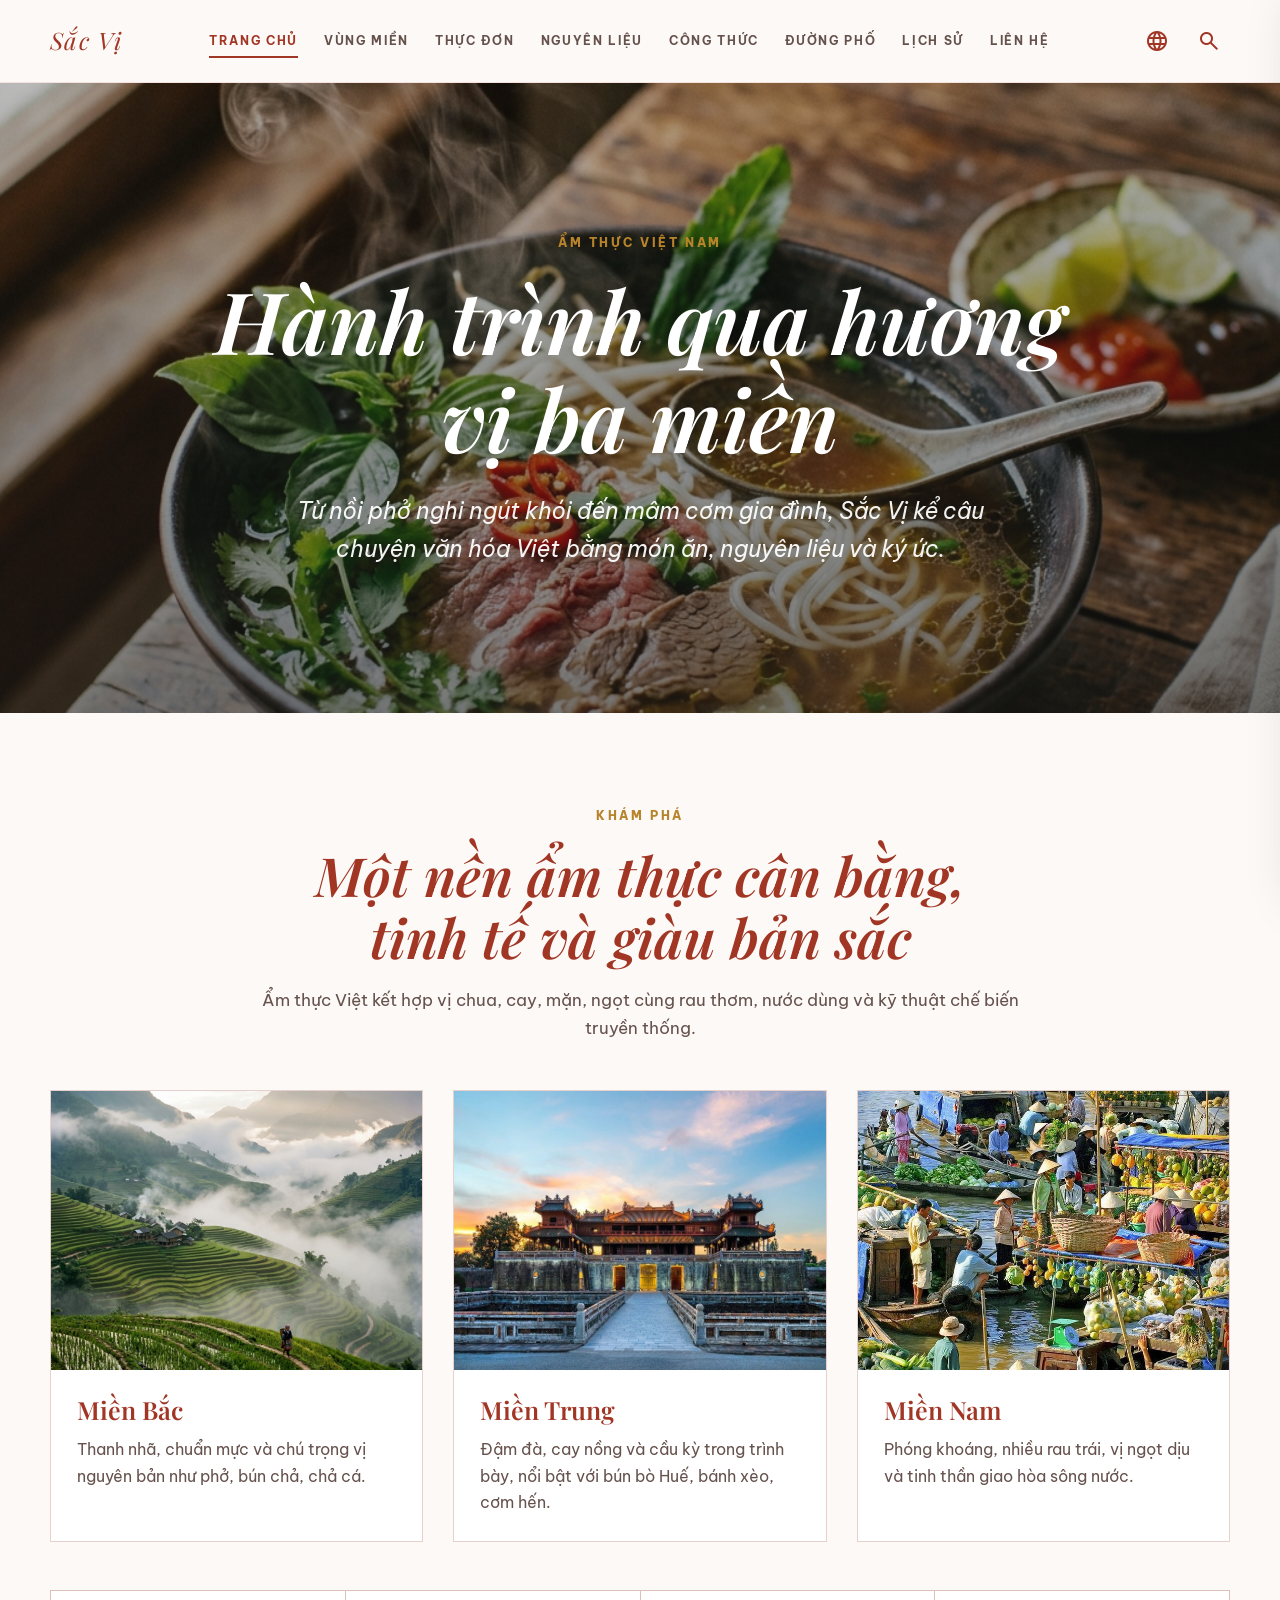
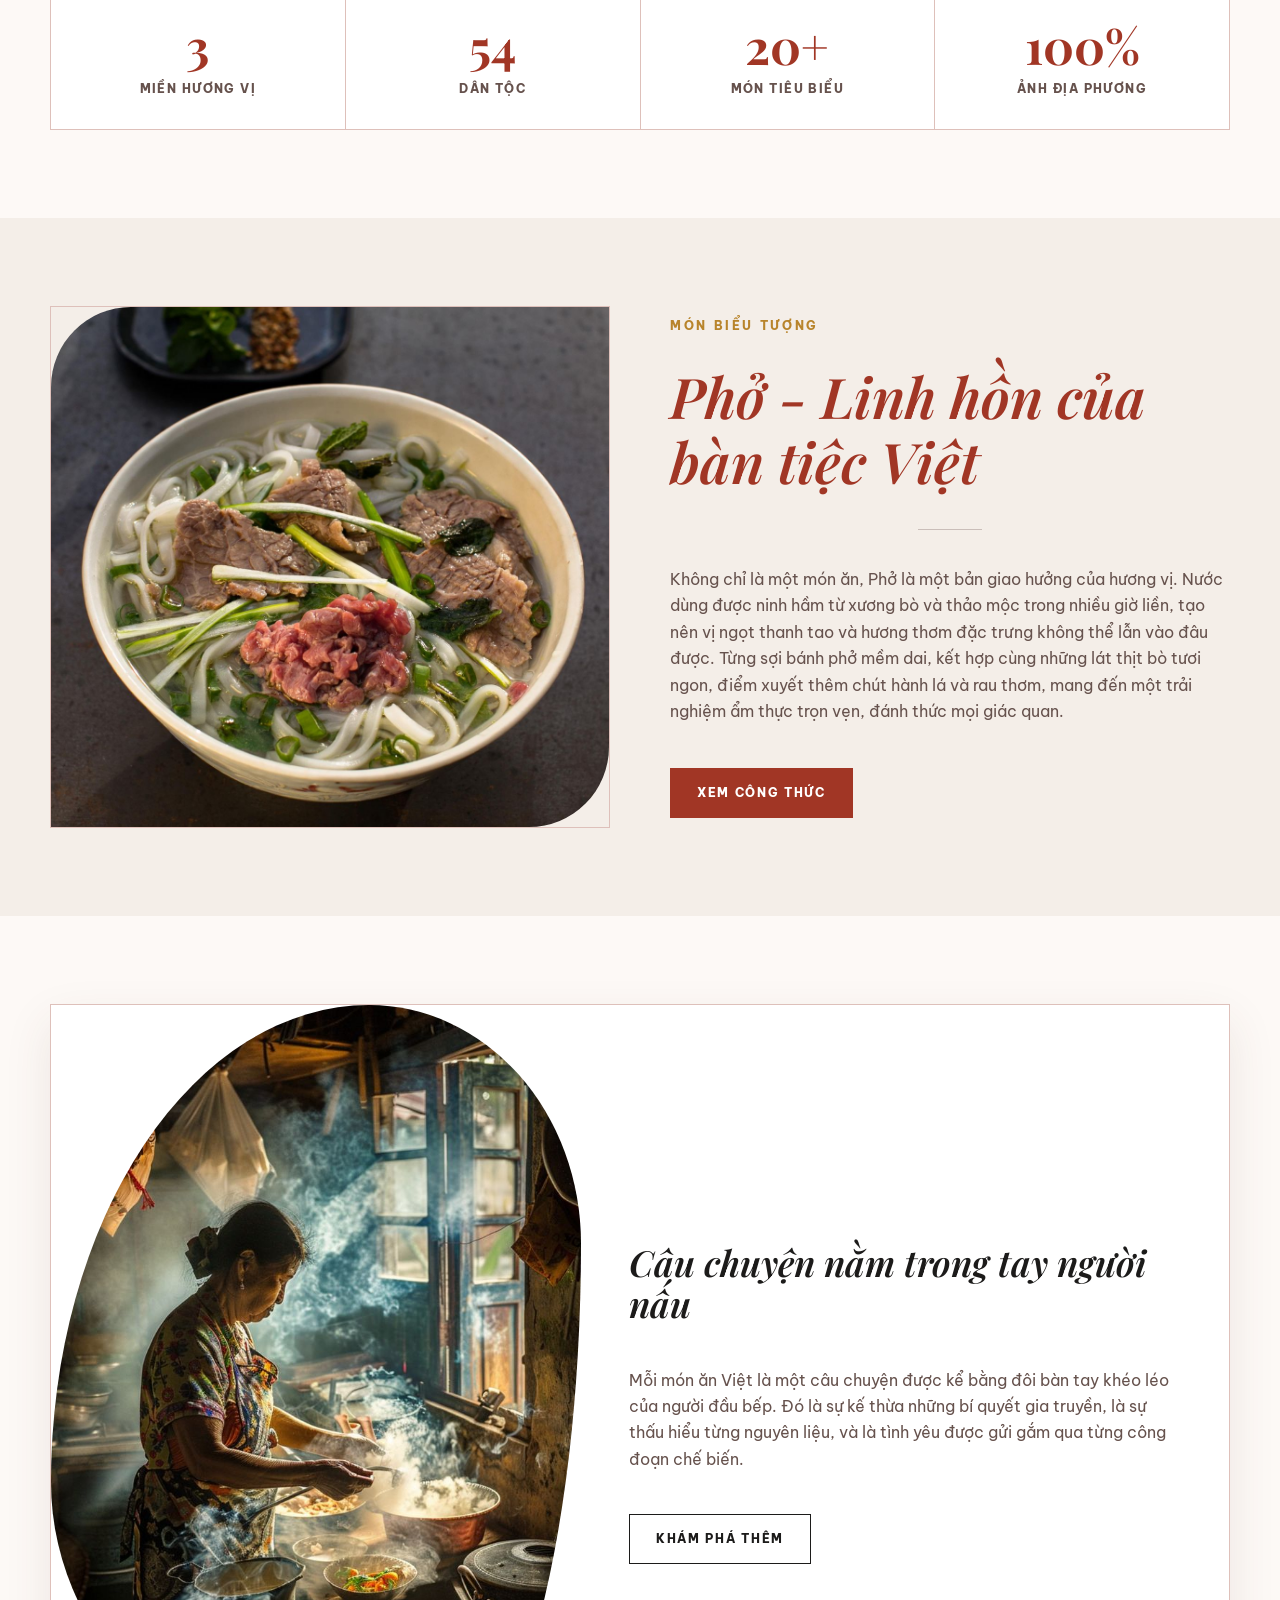
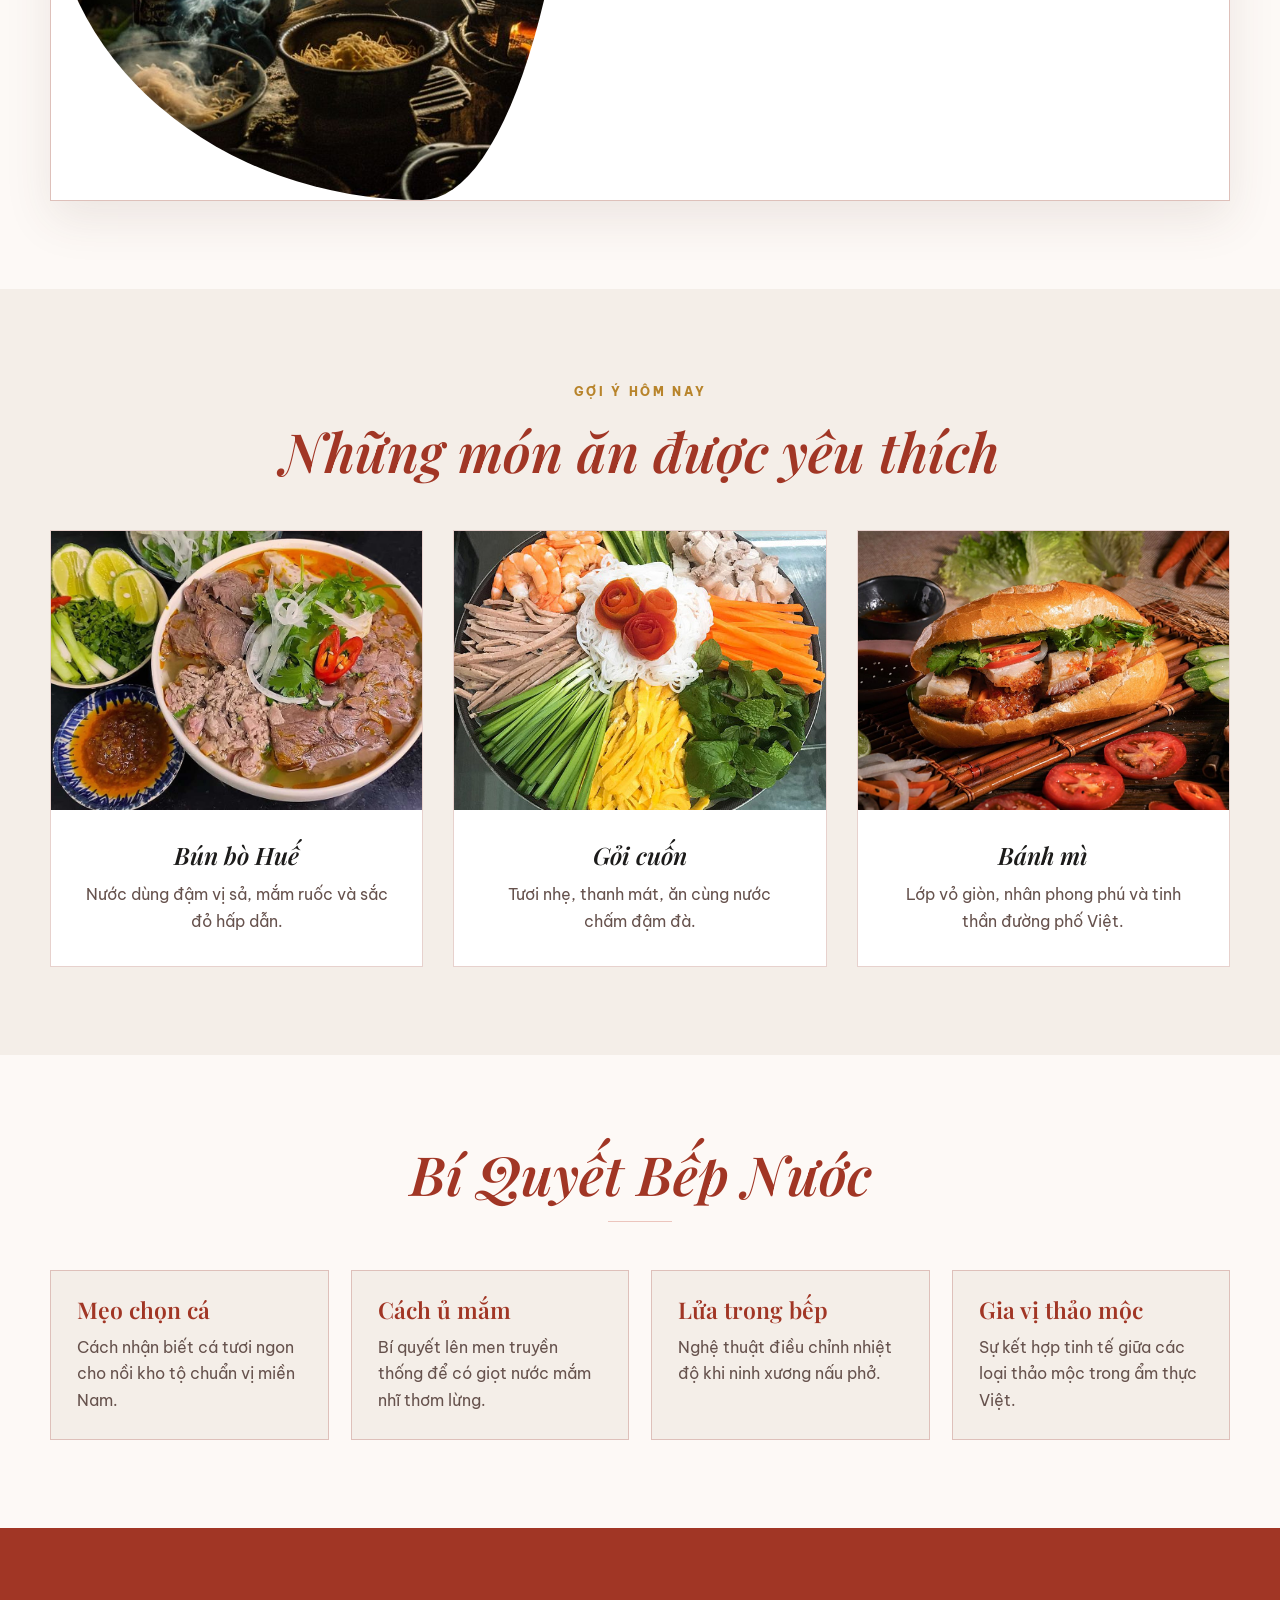
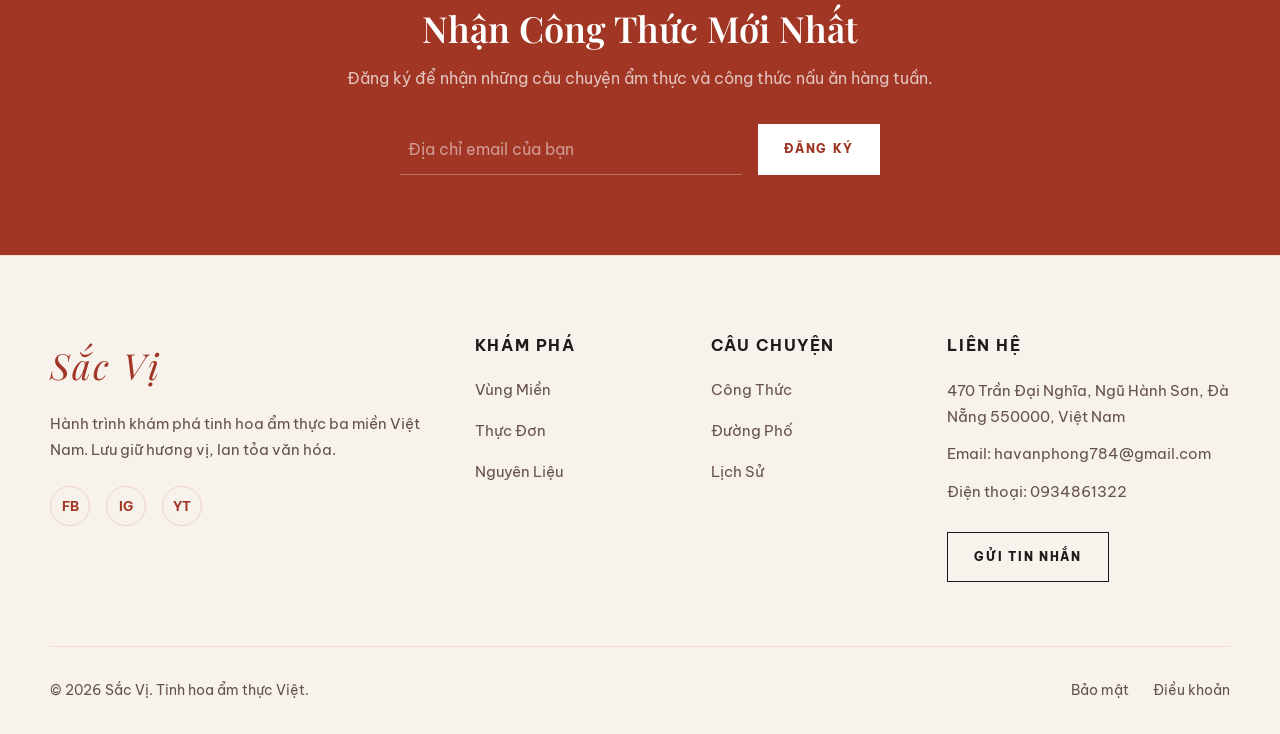
<file: index.html>
<!doctype html>
<html lang="vi">
  <head>
    <meta charset="utf-8" />
    <meta content="width=device-width, initial-scale=1.0" name="viewport" />
    <title>Sắc Vị - Hành trình qua hương vị ba miền</title>
    <meta
      content="Sắc Vị - Khám phá ẩm thực Việt Nam qua hương vị ba miền Bắc - Trung - Nam. Công thức, nguyên liệu và câu chuyện văn hóa sau mỗi món ăn."
      name="description"
    />
    <link href="https://fonts.googleapis.com" rel="preconnect" />
    <link crossorigin href="https://fonts.gstatic.com" rel="preconnect" />
    <link
      href="https://fonts.googleapis.com/css2?family=Material+Symbols+Outlined:wght,FILL@100..700,0..1&family=Be+Vietnam+Pro:ital,wght@0,300;0,400;0,500;0,600;0,700;1,400&family=Playfair+Display:ital,wght@0,400;0,600;0,700;1,400;1,600;1,700&display=swap"
      rel="stylesheet"
    />
    <link href="css/style.css" rel="stylesheet" />
  </head>
  <body>
    <div id="header-placeholder"></div>

    <main>
      <section class="hero">
        <video
          autoplay
          class="hero__media"
          loop
          muted
          playsinline
          poster="assets/img/hero_pho.png"
          src="assets/video/cooking.mp4"
        ></video>
        <div class="hero__content">
          <span class="eyebrow">Ẩm thực Việt Nam</span>
          <h1>Hành trình qua hương vị ba miền</h1>
          <p>
            Từ nồi phở nghi ngút khói đến mâm cơm gia đình, Sắc Vị kể câu chuyện
            văn hóa Việt bằng món ăn, nguyên liệu và ký ức.
          </p>
        </div>
      </section>

      <section class="section">
        <div class="container">
          <div class="section-heading section-heading--center reveal">
            <span class="eyebrow">Khám phá</span>
            <h2>Một nền ẩm thực cân bằng, tinh tế và giàu bản sắc</h2>
            <p>
              Ẩm thực Việt kết hợp vị chua, cay, mặn, ngọt cùng rau thơm, nước
              dùng và kỹ thuật chế biến truyền thống.
            </p>
          </div>
          <div class="card-grid card-grid--three">
            <article
              class="card reveal"
              data-card-link="vung-mien.html#mien-bac"
              role="link"
              tabindex="0"
            >
              <div class="card__image">
                <img alt="Ẩm thực miền Bắc" src="assets/img/north.png" />
              </div>
              <div class="card__body">
                <h3>Miền Bắc</h3>
                <p>
                  Thanh nhã, chuẩn mực và chú trọng vị nguyên bản như phở, bún
                  chả, chả cá.
                </p>
              </div>
            </article>
            <article
              class="card reveal delay-100"
              data-card-link="vung-mien.html#mien-trung"
              role="link"
              tabindex="0"
            >
              <div class="card__image">
                <img alt="Ẩm thực miền Trung" src="assets/img/central.png" />
              </div>
              <div class="card__body">
                <h3>Miền Trung</h3>
                <p>
                  Đậm đà, cay nồng và cầu kỳ trong trình bày, nổi bật với bún bò
                  Huế, bánh xèo, cơm hến.
                </p>
              </div>
            </article>
            <article
              class="card reveal delay-200"
              data-card-link="vung-mien.html#mien-nam"
              role="link"
              tabindex="0"
            >
              <div class="card__image">
                <img alt="Ẩm thực miền Nam" src="assets/img/south.png" />
              </div>
              <div class="card__body">
                <h3>Miền Nam</h3>
                <p>
                  Phóng khoáng, nhiều rau trái, vị ngọt dịu và tinh thần giao
                  hòa sông nước.
                </p>
              </div>
            </article>
          </div>
          <div class="stat-strip reveal">
            <div class="stat-item">
              <strong>3</strong><span>Miền hương vị</span>
            </div>
            <div class="stat-item"><strong>54</strong><span>Dân tộc</span></div>
            <div class="stat-item">
              <strong>20+</strong><span>Món tiêu biểu</span>
            </div>
            <div class="stat-item">
              <strong>100%</strong><span>Ảnh địa phương</span>
            </div>
          </div>
        </div>
      </section>

      <section class="section section--warm">
        <div class="container">
          <div class="feature">
            <div class="feature__image reveal-left">
              <img
                alt="Tô phở Việt Nam"
                class="art-radius-leaf"
                src="assets/img/pho-hero.png"
              />
            </div>
            <div class="feature__content reveal-right">
              <span class="eyebrow feature__eyebrow">Món biểu tượng</span>
              <h2>Phở - Linh hồn của bàn tiệc Việt</h2>
              <div
                class="editorial-divider editorial-divider--short editorial-divider--dark"
              ></div>
              <p class="feature__desc">
                Không chỉ là một món ăn, Phở là một bản giao hưởng của hương vị.
                Nước dùng được ninh hầm từ xương bò và thảo mộc trong nhiều giờ
                liền, tạo nên vị ngọt thanh tao và hương thơm đặc trưng không
                thể lẫn vào đâu được. Từng sợi bánh phở mềm dai, kết hợp cùng
                những lát thịt bò tươi ngon, điểm xuyết thêm chút hành lá và rau
                thơm, mang đến một trải nghiệm ẩm thực trọn vẹn, đánh thức mọi
                giác quan.
              </p>
              <a class="button" href="cong-thuc.html">Xem công thức</a>
            </div>
          </div>
        </div>
      </section>

      <section class="section">
        <div class="container">
          <div class="story-panel story-panel--editorial reveal">
            <div class="story-panel__image">
              <img
                alt="Nghệ nhân cuốn gỏi cuốn"
                class="art-radius-organic-1"
                src="assets/img/dau-bep.png"
              />
            </div>
            <div class="story-panel__content">
              <h2>Câu chuyện nằm trong tay người nấu</h2>
              <p>
                Mỗi món ăn Việt là một câu chuyện được kể bằng đôi bàn tay khéo
                léo của người đầu bếp. Đó là sự kế thừa những bí quyết gia
                truyền, là sự thấu hiểu từng nguyên liệu, và là tình yêu được
                gửi gắm qua từng công đoạn chế biến.
              </p>
              <a class="button button--outline" href="lich-su.html"
                >Khám phá thêm</a
              >
            </div>
          </div>
        </div>
      </section>

      <section class="section section--warm">
        <div class="container">
          <div class="section-heading section-heading--center reveal">
            <span class="eyebrow">Gợi ý hôm nay</span>
            <h2>Những món ăn được yêu thích</h2>
          </div>
          <div class="card-grid card-grid--three">
            <article
              class="card editorial-border reveal"
              data-card-link="thuc-don.html#monNuoc"
              role="link"
              tabindex="0"
            >
              <div class="card__image">
                <img alt="Bún bò Huế" src="assets/img/bun-bo-hue.jpg" />
              </div>
              <div class="card__body">
                <h3>Bún bò Huế</h3>
                <p>Nước dùng đậm vị sả, mắm ruốc và sắc đỏ hấp dẫn.</p>
              </div>
            </article>
            <article
              class="card editorial-border reveal delay-100"
              data-card-link="thuc-don.html#khaiVi"
              role="link"
              tabindex="0"
            >
              <div class="card__image">
                <img
                  alt="Gỏi cuốn tôm thịt"
                  src="assets/img/goi-cuon-tom-thit.jpg"
                />
              </div>
              <div class="card__body">
                <h3>Gỏi cuốn</h3>
                <p>Tươi nhẹ, thanh mát, ăn cùng nước chấm đậm đà.</p>
              </div>
            </article>
            <article
              class="card editorial-border reveal delay-200"
              data-card-link="duong-pho.html"
              role="link"
              tabindex="0"
            >
              <div class="card__image">
                <img alt="Bánh mì Việt Nam" src="assets/img/banh-mi.png" />
              </div>
              <div class="card__body">
                <h3>Bánh mì</h3>
                <p>Lớp vỏ giòn, nhân phong phú và tinh thần đường phố Việt.</p>
              </div>
            </article>
          </div>
        </div>
      </section>

      <section class="section">
        <div class="container">
          <div class="section-heading section-heading--center reveal">
            <h2>Bí Quyết Bếp Nước</h2>
            <div class="editorial-divider editorial-divider--short"></div>
          </div>
          <div class="note-grid">
            <article class="note-card editorial-border reveal group">
              <h3>Mẹo chọn cá</h3>
              <p>
                Cách nhận biết cá tươi ngon cho nồi kho tộ chuẩn vị miền Nam.
              </p>
            </article>
            <article class="note-card editorial-border reveal delay-100 group">
              <h3>Cách ủ mắm</h3>
              <p>
                Bí quyết lên men truyền thống để có giọt nước mắm nhĩ thơm lừng.
              </p>
            </article>
            <article class="note-card editorial-border reveal delay-200 group">
              <h3>Lửa trong bếp</h3>
              <p>Nghệ thuật điều chỉnh nhiệt độ khi ninh xương nấu phở.</p>
            </article>
            <article class="note-card editorial-border reveal delay-300 group">
              <h3>Gia vị thảo mộc</h3>
              <p>
                Sự kết hợp tinh tế giữa các loại thảo mộc trong ẩm thực Việt.
              </p>
            </article>
          </div>
        </div>
      </section>

      <section class="newsletter newsletter--editorial reveal">
        <div class="container max-w-3xl">
          <h2>Nhận Công Thức Mới Nhất</h2>
          <p>
            Đăng ký để nhận những câu chuyện ẩm thực và công thức nấu ăn hàng
            tuần.
          </p>
          <form class="newsletter__form">
            <input
              aria-label="Email"
              placeholder="Địa chỉ email của bạn"
              required
              type="email"
            />
            <button class="button" type="submit">Đăng ký</button>
          </form>
        </div>
      </section>
    </main>

    <div id="footer-placeholder"></div>
    <script src="js/main.js"></script>
  </body>
</html>
</file>
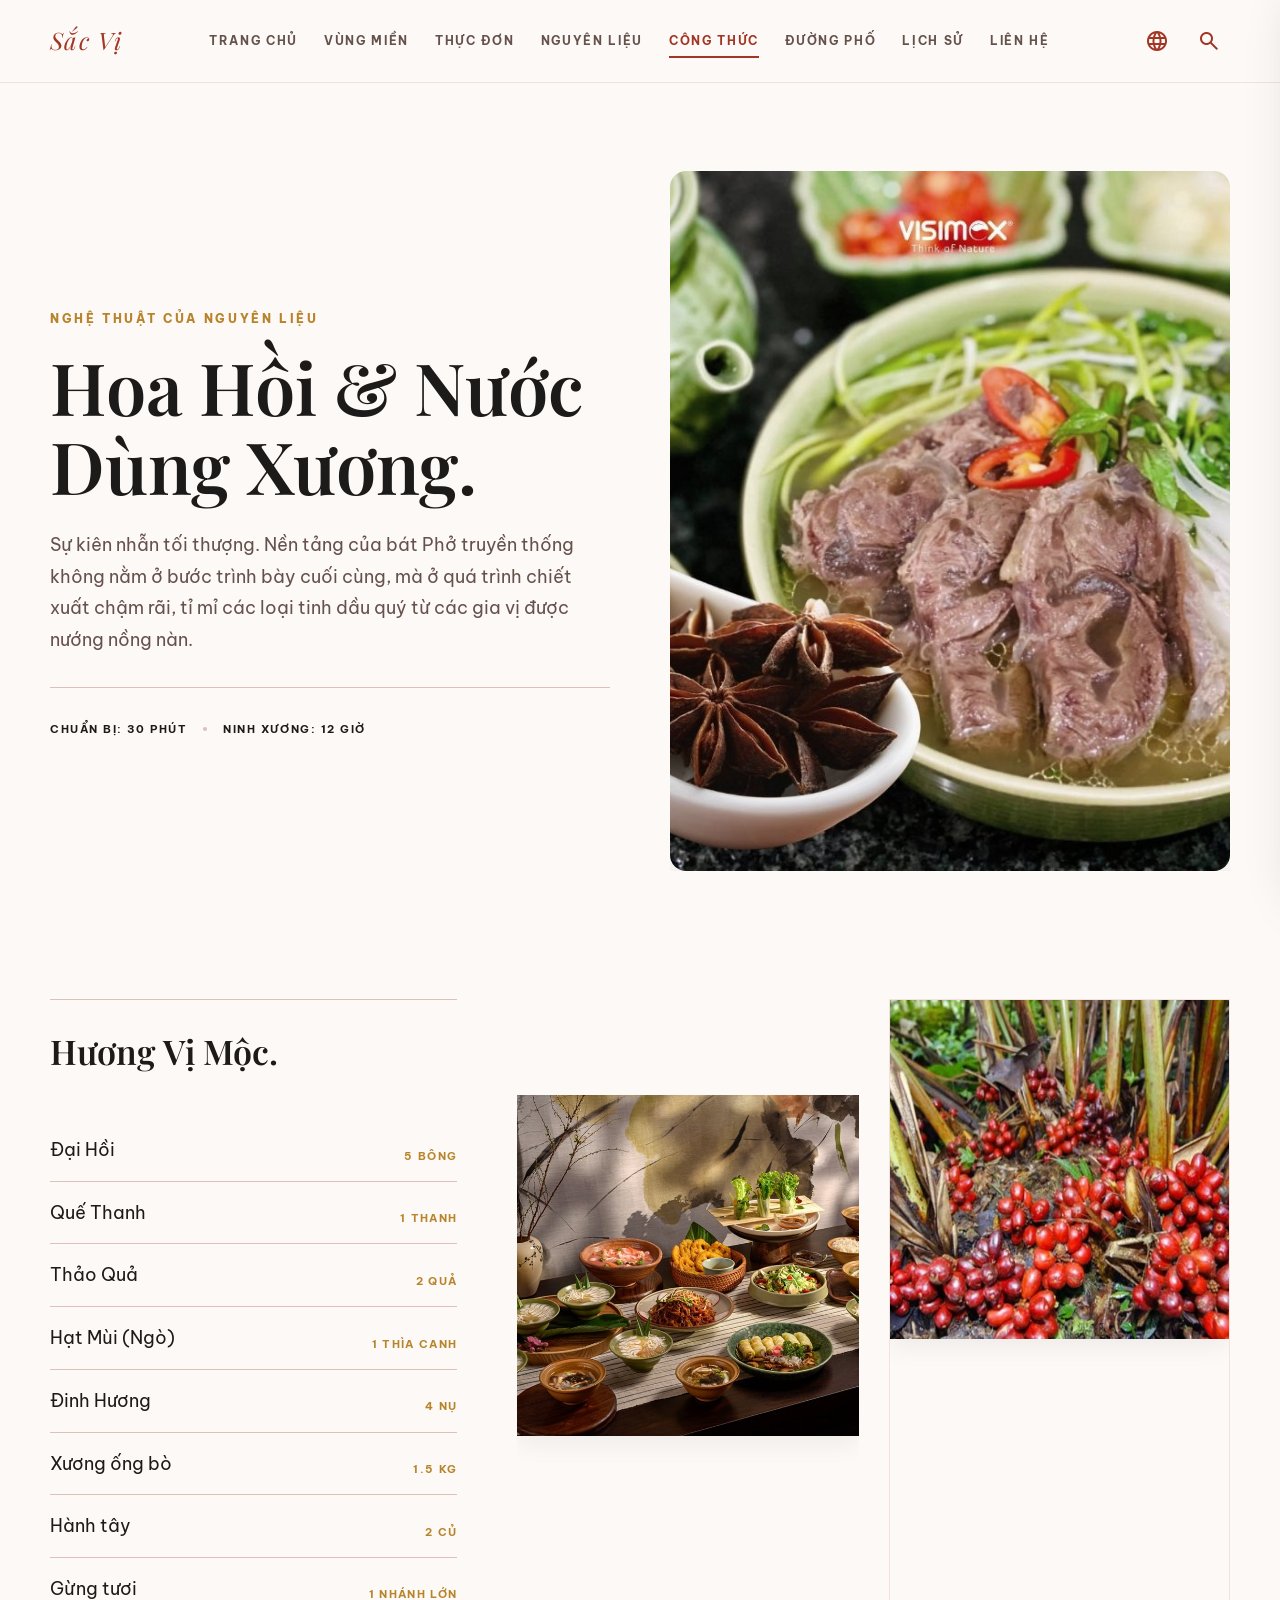
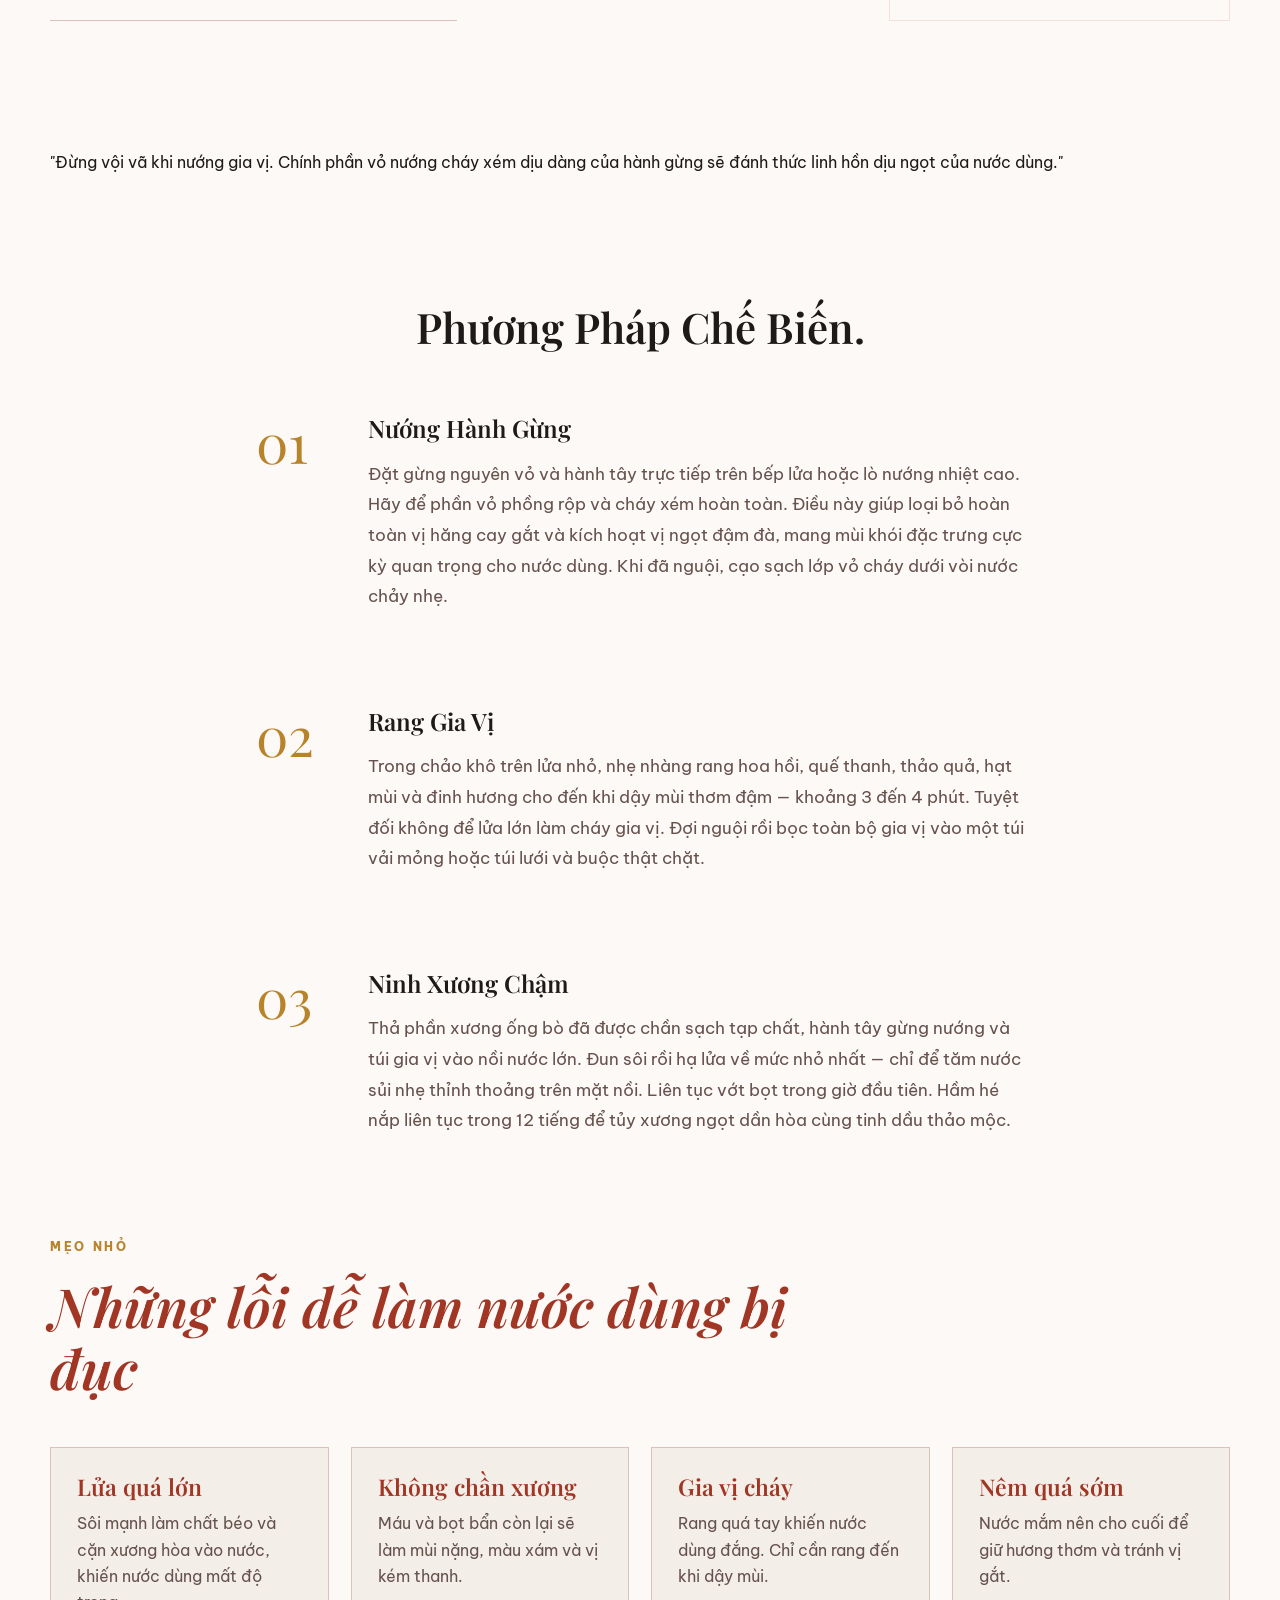
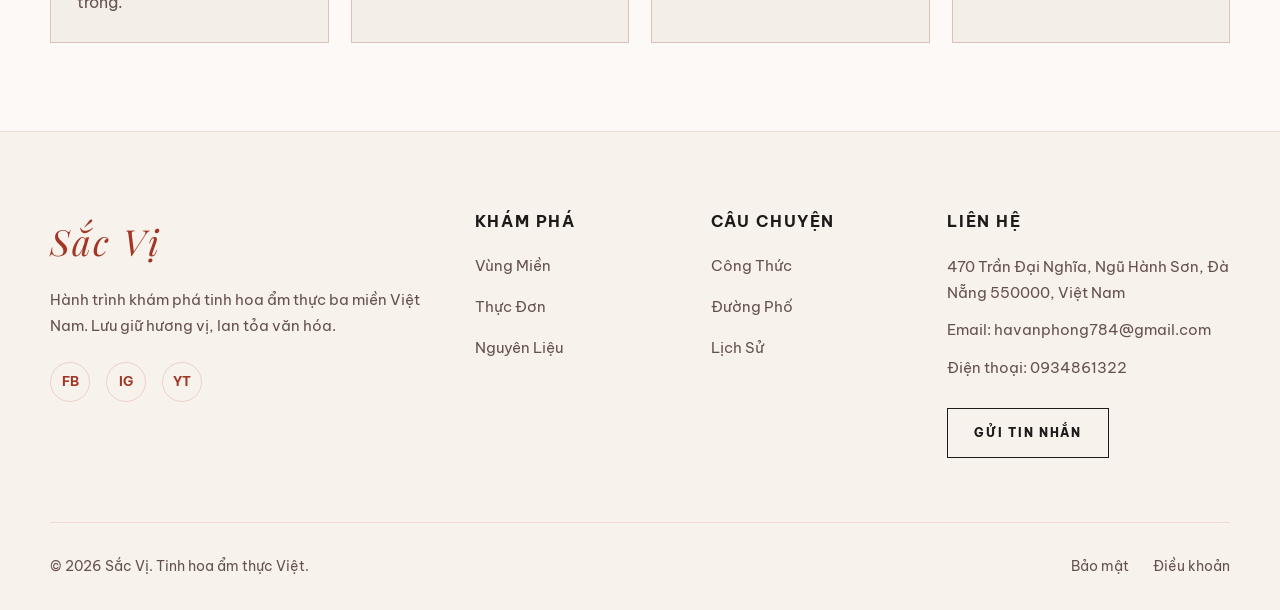
<file: cong-thuc.html>
<!doctype html>
<html lang="vi">
  <head>
    <meta charset="utf-8" />
    <meta content="width=device-width, initial-scale=1.0" name="viewport" />
    <title>Công thức nước dùng phở - Sắc Vị</title>
    <meta
      content="Công thức nấu nước dùng phở bò chuẩn vị: từ cách sơ chế xương, nướng hành gừng, rang gia vị đến ninh nhỏ lửa 12 tiếng."
      name="description"
    />
    <link href="https://fonts.googleapis.com" rel="preconnect" />
    <link crossorigin href="https://fonts.gstatic.com" rel="preconnect" />
    <link
      href="https://fonts.googleapis.com/css2?family=Material+Symbols+Outlined:wght,FILL@100..700,0..1&family=Be+Vietnam+Pro:ital,wght@0,300;0,400;0,500;0,600;0,700;1,400&family=Playfair+Display:ital,wght@0,400;0,600;0,700;1,400;1,600;1,700&display=swap"
      rel="stylesheet"
    />
    <link href="css/style.css" rel="stylesheet" />
    <link href="css/pages/cong-thuc.css" rel="stylesheet" />
  </head>
  <body>
    <div id="header-placeholder"></div>

    <main>
      <section class="section">
        <div class="container">
          <article class="recipe-hero">
            <div class="recipe-hero__content reveal-left">
              <span class="eyebrow">Nghệ thuật của nguyên liệu</span>
              <h1>Hoa Hồi &amp; Nước Dùng Xương.</h1>
              <p>
                Sự kiên nhẫn tối thượng. Nền tảng của bát Phở truyền thống không
                nằm ở bước trình bày cuối cùng, mà ở quá trình chiết xuất chậm
                rãi, tỉ mỉ các loại tinh dầu quý từ các gia vị được nướng nồng
                nàn.
              </p>
              <div class="recipe-hero__meta">
                <span class="recipe-hero__meta-item">Chuẩn bị: 30 phút</span>
                <span class="recipe-hero__meta-dot"></span>
                <span class="recipe-hero__meta-item">Ninh xương: 12 giờ</span>
              </div>
            </div>
            <div class="recipe-hero__image reveal-right">
              <img
                alt="Quế hồi thảo quả nướng thơm ngon làm nước dùng phở"
                class="art-radius-soft"
                src="assets/img/hoa-hoi-ham-xuong.png"
              />
              <span
                class="recipe-hero__rotated-label"
                style="font-family: var(--font-display)"
                >Hoa Hồi — Illicium verum</span
              >
            </div>
          </article>

          <section class="ingredient-table-section">
            <div class="reveal-left">
              <h2 class="ingredient-table__heading">Hương Vị Mộc.</h2>
              <div class="ingredient-table__list">
                <div class="ingredient-table__row">
                  <span class="ingredient-table__name">Đại Hồi</span>
                  <span class="ingredient-table__amount">5 bông</span>
                </div>
                <div class="ingredient-table__row">
                  <span class="ingredient-table__name">Quế Thanh</span>
                  <span class="ingredient-table__amount">1 thanh</span>
                </div>
                <div class="ingredient-table__row">
                  <span class="ingredient-table__name">Thảo Quả</span>
                  <span class="ingredient-table__amount">2 quả</span>
                </div>
                <div class="ingredient-table__row">
                  <span class="ingredient-table__name">Hạt Mùi (Ngò)</span>
                  <span class="ingredient-table__amount">1 thìa canh</span>
                </div>
                <div class="ingredient-table__row">
                  <span class="ingredient-table__name">Đinh Hương</span>
                  <span class="ingredient-table__amount">4 nụ</span>
                </div>
                <div class="ingredient-table__row">
                  <span class="ingredient-table__name">Xương ống bò</span>
                  <span class="ingredient-table__amount">1.5 kg</span>
                </div>
                <div class="ingredient-table__row">
                  <span class="ingredient-table__name">Hành tây</span>
                  <span class="ingredient-table__amount">2 củ</span>
                </div>
                <div class="ingredient-table__row">
                  <span class="ingredient-table__name">Gừng tươi</span>
                  <span class="ingredient-table__amount">1 nhánh lớn</span>
                </div>
              </div>
            </div>
            <div class="image-pair">
              <div class="image-pair__item reveal delay-100">
                <img
                  alt="Quế thanh và đinh hương trên nền vải lanh mộc mạc"
                  src="assets/img/gia-vi.png"
                />
              </div>
              <div class="image-pair__item reveal delay-200 editorial-border">
                <img
                  alt="Thảo quả giã dập trong cối đá cổ truyền"
                  src="assets/img/thao-qua.png"
                />
              </div>
            </div>
          </section>

          <div class="pull-quote reveal" style="margin-bottom: 128px">
            <p>
              "Đừng vội vã khi nướng gia vị. Chính phần vỏ nướng cháy xém dịu
              dàng của hành gừng sẽ đánh thức linh hồn dịu ngọt của nước dùng."
            </p>
          </div>

          <div class="method-section">
            <h2 class="reveal">Phương Pháp Chế Biến.</h2>
            <div class="method-steps">
              <div class="method-step reveal">
                <span class="method-step__number">01</span>
                <div>
                  <h3>Nướng Hành Gừng</h3>
                  <p>
                    Đặt gừng nguyên vỏ và hành tây trực tiếp trên bếp lửa hoặc
                    lò nướng nhiệt cao. Hãy để phần vỏ phồng rộp và cháy xém
                    hoàn toàn. Điều này giúp loại bỏ hoàn toàn vị hăng cay gắt
                    và kích hoạt vị ngọt đậm đà, mang mùi khói đặc trưng cực kỳ
                    quan trọng cho nước dùng. Khi đã nguội, cạo sạch lớp vỏ cháy
                    dưới vòi nước chảy nhẹ.
                  </p>
                </div>
              </div>
              <div class="method-step reveal">
                <span class="method-step__number">02</span>
                <div>
                  <h3>Rang Gia Vị</h3>
                  <p>
                    Trong chảo khô trên lửa nhỏ, nhẹ nhàng rang hoa hồi, quế
                    thanh, thảo quả, hạt mùi và đinh hương cho đến khi dậy mùi
                    thơm đậm — khoảng 3 đến 4 phút. Tuyệt đối không để lửa lớn
                    làm cháy gia vị. Đợi nguội rồi bọc toàn bộ gia vị vào một
                    túi vải mỏng hoặc túi lưới và buộc thật chặt.
                  </p>
                </div>
              </div>
              <div class="method-step reveal">
                <span class="method-step__number">03</span>
                <div>
                  <h3>Ninh Xương Chậm</h3>
                  <p>
                    Thả phần xương ống bò đã được chần sạch tạp chất, hành tây
                    gừng nướng và túi gia vị vào nồi nước lớn. Đun sôi rồi hạ
                    lửa về mức nhỏ nhất — chỉ để tăm nước sủi nhẹ thỉnh thoảng
                    trên mặt nồi. Liên tục vớt bọt trong giờ đầu tiên. Hầm hé
                    nắp liên tục trong 12 tiếng để tủy xương ngọt dần hòa cùng
                    tinh dầu thảo mộc.
                  </p>
                </div>
              </div>
            </div>
          </div>

          <div style="margin-top: 96px">
            <div class="section-heading reveal">
              <span class="eyebrow">Mẹo nhỏ</span>
              <h2>Những lỗi dễ làm nước dùng bị đục</h2>
            </div>
            <div class="note-grid">
              <article class="note-card reveal">
                <h3>Lửa quá lớn</h3>
                <p>
                  Sôi mạnh làm chất béo và cặn xương hòa vào nước, khiến nước
                  dùng mất độ trong.
                </p>
              </article>
              <article class="note-card reveal delay-100">
                <h3>Không chần xương</h3>
                <p>
                  Máu và bọt bẩn còn lại sẽ làm mùi nặng, màu xám và vị kém
                  thanh.
                </p>
              </article>
              <article class="note-card reveal delay-200">
                <h3>Gia vị cháy</h3>
                <p>
                  Rang quá tay khiến nước dùng đắng. Chỉ cần rang đến khi dậy
                  mùi.
                </p>
              </article>
              <article class="note-card reveal delay-300">
                <h3>Nêm quá sớm</h3>
                <p>Nước mắm nên cho cuối để giữ hương thơm và tránh vị gắt.</p>
              </article>
            </div>
          </div>
        </div>
      </section>
    </main>

    <div id="footer-placeholder"></div>
    <script src="js/main.js"></script>
  </body>
</html>
</file>
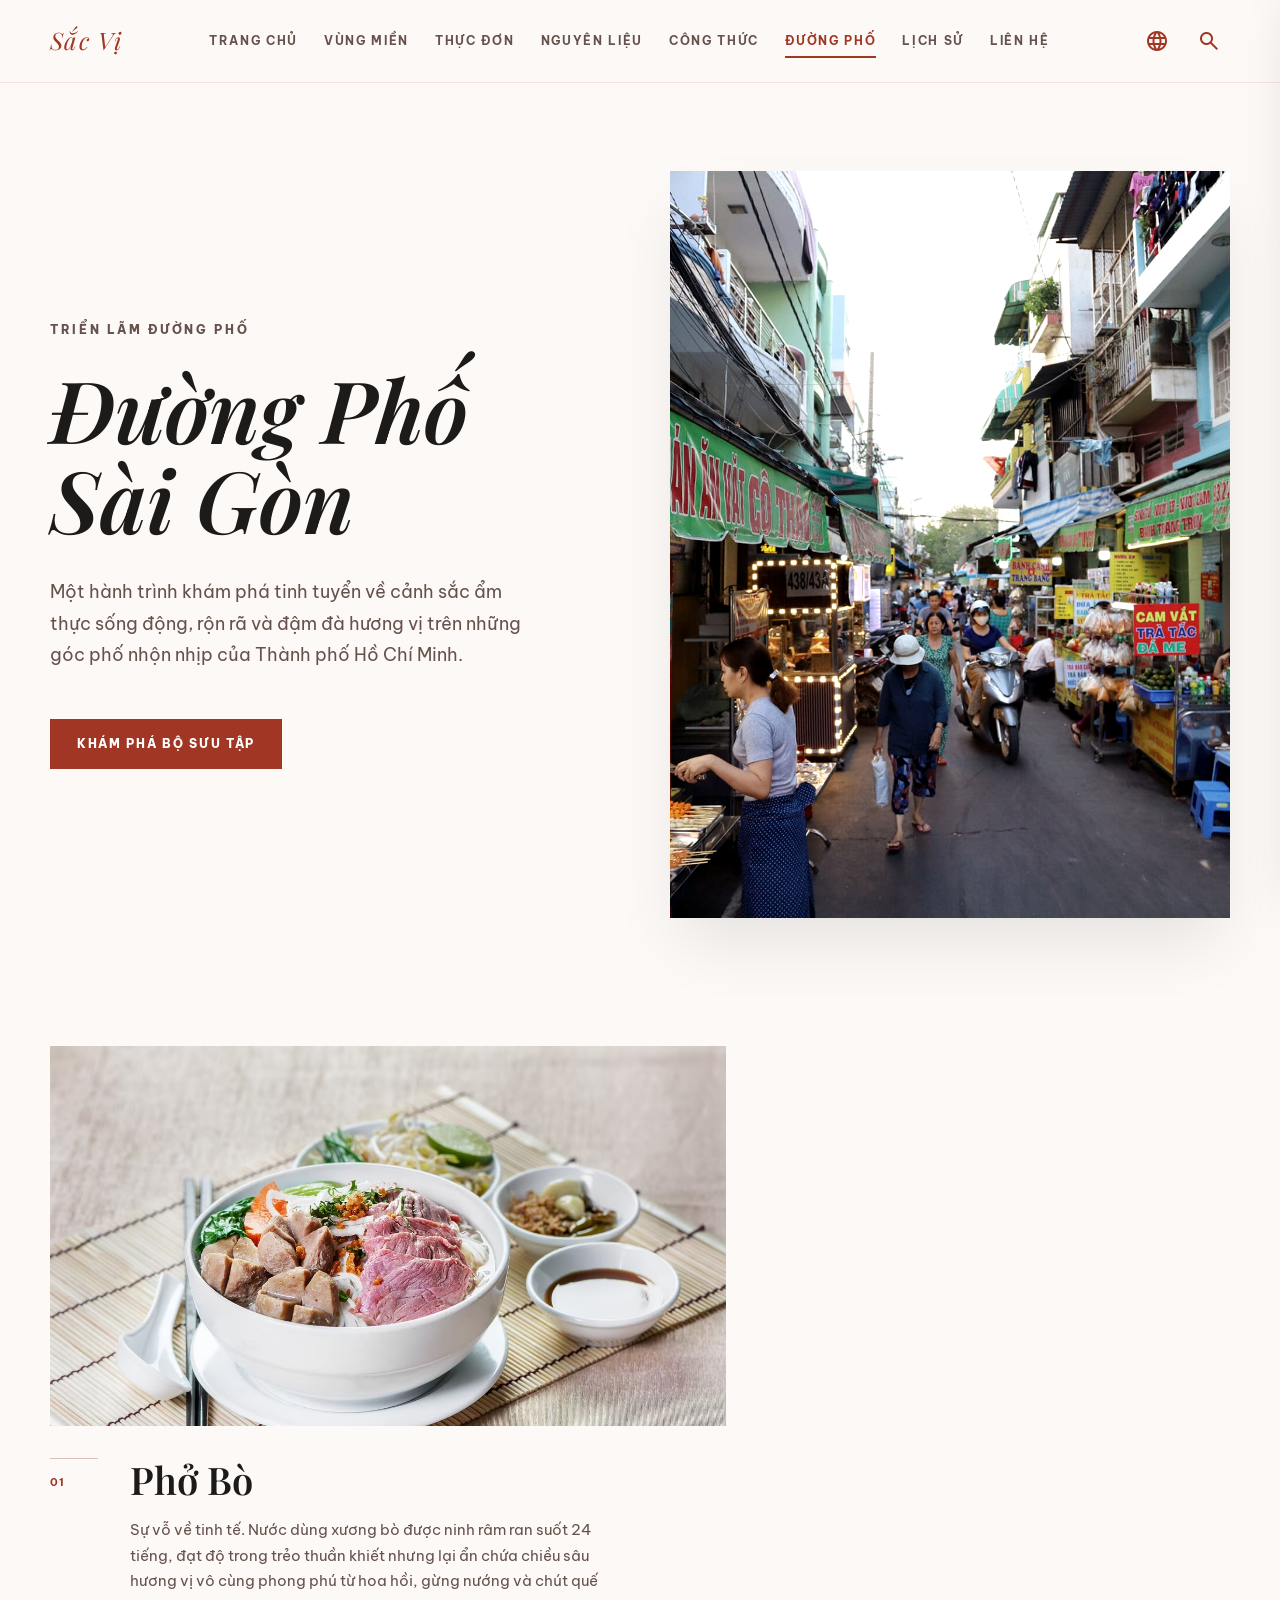
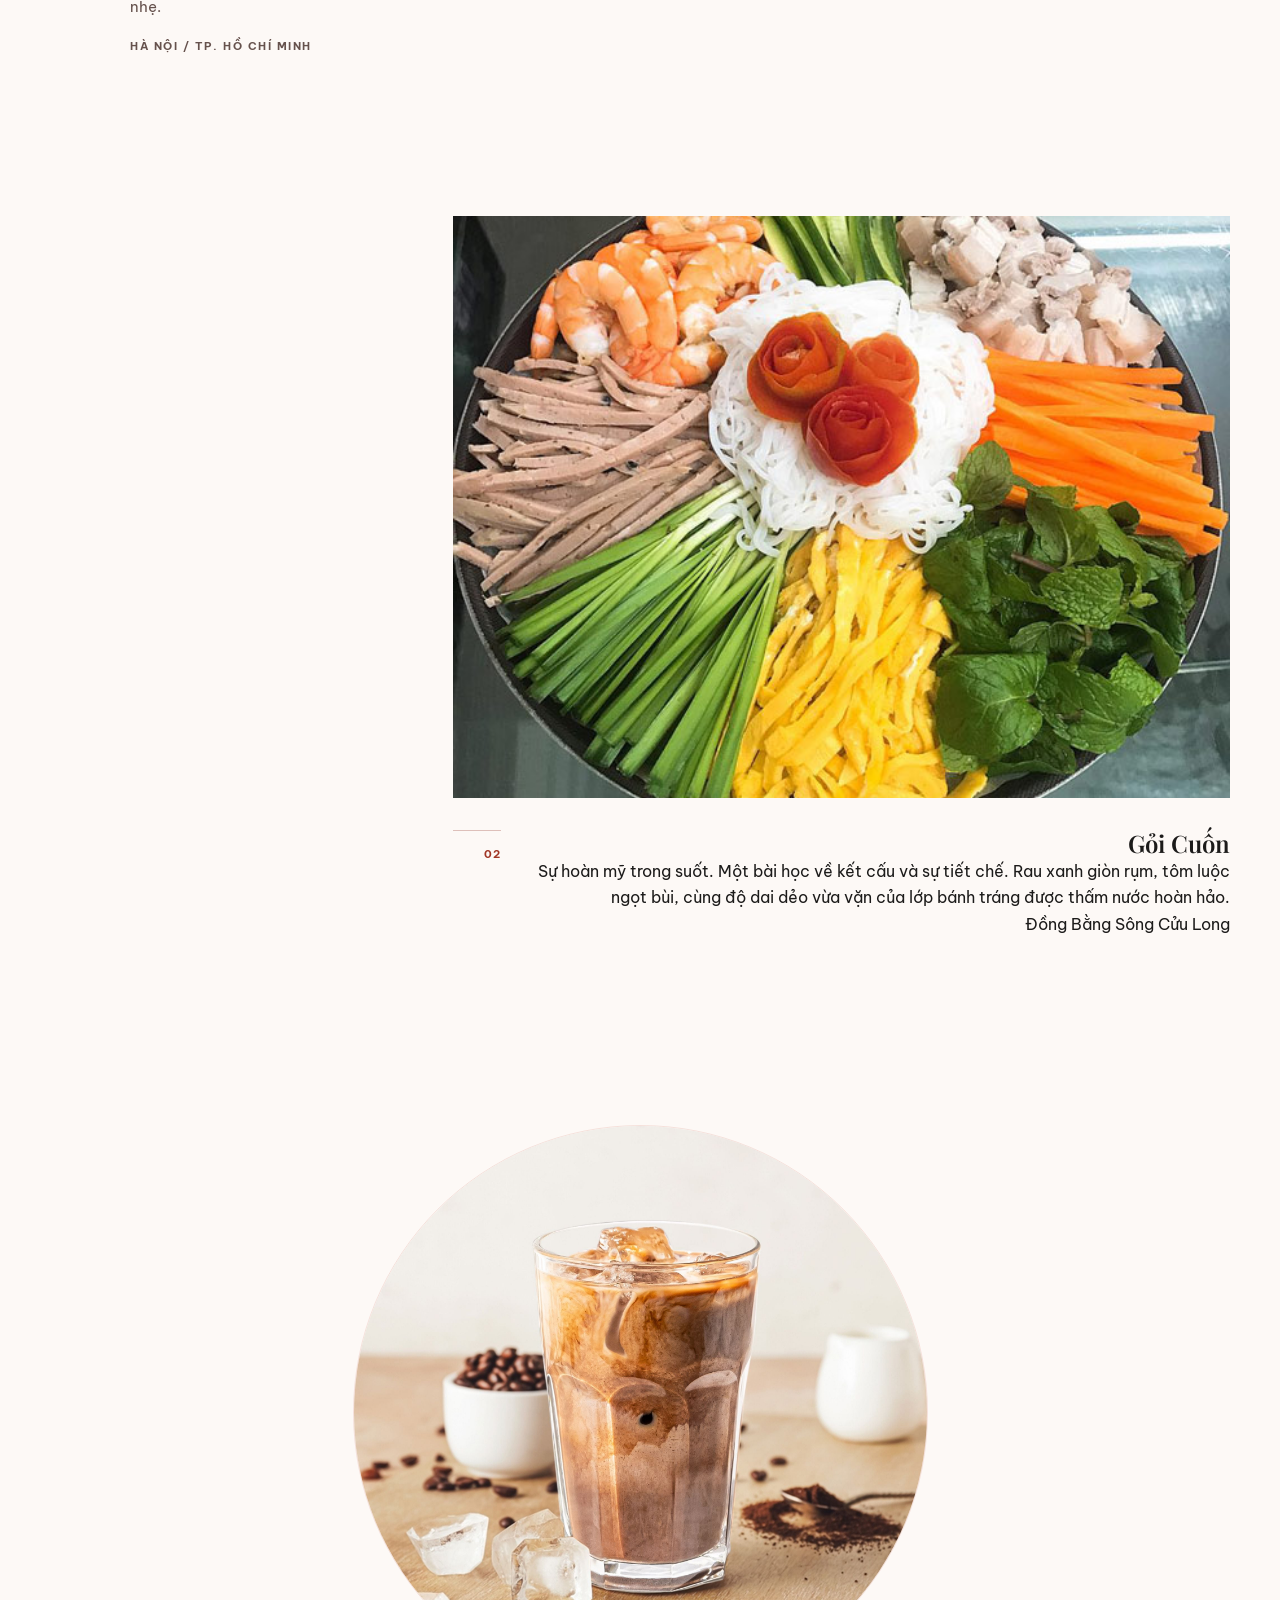
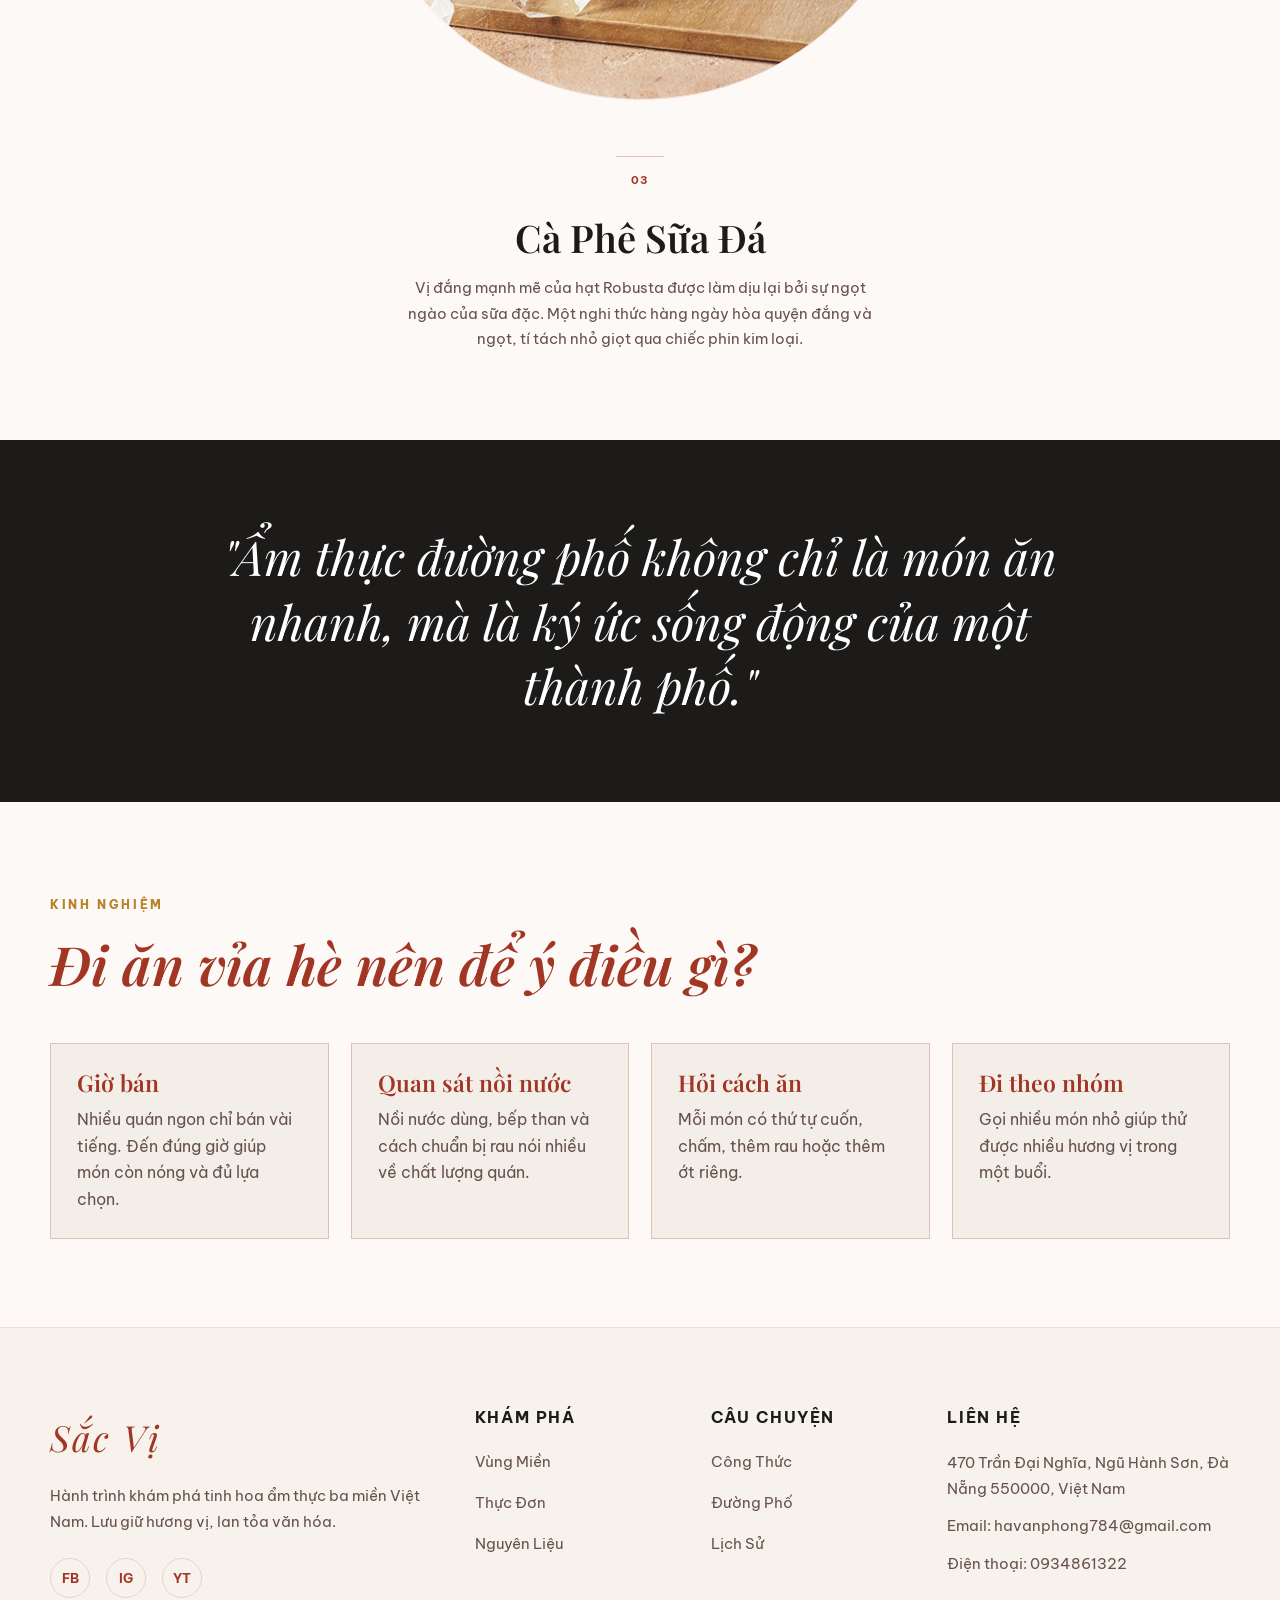
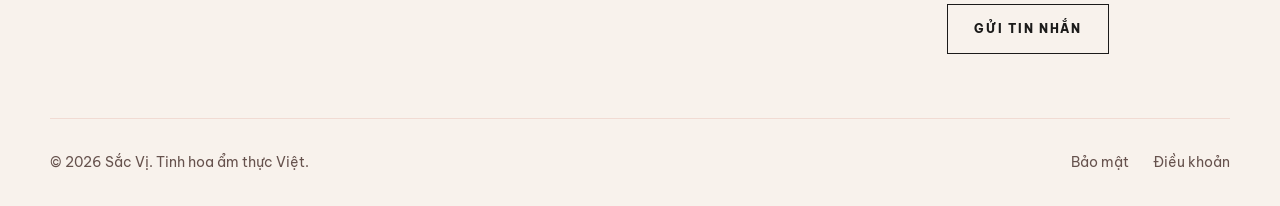
<file: duong-pho.html>
<!doctype html>
<html lang="vi">
  <head>
    <meta charset="utf-8" />
    <meta content="width=device-width, initial-scale=1.0" name="viewport" />
    <title>Ẩm thực đường phố - Sắc Vị</title>
    <meta
      content="Khám phá ẩm thực đường phố Việt Nam - từ bánh mì, phở vỉa hè đến gỏi cuốn và cà phê sữa đá. Nghệ thuật của những gánh hàng rong."
      name="description"
    />
    <link href="https://fonts.googleapis.com" rel="preconnect" />
    <link crossorigin href="https://fonts.gstatic.com" rel="preconnect" />
    <link
      href="https://fonts.googleapis.com/css2?family=Material+Symbols+Outlined:wght,FILL@100..700,0..1&family=Be+Vietnam+Pro:ital,wght@0,300;0,400;0,500;0,600;0,700;1,400&family=Playfair+Display:ital,wght@0,400;0,600;0,700;1,400;1,600;1,700&display=swap"
      rel="stylesheet"
    />
    <link href="css/style.css" rel="stylesheet" />
    <link href="css/pages/duong-pho.css" rel="stylesheet" />
  </head>
  <body>
    <div id="header-placeholder"></div>

    <main>
      <section class="section">
        <div class="container">
          <div class="gallery-hero">
            <div class="gallery-hero__content animate-fade-up">
              <span class="eyebrow" style="color: var(--muted)"
                >Triển lãm đường phố</span
              >
              <h1>Đường Phố<br />Sài Gòn</h1>
              <p>
                Một hành trình khám phá tinh tuyển về cảnh sắc ẩm thực sống
                động, rộn rã và đậm đà hương vị trên những góc phố nhộn nhịp của
                Thành phố Hồ Chí Minh.
              </p>
              <a class="button" href="#gallery">Khám phá bộ sưu tập</a>
            </div>
            <div class="gallery-hero__image reveal-right">
              <img
                alt="Bánh mì kẹp đầy nhân phong cách đường phố"
                src="assets/img/am-thuc-duong-pho-sai-gon.jpg"
              />
              <span
                class="vertical-label"
                style="position: absolute; left: -48px; bottom: 96px"
                >Bánh Mì Thịt</span
              >
            </div>
          </div>

          <div class="gallery-section" id="gallery">
            <div class="gallery-item gallery-item--left reveal-left">
              <div
                class="gallery-item__image"
                style="aspect-ratio: 16/9; overflow: hidden"
              >
                <img
                  alt="Bát phở bò nghi ngút khói chụp từ góc trên"
                  src="assets/img/pho-via-he.png"
                />
              </div>
              <div class="gallery-item__meta">
                <div class="gallery-item__number-box">
                  <span class="gallery-item__number">01</span>
                </div>
                <div class="gallery-item__text">
                  <h2>Phở Bò</h2>
                  <p>
                    Sự vỗ về tinh tế. Nước dùng xương bò được ninh râm ran suốt
                    24 tiếng, đạt độ trong trẻo thuần khiết nhưng lại ẩn chứa
                    chiều sâu hương vị vô cùng phong phú từ hoa hồi, gừng nướng
                    và chút quế nhẹ.
                  </p>
                  <span class="gallery-item__origin"
                    >Hà Nội / TP. Hồ Chí Minh</span
                  >
                </div>
              </div>
            </div>

            <div class="gallery-spacer"></div>

            <div class="gallery-spacer--left"></div>

            <div class="gallery-item gallery-item--right reveal-right">
              <div
                class="gallery-item__image"
                style="aspect-ratio: 4/3; overflow: hidden"
              >
                <img
                  alt="Cận cảnh gỏi cuốn tươi ngon trong suốt lộ tôm thịt"
                  src="assets/img/goi-cuon-tom-thit.jpg"
                />
              </div>
              <div class="gallery-item__meta">
                <div>
                  <h2>Gỏi Cuốn</h2>
                  <p>
                    Sự hoàn mỹ trong suốt. Một bài học về kết cấu và sự tiết
                    chế. Rau xanh giòn rụm, tôm luộc ngọt bùi, cùng độ dai dẻo
                    vừa vặn của lớp bánh tráng được thấm nước hoàn hảo.
                  </p>
                  <span class="gallery-item__origin"
                    >Đồng Bằng Sông Cửu Long</span
                  >
                </div>
                <div class="gallery-item__number-box">
                  <span class="gallery-item__number">02</span>
                </div>
              </div>
            </div>

            <div class="gallery-spacer--left"></div>

            <div class="gallery-item gallery-item--center reveal">
              <div
                class="gallery-item__image editorial-border"
                style="aspect-ratio: 1/1; overflow: hidden; border-radius: 50%"
              >
                <img
                  alt="Ly cà phê sữa đá đang được khuấy đều"
                  src="assets/img/ca-phe.png"
                />
              </div>
              <div
                style="
                  display: flex;
                  flex-direction: column;
                  align-items: center;
                  text-align: center;
                  padding-top: 24px;
                "
              >
                <div
                  class="gallery-item__number-box"
                  style="margin-bottom: 24px"
                >
                  <span class="gallery-item__number">03</span>
                </div>
                <h2
                  style="
                    font-size: clamp(24px, 3.5vw, 38px);
                    color: var(--ink);
                    margin-bottom: 16px;
                  "
                >
                  Cà Phê Sữa Đá
                </h2>
                <p
                  style="
                    color: var(--muted);
                    font-size: 15px;
                    max-width: 480px;
                    line-height: 1.7;
                  "
                >
                  Vị đắng mạnh mẽ của hạt Robusta được làm dịu lại bởi sự ngọt
                  ngào của sữa đặc. Một nghi thức hàng ngày hòa quyện đắng và
                  ngọt, tí tách nhỏ giọt qua chiếc phin kim loại.
                </p>
              </div>
            </div>
          </div>
        </div>
      </section>

      <section class="quote-band">
        <blockquote>
          "Ẩm thực đường phố không chỉ là món ăn nhanh, mà là ký ức sống động
          của một thành phố."
        </blockquote>
      </section>

      <section class="section">
        <div class="container">
          <div class="section-heading reveal">
            <span class="eyebrow">Kinh nghiệm</span>
            <h2>Đi ăn vỉa hè nên để ý điều gì?</h2>
          </div>
          <div class="note-grid">
            <article class="note-card reveal">
              <h3>Giờ bán</h3>
              <p>
                Nhiều quán ngon chỉ bán vài tiếng. Đến đúng giờ giúp món còn
                nóng và đủ lựa chọn.
              </p>
            </article>
            <article class="note-card reveal delay-100">
              <h3>Quan sát nồi nước</h3>
              <p>
                Nồi nước dùng, bếp than và cách chuẩn bị rau nói nhiều về chất
                lượng quán.
              </p>
            </article>
            <article class="note-card reveal delay-200">
              <h3>Hỏi cách ăn</h3>
              <p>Mỗi món có thứ tự cuốn, chấm, thêm rau hoặc thêm ớt riêng.</p>
            </article>
            <article class="note-card reveal delay-300">
              <h3>Đi theo nhóm</h3>
              <p>
                Gọi nhiều món nhỏ giúp thử được nhiều hương vị trong một buổi.
              </p>
            </article>
          </div>
        </div>
      </section>
    </main>

    <div id="footer-placeholder"></div>
    <script src="js/main.js"></script>
  </body>
</html>
</file>
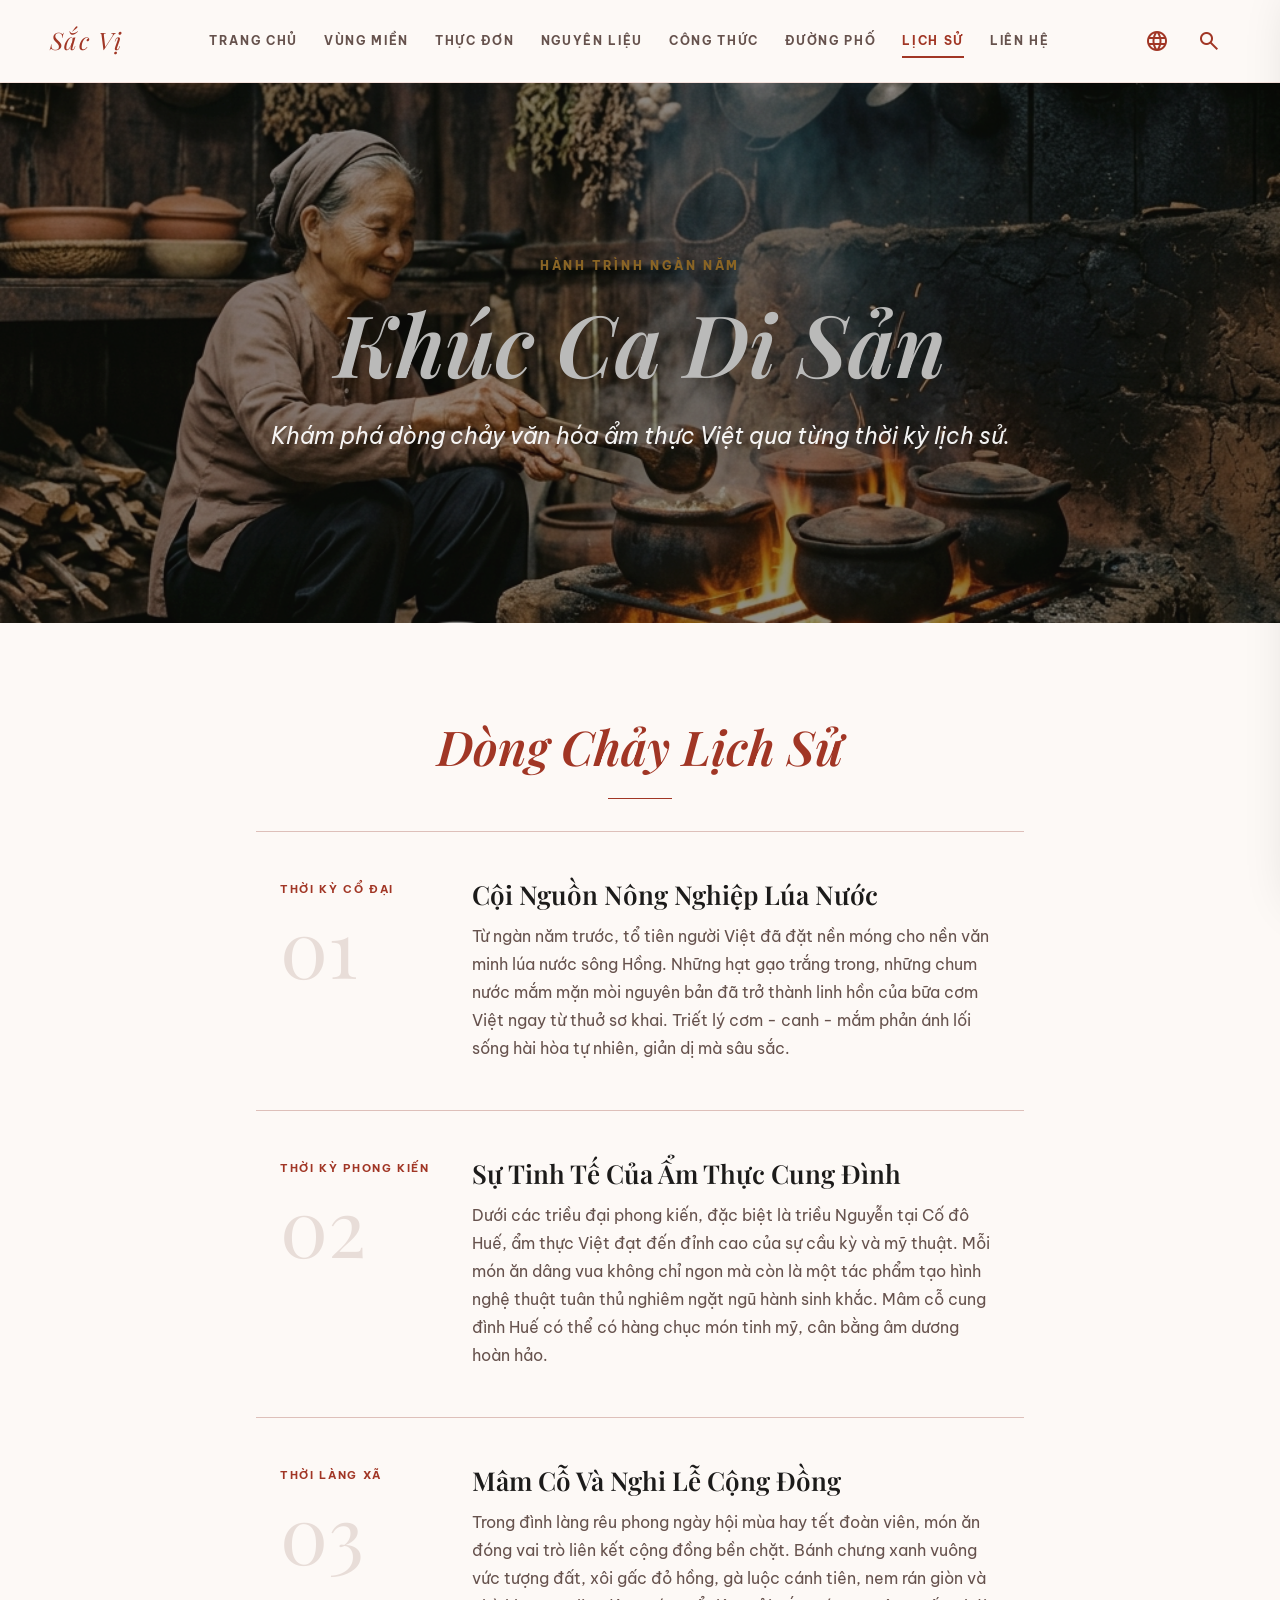
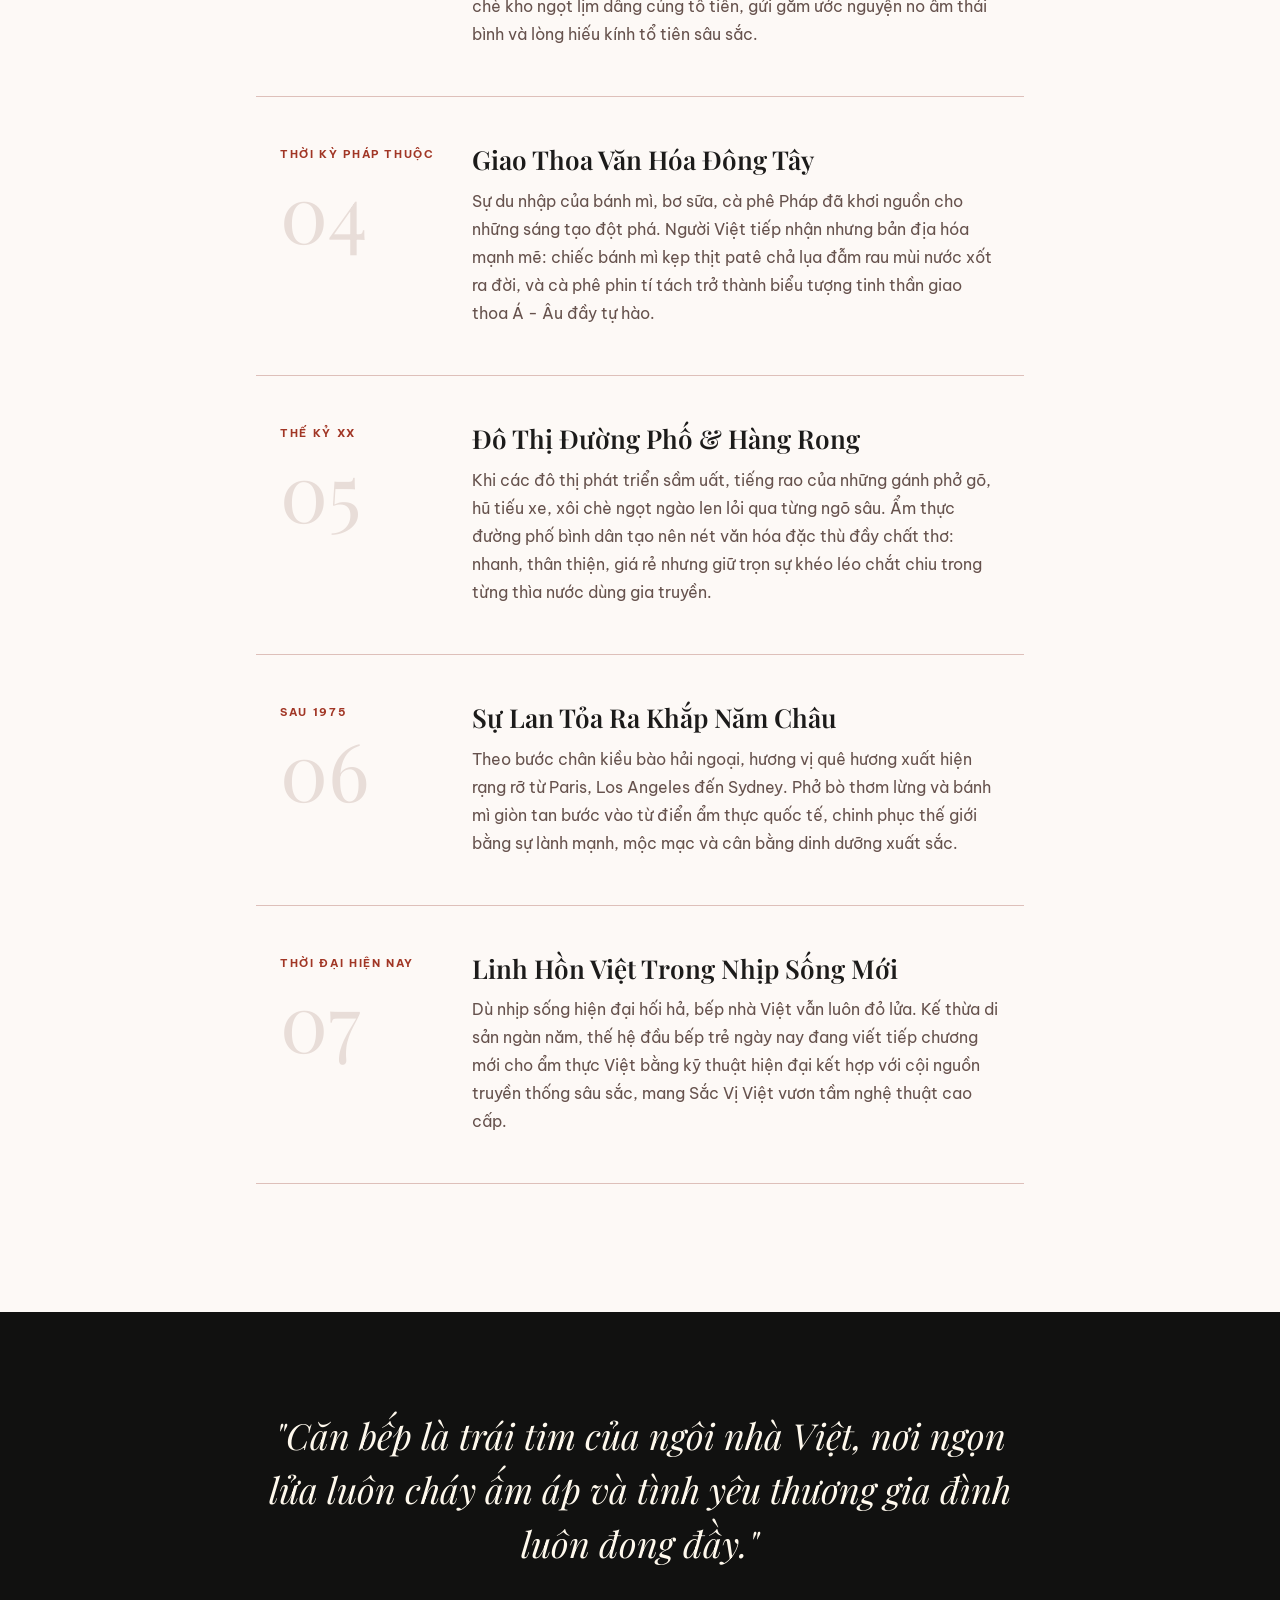
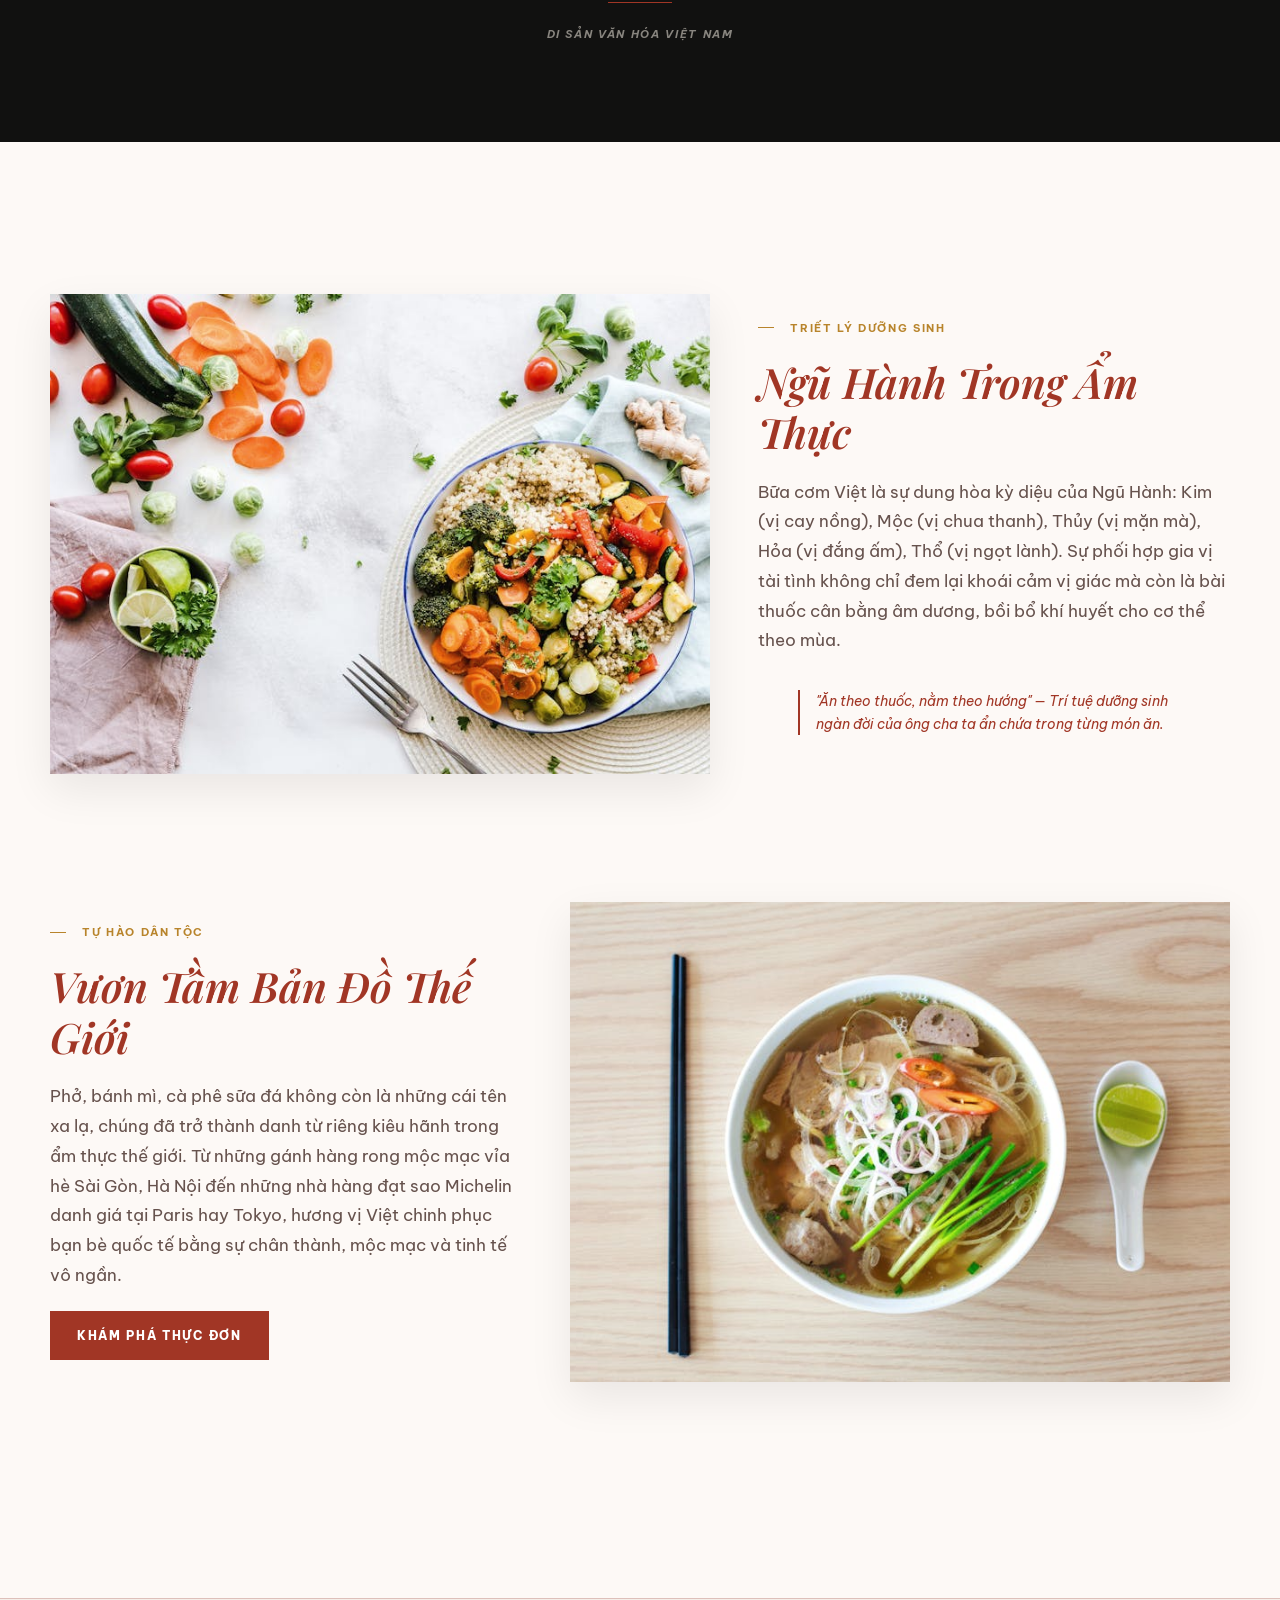
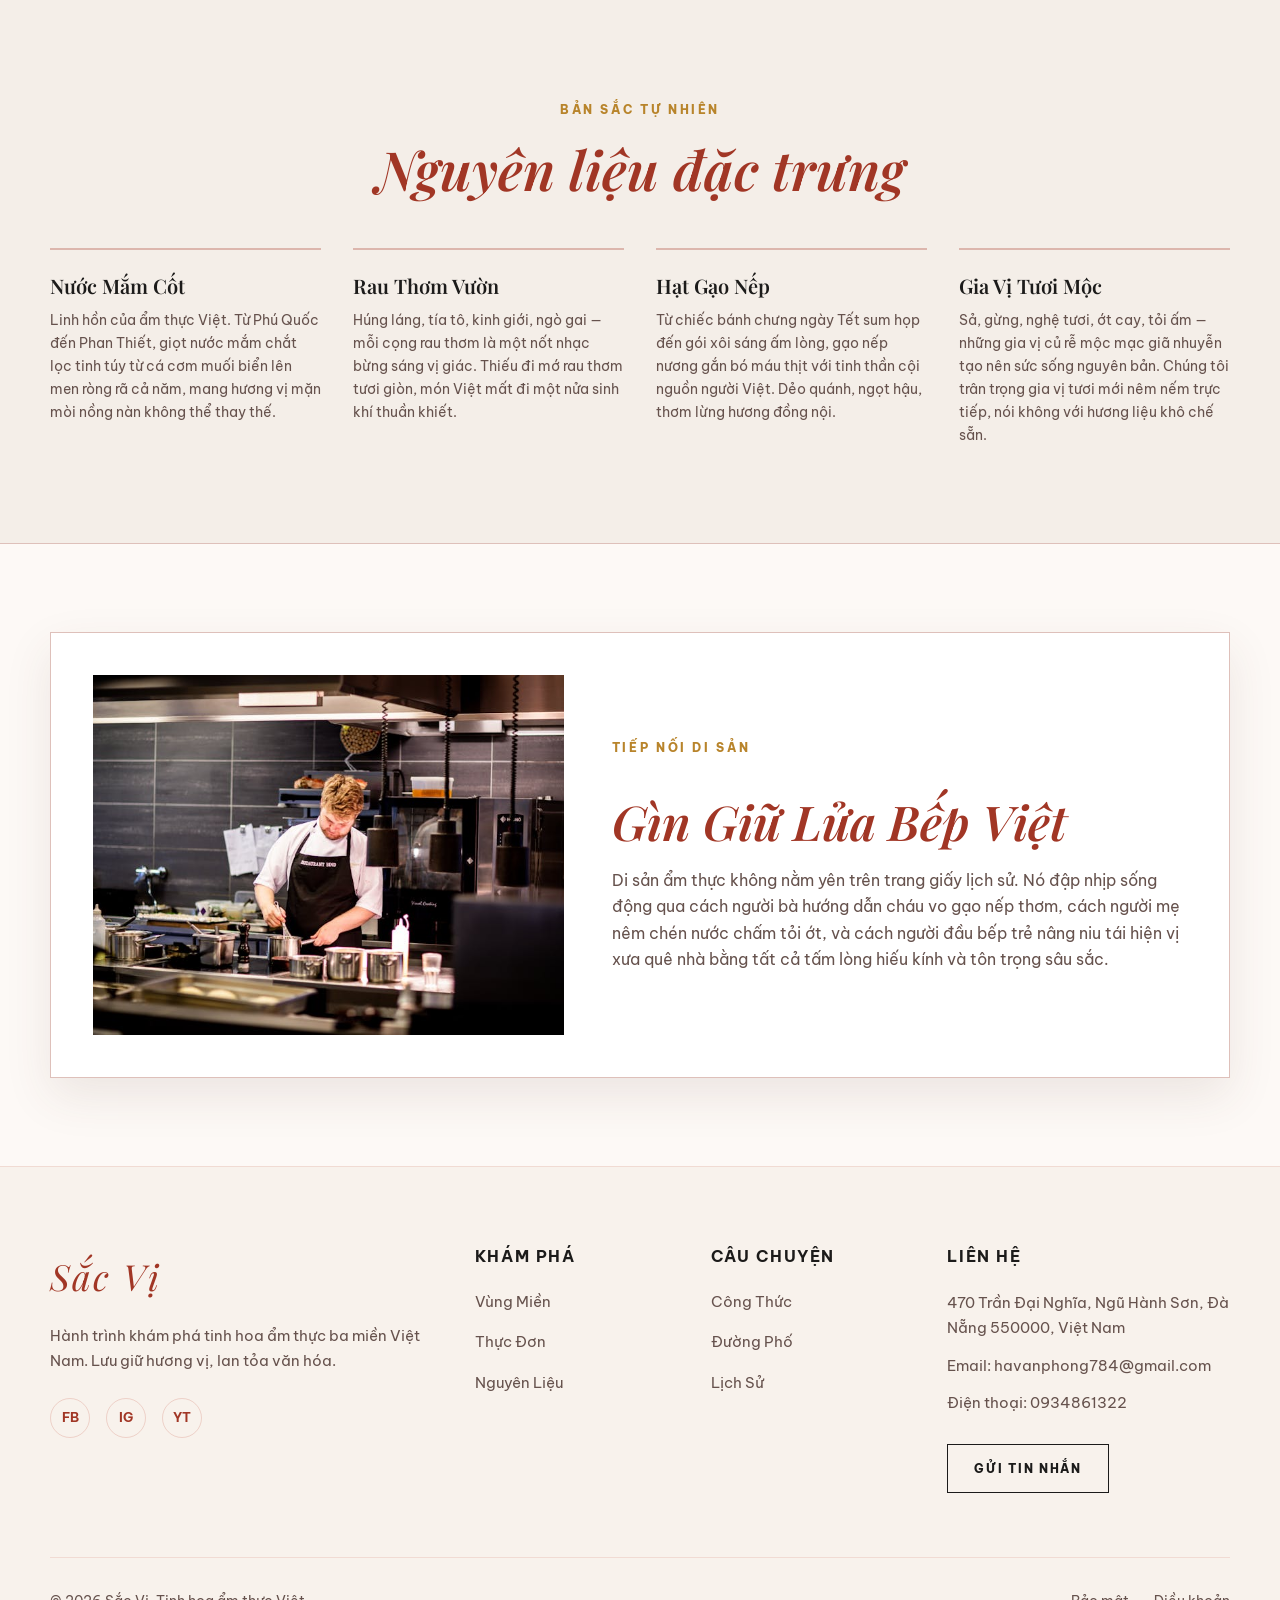
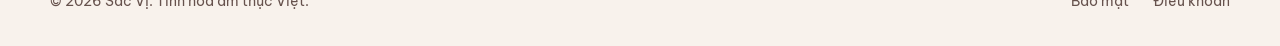
<file: lich-su.html>
<!doctype html>
<html lang="vi">
  <head>
    <meta charset="utf-8" />
    <meta name="viewport" content="width=device-width, initial-scale=1.0" />
    <title>Lịch sử ẩm thực Việt Nam - Sắc Vị</title>
    <meta
      name="description"
      content="Lịch sử ẩm thực Việt Nam qua 7 thời kỳ - từ nền nông nghiệp lúa nước, ẩm thực cung đình Huế, giao thoa Đông Tây đến sự lan tỏa ra thế giới."
    />
    <link rel="preconnect" href="https://fonts.googleapis.com" />
    <link rel="preconnect" href="https://fonts.gstatic.com" crossorigin />
    <link
      href="https://fonts.googleapis.com/css2?family=Material+Symbols+Outlined:wght,FILL@100..700,0..1&family=Be+Vietnam+Pro:ital,wght@0,300;0,400;0,500;0,600;0,700;1,400&family=Playfair+Display:ital,wght@0,400;0,600;0,700;1,400;1,600;1,700&display=swap"
      rel="stylesheet"
    />
    <link rel="stylesheet" href="css/style.css" />
    <link rel="stylesheet" href="css/pages/lich-su.css" />
  </head>
  <body>
    <div id="header-placeholder"></div>

    <main>
      <section class="hero hero--tall">
        <img
          class="hero__media"
          src="assets/img/history.png"
          alt="Bức ảnh căn bếp xưa đầy hoài niệm"
          style="filter: brightness(0.75)"
        />
        <div class="hero__overlay"></div>
        <div class="hero__content">
          <span class="eyebrow">Hành trình ngàn năm</span>
          <h1>Khúc Ca Di Sản</h1>
          <p>
            Khám phá dòng chảy văn hóa ẩm thực Việt qua từng thời kỳ lịch sử.
          </p>
        </div>
      </section>

      <section class="container">
        <div class="timeline-title">
          <h2>Dòng Chảy Lịch Sử</h2>
          <div class="timeline-title__line"></div>
        </div>
      </section>

      <section class="container" style="padding-bottom: 64px">
        <div class="history-timeline">
          <div class="history-item reveal delay-100">
            <div class="history-item__left">
              <span class="history-item__era">Thời kỳ cổ đại</span>
              <span class="history-item__number">01</span>
            </div>
            <div class="history-item__body">
              <h3>Cội Nguồn Nông Nghiệp Lúa Nước</h3>
              <p>
                Từ ngàn năm trước, tổ tiên người Việt đã đặt nền móng cho nền
                văn minh lúa nước sông Hồng. Những hạt gạo trắng trong, những
                chum nước mắm mặn mòi nguyên bản đã trở thành linh hồn của bữa
                cơm Việt ngay từ thuở sơ khai. Triết lý cơm - canh - mắm phản
                ánh lối sống hài hòa tự nhiên, giản dị mà sâu sắc.
              </p>
            </div>
          </div>
          <div class="history-item reveal">
            <div class="history-item__left">
              <span class="history-item__era">Thời kỳ phong kiến</span>
              <span class="history-item__number">02</span>
            </div>
            <div class="history-item__body">
              <h3>Sự Tinh Tế Của Ẩm Thực Cung Đình</h3>
              <p>
                Dưới các triều đại phong kiến, đặc biệt là triều Nguyễn tại Cố
                đô Huế, ẩm thực Việt đạt đến đỉnh cao của sự cầu kỳ và mỹ thuật.
                Mỗi món ăn dâng vua không chỉ ngon mà còn là một tác phẩm tạo
                hình nghệ thuật tuân thủ nghiêm ngặt ngũ hành sinh khắc. Mâm cỗ
                cung đình Huế có thể có hàng chục món tinh mỹ, cân bằng âm dương
                hoàn hảo.
              </p>
            </div>
          </div>
          <div class="history-item reveal">
            <div class="history-item__left">
              <span class="history-item__era">Thời làng xã</span>
              <span class="history-item__number">03</span>
            </div>
            <div class="history-item__body">
              <h3>Mâm Cỗ Và Nghi Lễ Cộng Đồng</h3>
              <p>
                Trong đình làng rêu phong ngày hội mùa hay tết đoàn viên, món ăn
                đóng vai trò liên kết cộng đồng bền chặt. Bánh chưng xanh vuông
                vức tượng đất, xôi gấc đỏ hồng, gà luộc cánh tiên, nem rán giòn
                và chè kho ngọt lịm dâng cúng tổ tiên, gửi gắm ước nguyện no ấm
                thái bình và lòng hiếu kính tổ tiên sâu sắc.
              </p>
            </div>
          </div>
          <div class="history-item reveal">
            <div class="history-item__left">
              <span class="history-item__era">Thời kỳ Pháp thuộc</span>
              <span class="history-item__number">04</span>
            </div>
            <div class="history-item__body">
              <h3>Giao Thoa Văn Hóa Đông Tây</h3>
              <p>
                Sự du nhập của bánh mì, bơ sữa, cà phê Pháp đã khơi nguồn cho
                những sáng tạo đột phá. Người Việt tiếp nhận nhưng bản địa hóa
                mạnh mẽ: chiếc bánh mì kẹp thịt patê chả lụa đẫm rau mùi nước
                xốt ra đời, và cà phê phin tí tách trở thành biểu tượng tinh
                thần giao thoa Á - Âu đầy tự hào.
              </p>
            </div>
          </div>
          <div class="history-item reveal">
            <div class="history-item__left">
              <span class="history-item__era">Thế kỷ XX</span>
              <span class="history-item__number">05</span>
            </div>
            <div class="history-item__body">
              <h3>Đô Thị Đường Phố &amp; Hàng Rong</h3>
              <p>
                Khi các đô thị phát triển sầm uất, tiếng rao của những gánh phở
                gõ, hũ tiếu xe, xôi chè ngọt ngào len lỏi qua từng ngõ sâu. Ẩm
                thực đường phố bình dân tạo nên nét văn hóa đặc thù đầy chất
                thơ: nhanh, thân thiện, giá rẻ nhưng giữ trọn sự khéo léo chắt
                chiu trong từng thìa nước dùng gia truyền.
              </p>
            </div>
          </div>
          <div class="history-item reveal">
            <div class="history-item__left">
              <span class="history-item__era">Sau 1975</span>
              <span class="history-item__number">06</span>
            </div>
            <div class="history-item__body">
              <h3>Sự Lan Tỏa Ra Khắp Năm Châu</h3>
              <p>
                Theo bước chân kiều bào hải ngoại, hương vị quê hương xuất hiện
                rạng rỡ từ Paris, Los Angeles đến Sydney. Phở bò thơm lừng và
                bánh mì giòn tan bước vào từ điển ẩm thực quốc tế, chinh phục
                thế giới bằng sự lành mạnh, mộc mạc và cân bằng dinh dưỡng xuất
                sắc.
              </p>
            </div>
          </div>
          <div class="history-item reveal">
            <div class="history-item__left">
              <span class="history-item__era">Thời đại hiện nay</span>
              <span class="history-item__number">07</span>
            </div>
            <div class="history-item__body">
              <h3>Linh Hồn Việt Trong Nhịp Sống Mới</h3>
              <p>
                Dù nhịp sống hiện đại hối hả, bếp nhà Việt vẫn luôn đỏ lửa. Kế
                thừa di sản ngàn năm, thế hệ đầu bếp trẻ ngày nay đang viết tiếp
                chương mới cho ẩm thực Việt bằng kỹ thuật hiện đại kết hợp với
                cội nguồn truyền thống sâu sắc, mang Sắc Vị Việt vươn tầm nghệ
                thuật cao cấp.
              </p>
            </div>
          </div>
        </div>
      </section>

      <div class="dark-quote reveal">
        <blockquote>
          "Căn bếp là trái tim của ngôi nhà Việt, nơi ngọn lửa luôn cháy ấm áp
          và tình yêu thương gia đình luôn đong đầy."
        </blockquote>
        <div class="dark-quote__divider"></div>
        <cite>Di sản văn hóa Việt Nam</cite>
      </div>

      <section class="section">
        <div class="container">
          <div class="history-feature reveal-left">
            <div class="history-feature__image">
              <img
                src="assets/img/ngu-hanh.jpg"
                alt="Ngũ hành gia vị chua cay mặn ngọt đắng"
              />
            </div>
            <div class="history-feature__content reveal-right">
              <span class="history-feature__eyebrow">Triết lý dưỡng sinh</span>
              <h2>Ngũ Hành Trong Ẩm Thực</h2>
              <p>
                Bữa cơm Việt là sự dung hòa kỳ diệu của Ngũ Hành: Kim (vị cay
                nồng), Mộc (vị chua thanh), Thủy (vị mặn mà), Hỏa (vị đắng ấm),
                Thổ (vị ngọt lành). Sự phối hợp gia vị tài tình không chỉ đem
                lại khoái cảm vị giác mà còn là bài thuốc cân bằng âm dương, bồi
                bổ khí huyết cho cơ thể theo mùa.
              </p>
              <blockquote class="history-feature__quote">
                "Ăn theo thuốc, nằm theo hướng" — Trí tuệ dưỡng sinh ngàn đời
                của ông cha ta ẩn chứa trong từng món ăn.
              </blockquote>
            </div>
          </div>

          <div class="history-feature history-feature--reverse reveal-right">
            <div class="history-feature__image">
              <img
                src="assets/img/pho-viet.jpg"
                alt="Bát phở bò Việt Nam nghệ thuật"
              />
            </div>
            <div class="history-feature__content reveal-left">
              <span class="history-feature__eyebrow">Tự hào dân tộc</span>
              <h2>Vươn Tầm Bản Đồ Thế Giới</h2>
              <p>
                Phở, bánh mì, cà phê sữa đá không còn là những cái tên xa lạ,
                chúng đã trở thành danh từ riêng kiêu hãnh trong ẩm thực thế
                giới. Từ những gánh hàng rong mộc mạc vỉa hè Sài Gòn, Hà Nội đến
                những nhà hàng đạt sao Michelin danh giá tại Paris hay Tokyo,
                hương vị Việt chinh phục bạn bè quốc tế bằng sự chân thành, mộc
                mạc và tinh tế vô ngần.
              </p>
              <a class="button" href="thuc-don.html">Khám phá thực đơn</a>
            </div>
          </div>
        </div>
      </section>

      <section
        style="
          background: var(--paper-warm);
          padding: 96px 0;
          border-top: 1px solid var(--line);
          border-bottom: 1px solid var(--line);
        "
      >
        <div class="container">
          <div class="section-heading section-heading--center reveal">
            <span class="eyebrow">Bản sắc tự nhiên</span>
            <h2>Nguyên liệu đặc trưng</h2>
          </div>
          <div class="ingredients-grid">
            <div class="ingredients-grid__card reveal">
              <h4>Nước Mắm Cốt</h4>
              <p>
                Linh hồn của ẩm thực Việt. Từ Phú Quốc đến Phan Thiết, giọt nước
                mắm chắt lọc tinh túy từ cá cơm muối biển lên men ròng rã cả
                năm, mang hương vị mặn mòi nồng nàn không thể thay thế.
              </p>
            </div>
            <div class="ingredients-grid__card reveal delay-100">
              <h4>Rau Thơm Vườn</h4>
              <p>
                Húng láng, tía tô, kinh giới, ngò gai — mỗi cọng rau thơm là một
                nốt nhạc bừng sáng vị giác. Thiếu đi mớ rau thơm tươi giòn, món
                Việt mất đi một nửa sinh khí thuần khiết.
              </p>
            </div>
            <div class="ingredients-grid__card reveal delay-200">
              <h4>Hạt Gạo Nếp</h4>
              <p>
                Từ chiếc bánh chưng ngày Tết sum họp đến gói xôi sáng ấm lòng,
                gạo nếp nương gắn bó máu thịt với tinh thần cội nguồn người
                Việt. Dẻo quánh, ngọt hậu, thơm lừng hương đồng nội.
              </p>
            </div>
            <div class="ingredients-grid__card reveal delay-300">
              <h4>Gia Vị Tươi Mộc</h4>
              <p>
                Sả, gừng, nghệ tươi, ớt cay, tỏi ấm — những gia vị củ rễ mộc mạc
                giã nhuyễn tạo nên sức sống nguyên bản. Chúng tôi trân trọng gia
                vị tươi mới nêm nếm trực tiếp, nói không với hương liệu khô chế
                sẵn.
              </p>
            </div>
          </div>
        </div>
      </section>

      <section class="section">
        <div class="container">
          <div class="story-panel reveal">
            <div class="story-panel__image">
              <img
                src="assets/img/nghe-nhan.jpg"
                alt="Nghệ nhân bếp Việt chế biến món ăn tỉ mỉ"
              />
            </div>
            <div class="story-panel__content">
              <span class="eyebrow">Tiếp nối di sản</span>
              <h2>Gìn Giữ Lửa Bếp Việt</h2>
              <p>
                Di sản ẩm thực không nằm yên trên trang giấy lịch sử. Nó đập
                nhịp sống động qua cách người bà hướng dẫn cháu vo gạo nếp thơm,
                cách người mẹ nêm chén nước chấm tỏi ớt, và cách người đầu bếp
                trẻ nâng niu tái hiện vị xưa quê nhà bằng tất cả tấm lòng hiếu
                kính và tôn trọng sâu sắc.
              </p>
            </div>
          </div>
        </div>
      </section>
    </main>

    <div id="footer-placeholder"></div>
    <script src="js/main.js"></script>
  </body>
</html>
</file>
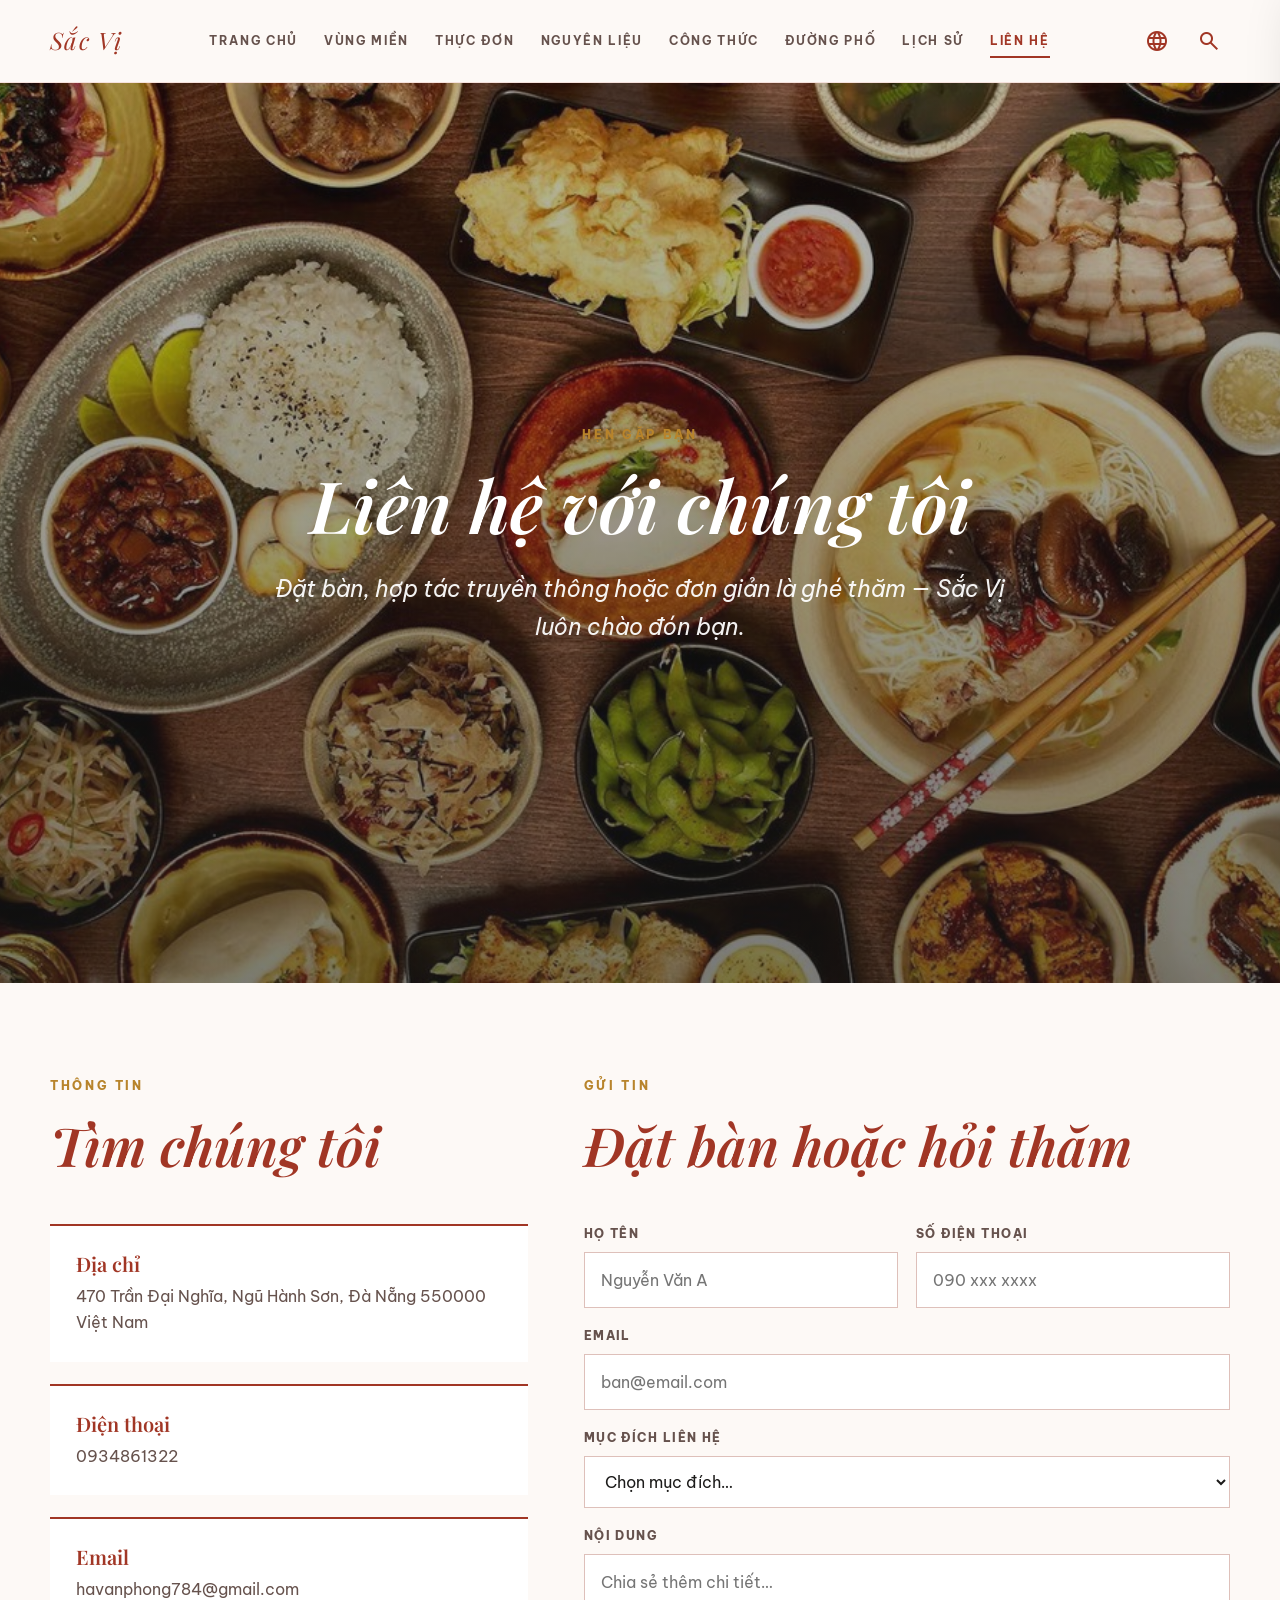
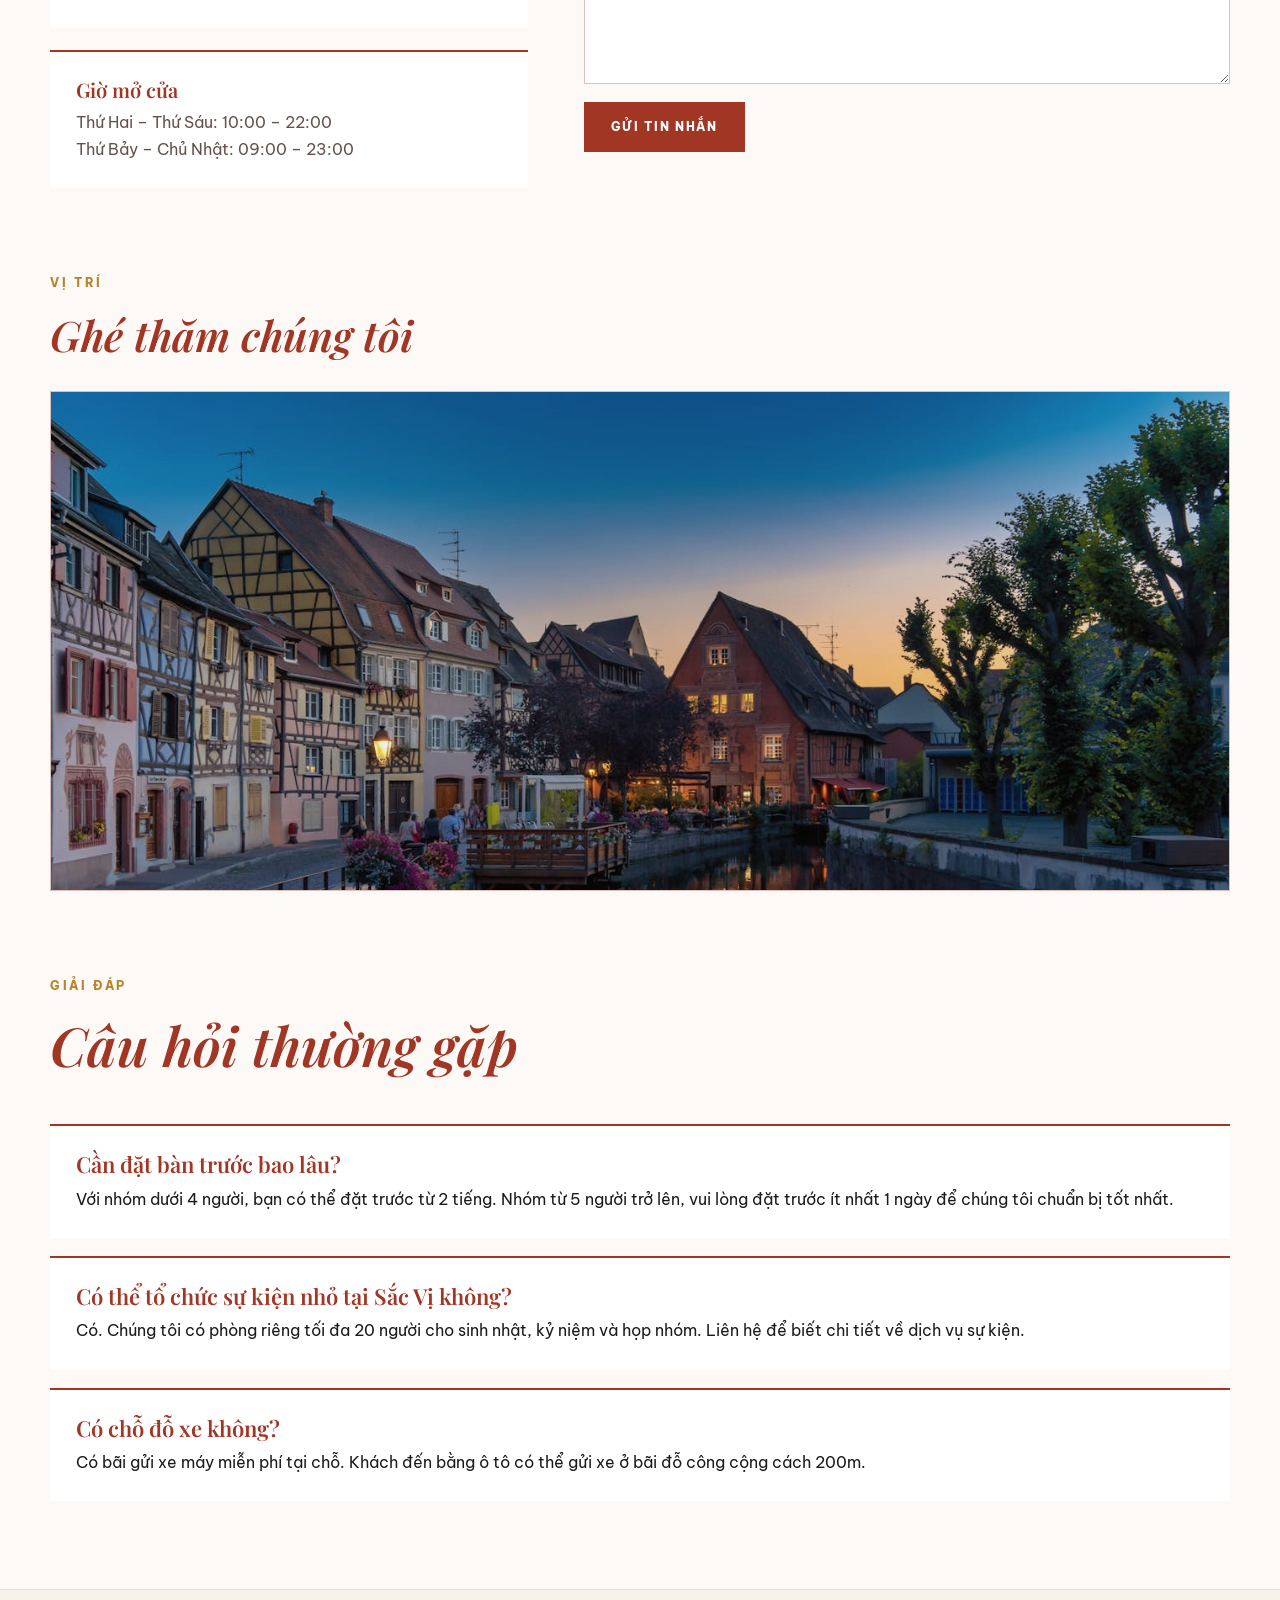
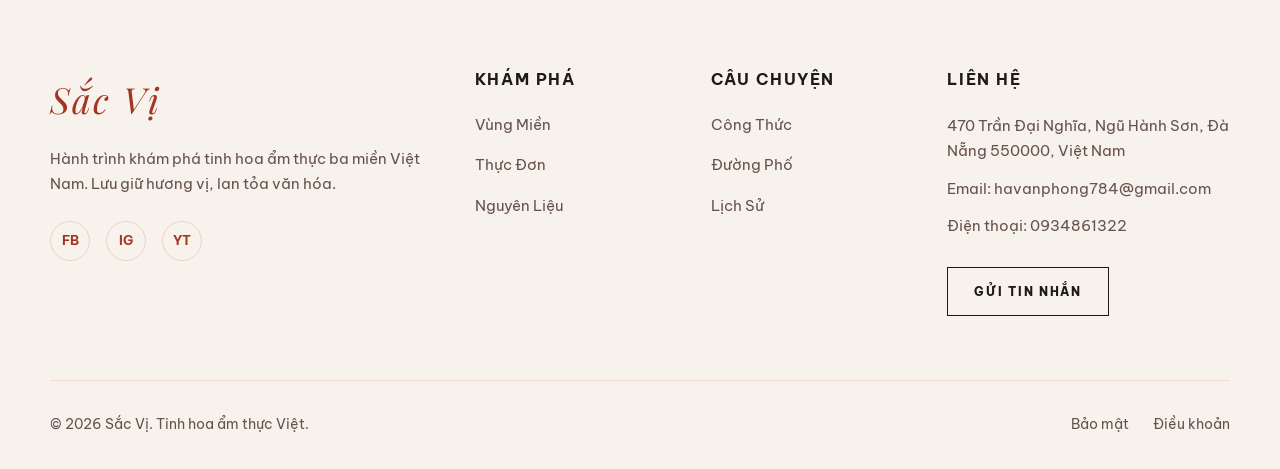
<file: lien-he.html>
<!doctype html>
<html lang="vi">
  <head>
    <meta charset="utf-8" />
    <meta content="width=device-width, initial-scale=1.0" name="viewport" />
    <title>Liên hệ - Sắc Vị</title>
    <meta
      content="Liên hệ với Sắc Vị - Đặt bàn ăn, hợp tác truyền thông hoặc gửi câu hỏi. Chúng tôi rất vui được gặp bạn."
      name="description"
    />
    <link href="https://fonts.googleapis.com" rel="preconnect" />
    <link crossorigin href="https://fonts.gstatic.com" rel="preconnect" />
    <link
      href="https://fonts.googleapis.com/css2?family=Material+Symbols+Outlined:wght,FILL@100..700,0..1&family=Be+Vietnam+Pro:ital,wght@0,300;0,400;0,500;0,600;0,700;1,400&family=Playfair+Display:ital,wght@0,400;0,600;0,700;1,400;1,600;1,700&display=swap"
      rel="stylesheet"
    />
    <link href="css/style.css" rel="stylesheet" />
    <link href="css/pages/lien-he.css" rel="stylesheet" />
  </head>
  <body>
    <div id="header-placeholder"></div>

    <main>
      <section class="page-hero">
        <img
          alt="Không gian nhà hàng Sắc Vị"
          class="page-hero__image"
          src="assets/img/am-thuc-ba-mien.png"
        />
        <div class="page-hero__content">
          <span class="eyebrow">Hẹn gặp bạn</span>
          <h1>Liên hệ với chúng tôi</h1>
          <p>
            Đặt bàn, hợp tác truyền thông hoặc đơn giản là ghé thăm — Sắc Vị
            luôn chào đón bạn.
          </p>
        </div>
      </section>

      <section class="section">
        <div class="container">
          <div class="contact-layout">
            <aside>
              <div class="section-heading reveal">
                <span class="eyebrow">Thông tin</span>
                <h2>Tìm chúng tôi</h2>
              </div>
              <div class="contact-list">
                <article class="contact-item reveal">
                  <h3>Địa chỉ</h3>
                  <p>
                    470 Trần Đại Nghĩa, Ngũ Hành Sơn, Đà Nẵng 550000<br />Việt
                    Nam
                  </p>
                </article>
                <article class="contact-item reveal delay-100">
                  <h3>Điện thoại</h3>
                  <p>0934861322</p>
                </article>
                <article class="contact-item reveal delay-200">
                  <h3>Email</h3>
                  <p>havanphong784@gmail.com</p>
                </article>
                <article class="contact-item reveal delay-300">
                  <h3>Giờ mở cửa</h3>
                  <p>
                    Thứ Hai – Thứ Sáu: 10:00 – 22:00<br />Thứ Bảy – Chủ Nhật:
                    09:00 – 23:00
                  </p>
                </article>
              </div>
            </aside>

            <div class="reveal delay-100">
              <div class="section-heading">
                <span class="eyebrow">Gửi tin</span>
                <h2>Đặt bàn hoặc hỏi thăm</h2>
              </div>
              <form action="#" class="contact-form" method="post" novalidate>
                <div class="form-row">
                  <div class="form-field">
                    <label for="fullname">Họ tên</label>
                    <input
                      id="fullname"
                      name="fullname"
                      placeholder="Nguyễn Văn A"
                      required
                      type="text"
                    />
                  </div>
                  <div class="form-field">
                    <label for="phone">Số điện thoại</label>
                    <input
                      id="phone"
                      name="phone"
                      placeholder="090 xxx xxxx"
                      type="tel"
                    />
                  </div>
                </div>
                <div class="form-field">
                  <label for="email">Email</label>
                  <input
                    id="email"
                    name="email"
                    placeholder="ban@email.com"
                    type="email"
                  />
                </div>
                <div class="form-field">
                  <label for="subject">Mục đích liên hệ</label>
                  <select id="subject" name="subject">
                    <option value="">Chọn mục đích…</option>
                    <option value="reservation">Đặt bàn ăn</option>
                    <option value="media">Hợp tác truyền thông</option>
                    <option value="event">Tổ chức sự kiện</option>
                    <option value="other">Khác</option>
                  </select>
                </div>
                <div class="form-field">
                  <label for="message">Nội dung</label>
                  <textarea
                    id="message"
                    name="message"
                    placeholder="Chia sẻ thêm chi tiết…"
                  ></textarea>
                </div>
                <button class="button" type="submit">Gửi tin nhắn</button>
              </form>
            </div>
          </div>

          <div class="map-section reveal" style="margin-top: 80px">
            <div class="section-heading" style="margin-bottom: 32px">
              <span class="eyebrow">Vị trí</span>
              <h2>Ghé thăm chúng tôi</h2>
            </div>
            <div class="map-frame editorial-border">
              <img
                alt="Bản đồ vị trí nhà hàng Sắc Vị"
                src="assets/img/map-placeholder.jpg"
                style="width: 100%; height: auto"
              />
            </div>
          </div>

          <div style="margin-top: 80px">
            <div class="section-heading reveal">
              <span class="eyebrow">Giải đáp</span>
              <h2>Câu hỏi thường gặp</h2>
            </div>
            <div class="faq-list">
              <article class="faq-item reveal">
                <h3>Cần đặt bàn trước bao lâu?</h3>
                <p>
                  Với nhóm dưới 4 người, bạn có thể đặt trước từ 2 tiếng. Nhóm
                  từ 5 người trở lên, vui lòng đặt trước ít nhất 1 ngày để chúng
                  tôi chuẩn bị tốt nhất.
                </p>
              </article>
              <article class="faq-item reveal delay-100">
                <h3>Có thể tổ chức sự kiện nhỏ tại Sắc Vị không?</h3>
                <p>
                  Có. Chúng tôi có phòng riêng tối đa 20 người cho sinh nhật, kỷ
                  niệm và họp nhóm. Liên hệ để biết chi tiết về dịch vụ sự kiện.
                </p>
              </article>
              <article class="faq-item reveal delay-200">
                <h3>Có chỗ đỗ xe không?</h3>
                <p>
                  Có bãi gửi xe máy miễn phí tại chỗ. Khách đến bằng ô tô có thể
                  gửi xe ở bãi đỗ công cộng cách 200m.
                </p>
              </article>
            </div>
          </div>
        </div>
      </section>
    </main>

    <div id="footer-placeholder"></div>
    <script src="js/main.js"></script>
  </body>
</html>
</file>
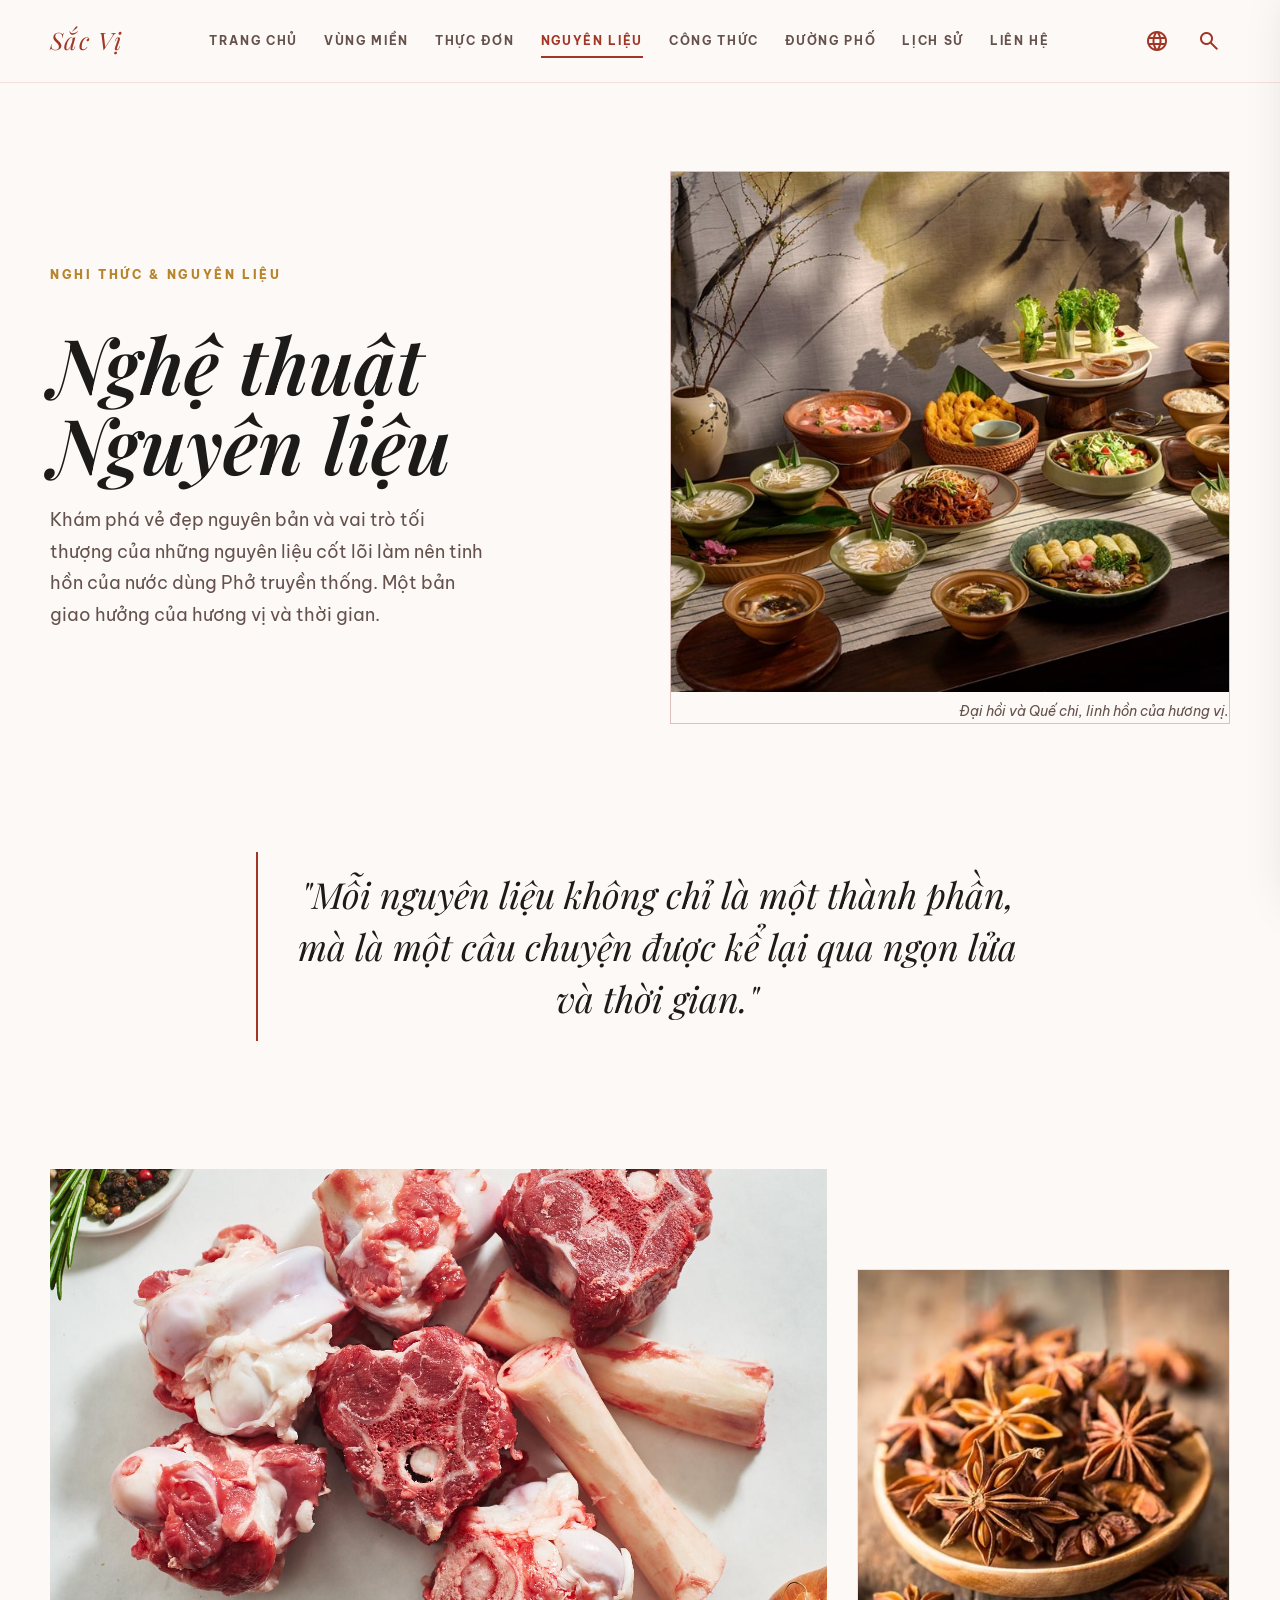
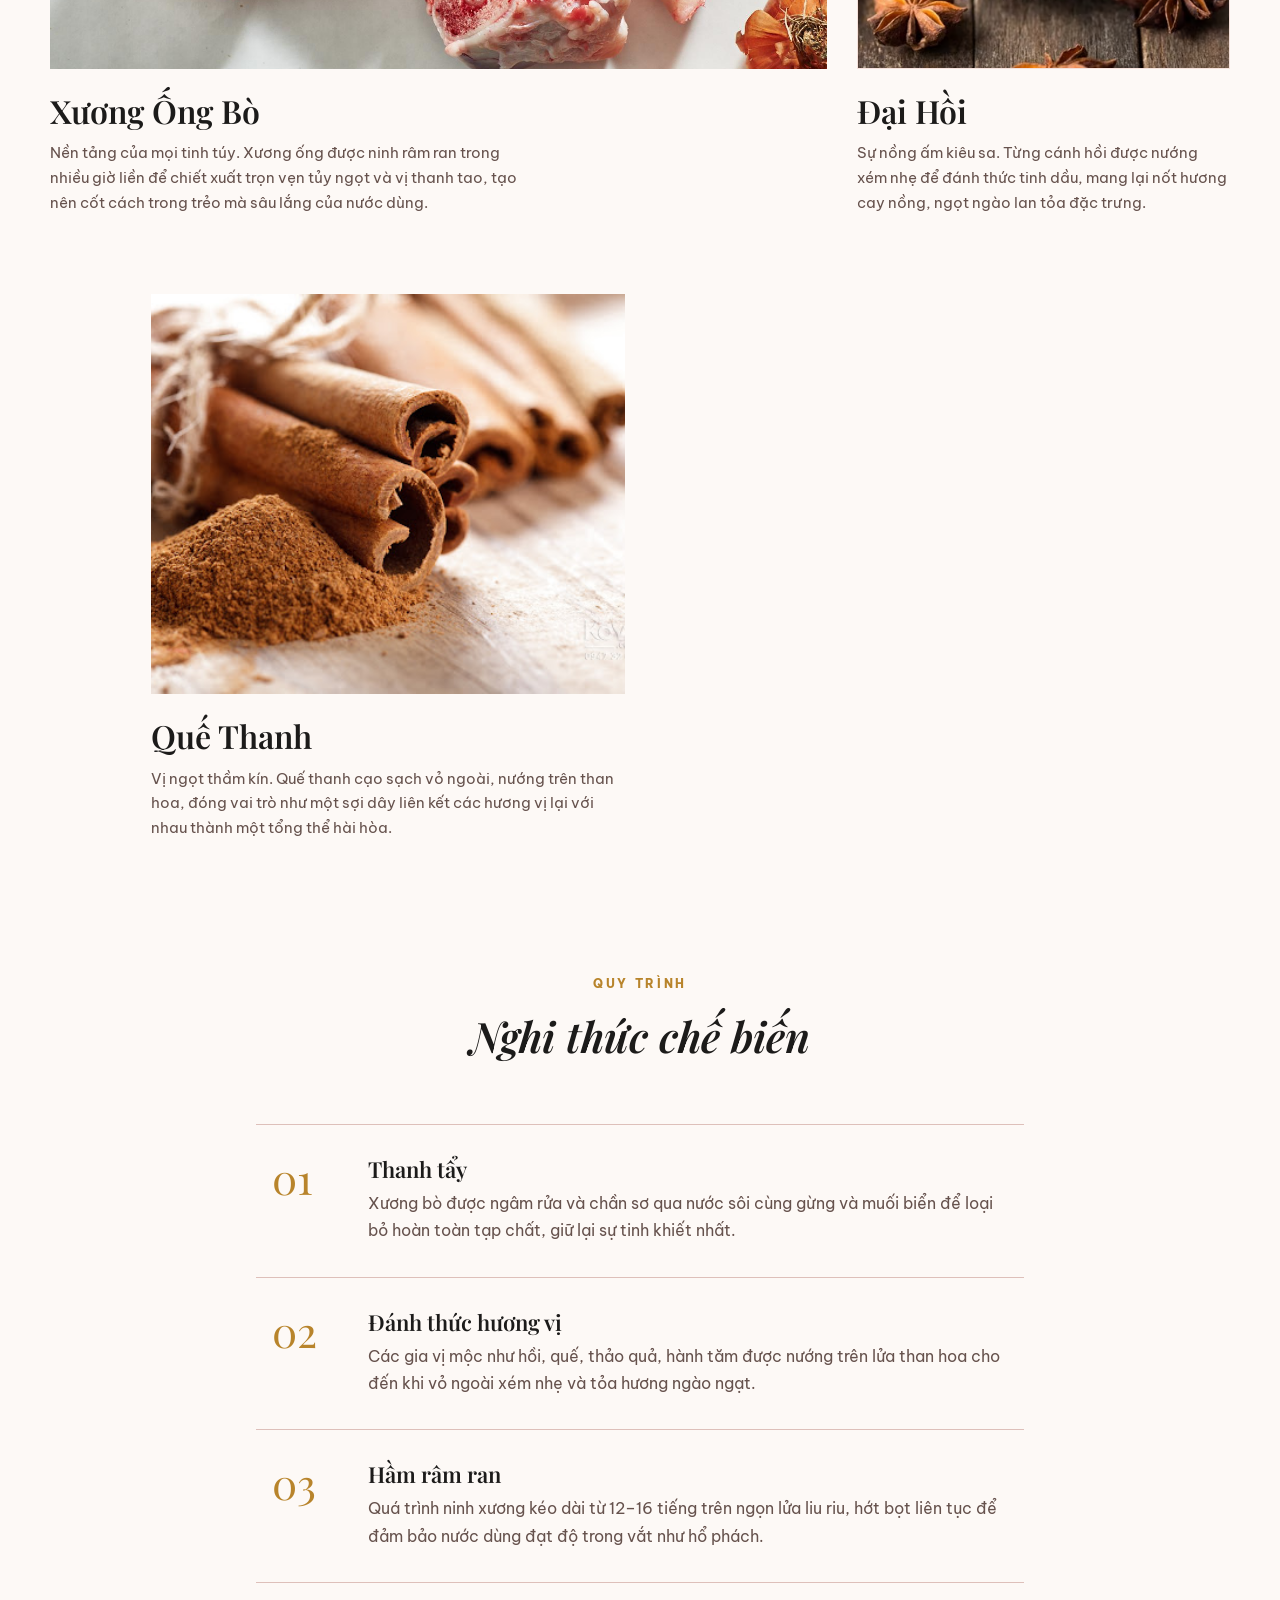
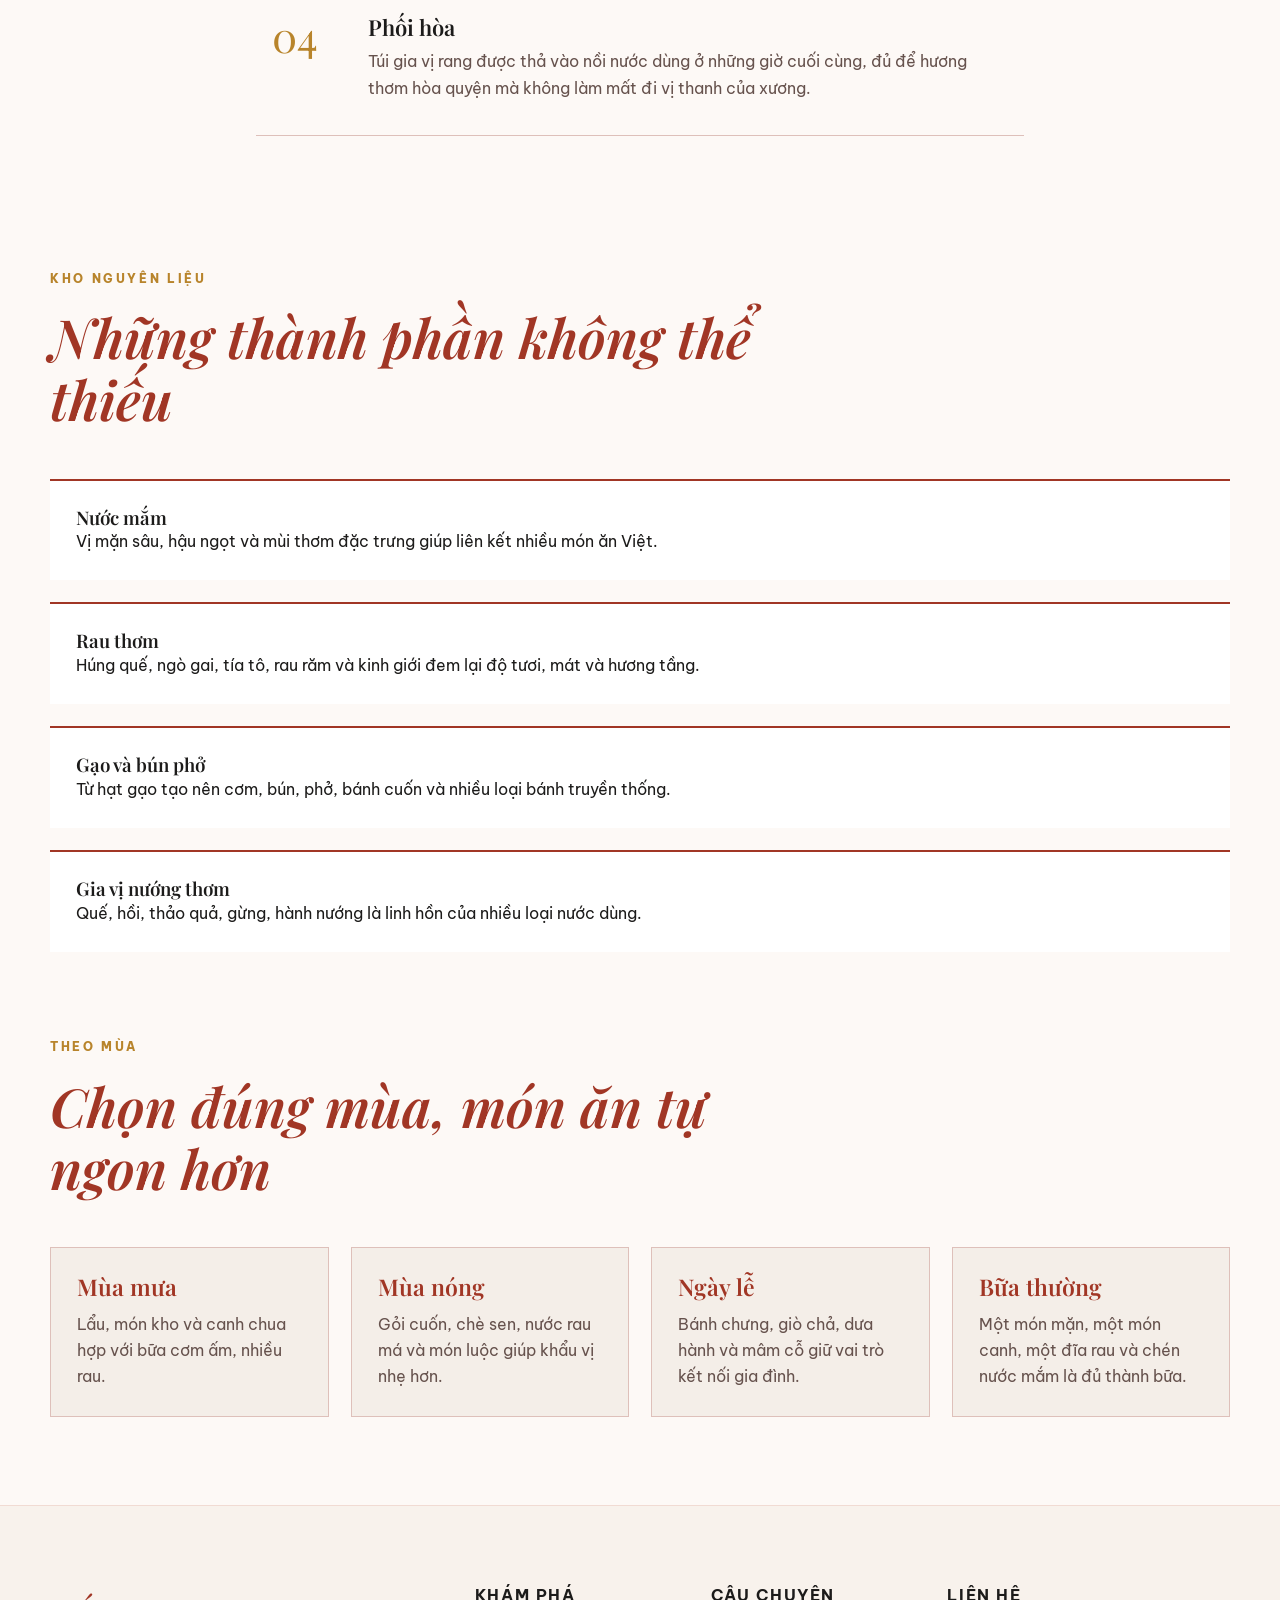
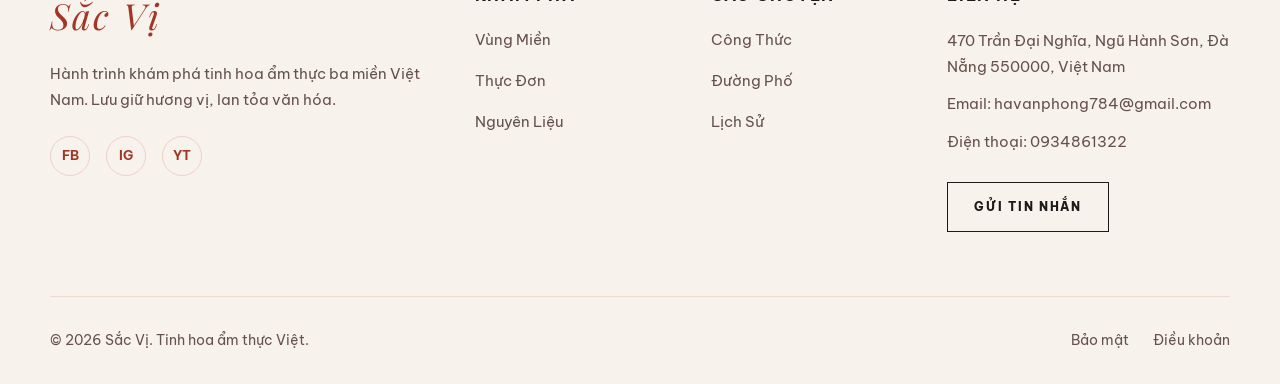
<file: nguyen-lieu.html>
<!doctype html>
<html lang="vi">
  <head>
    <meta charset="utf-8" />
    <meta content="width=device-width, initial-scale=1.0" name="viewport" />
    <title>Nguyên liệu - Sắc Vị</title>
    <meta
      content="Khám phá các nguyên liệu cốt lõi tạo nên tinh hoa ẩm thực Việt Nam: nước mắm, rau thơm, xương hầm, gia vị nướng và hành gừng."
      name="description"
    />
    <link href="https://fonts.googleapis.com" rel="preconnect" />
    <link crossorigin href="https://fonts.gstatic.com" rel="preconnect" />
    <link
      href="https://fonts.googleapis.com/css2?family=Material+Symbols+Outlined:wght,FILL@100..700,0..1&family=Be+Vietnam+Pro:ital,wght@0,300;0,400;0,500;0,600;0,700;1,400&family=Playfair+Display:ital,wght@0,400;0,600;0,700;1,400;1,600;1,700&display=swap"
      rel="stylesheet"
    />
    <link href="css/style.css" rel="stylesheet" />
    <link href="css/pages/nguyen-lieu.css" rel="stylesheet" />
  </head>
  <body>
    <div id="header-placeholder"></div>

    <main>
      <section class="section">
        <div class="container">
          <div class="feature reveal-left" style="margin-bottom: 128px">
            <div class="feature__content" style="border: none">
              <span class="eyebrow">Nghi thức &amp; Nguyên liệu</span>
              <h1
                style="
                  font-size: clamp(42px, 6vw, 80px);
                  color: var(--ink);
                  font-style: italic;
                  line-height: 1.05;
                "
              >
                Nghệ thuật<br />Nguyên liệu
              </h1>
              <p
                style="
                  color: var(--muted);
                  font-size: 18px;
                  line-height: 1.75;
                  max-width: 440px;
                "
              >
                Khám phá vẻ đẹp nguyên bản và vai trò tối thượng của những
                nguyên liệu cốt lõi làm nên tinh hồn của nước dùng Phở truyền
                thống. Một bản giao hưởng của hương vị và thời gian.
              </p>
            </div>
            <div class="feature__image reveal-right">
              <img
                alt="Nguyên liệu làm phở nướng xém thơm lừng"
                src="assets/img/gia-vi.png"
              />
              <p
                style="
                  text-align: right;
                  margin-top: 8px;
                  font-size: 14px;
                  font-style: italic;
                  color: var(--muted);
                "
              >
                Đại hồi và Quế chi, linh hồn của hương vị.
              </p>
            </div>
          </div>

          <div class="pull-quote reveal" style="margin-bottom: 128px">
            <p>
              "Mỗi nguyên liệu không chỉ là một thành phần, mà là một câu chuyện
              được kể lại qua ngọn lửa và thời gian."
            </p>
          </div>

          <div class="bento-grid">
            <div class="bento-grid__wide ingredient-showcase reveal-left">
              <div
                class="ingredient-showcase__image ingredient-showcase__image--tall"
              >
                <img
                  alt="Xương ống bò làm phở ngọt nước"
                  src="assets/img/xuong-ong-bo.png"
                />
              </div>
              <h2>Xương Ống Bò</h2>
              <p>
                Nền tảng của mọi tinh túy. Xương ống được ninh râm ran trong
                nhiều giờ liền để chiết xuất trọn vẹn tủy ngọt và vị thanh tao,
                tạo nên cốt cách trong trẻo mà sâu lắng của nước dùng.
              </p>
            </div>

            <div class="bento-grid__narrow ingredient-showcase reveal-right">
              <div
                class="ingredient-showcase__image ingredient-showcase__image--medium editorial-border"
              >
                <img
                  alt="Hoa hồi đại hồi khô thơm lừng"
                  src="assets/img/dai-hoi.png"
                />
              </div>
              <h2>Đại Hồi</h2>
              <p>
                Sự nồng ấm kiêu sa. Từng cánh hồi được nướng xém nhẹ để đánh
                thức tinh dầu, mang lại nốt hương cay nồng, ngọt ngào lan tỏa
                đặc trưng.
              </p>
            </div>

            <div class="bento-grid__center ingredient-showcase reveal">
              <div
                class="ingredient-showcase__image ingredient-showcase__image--medium"
              >
                <img
                  alt="Các thanh quế khô nướng thơm ngát"
                  src="assets/img/thanh-que-kho-nuong.png"
                />
              </div>
              <h2>Quế Thanh</h2>
              <p>
                Vị ngọt thầm kín. Quế thanh cạo sạch vỏ ngoài, nướng trên than
                hoa, đóng vai trò như một sợi dây liên kết các hương vị lại với
                nhau thành một tổng thể hài hòa.
              </p>
            </div>
          </div>

          <div style="max-width: 768px; margin: 0 auto 128px">
            <div class="text-center reveal" style="margin-bottom: 64px">
              <span class="eyebrow">Quy trình</span>
              <h2
                style="
                  font-size: clamp(28px, 4vw, 42px);
                  color: var(--ink);
                  font-style: italic;
                "
              >
                Nghi thức chế biến
              </h2>
            </div>
            <div class="ritual-list">
              <div class="ritual-item reveal">
                <span class="ritual-item__number">01</span>
                <div class="ritual-item__body">
                  <h3>Thanh tẩy</h3>
                  <p>
                    Xương bò được ngâm rửa và chần sơ qua nước sôi cùng gừng và
                    muối biển để loại bỏ hoàn toàn tạp chất, giữ lại sự tinh
                    khiết nhất.
                  </p>
                </div>
              </div>
              <div class="ritual-item reveal delay-100">
                <span class="ritual-item__number">02</span>
                <div class="ritual-item__body">
                  <h3>Đánh thức hương vị</h3>
                  <p>
                    Các gia vị mộc như hồi, quế, thảo quả, hành tăm được nướng
                    trên lửa than hoa cho đến khi vỏ ngoài xém nhẹ và tỏa hương
                    ngào ngạt.
                  </p>
                </div>
              </div>
              <div class="ritual-item reveal delay-200">
                <span class="ritual-item__number">03</span>
                <div class="ritual-item__body">
                  <h3>Hầm râm ran</h3>
                  <p>
                    Quá trình ninh xương kéo dài từ 12–16 tiếng trên ngọn lửa
                    liu riu, hớt bọt liên tục để đảm bảo nước dùng đạt độ trong
                    vắt như hổ phách.
                  </p>
                </div>
              </div>
              <div class="ritual-item reveal delay-300">
                <span class="ritual-item__number">04</span>
                <div class="ritual-item__body">
                  <h3>Phối hòa</h3>
                  <p>
                    Túi gia vị rang được thả vào nồi nước dùng ở những giờ cuối
                    cùng, đủ để hương thơm hòa quyện mà không làm mất đi vị
                    thanh của xương.
                  </p>
                </div>
              </div>
            </div>
          </div>

          <div class="section-heading reveal">
            <span class="eyebrow">Kho nguyên liệu</span>
            <h2>Những thành phần không thể thiếu</h2>
          </div>
          <div class="ingredient-list">
            <article class="ingredient-row reveal">
              <h3>Nước mắm</h3>
              <p>
                Vị mặn sâu, hậu ngọt và mùi thơm đặc trưng giúp liên kết nhiều
                món ăn Việt.
              </p>
            </article>
            <article class="ingredient-row reveal">
              <h3>Rau thơm</h3>
              <p>
                Húng quế, ngò gai, tía tô, rau răm và kinh giới đem lại độ tươi,
                mát và hương tầng.
              </p>
            </article>
            <article class="ingredient-row reveal">
              <h3>Gạo và bún phở</h3>
              <p>
                Từ hạt gạo tạo nên cơm, bún, phở, bánh cuốn và nhiều loại bánh
                truyền thống.
              </p>
            </article>
            <article class="ingredient-row reveal">
              <h3>Gia vị nướng thơm</h3>
              <p>
                Quế, hồi, thảo quả, gừng, hành nướng là linh hồn của nhiều loại
                nước dùng.
              </p>
            </article>
          </div>

          <div style="margin-top: 80px">
            <div class="section-heading reveal">
              <span class="eyebrow">Theo mùa</span>
              <h2>Chọn đúng mùa, món ăn tự ngon hơn</h2>
            </div>
            <div class="note-grid">
              <article class="note-card reveal">
                <h3>Mùa mưa</h3>
                <p>Lẩu, món kho và canh chua hợp với bữa cơm ấm, nhiều rau.</p>
              </article>
              <article class="note-card reveal delay-100">
                <h3>Mùa nóng</h3>
                <p>
                  Gỏi cuốn, chè sen, nước rau má và món luộc giúp khẩu vị nhẹ
                  hơn.
                </p>
              </article>
              <article class="note-card reveal delay-200">
                <h3>Ngày lễ</h3>
                <p>
                  Bánh chưng, giò chả, dưa hành và mâm cỗ giữ vai trò kết nối
                  gia đình.
                </p>
              </article>
              <article class="note-card reveal delay-300">
                <h3>Bữa thường</h3>
                <p>
                  Một món mặn, một món canh, một đĩa rau và chén nước mắm là đủ
                  thành bữa.
                </p>
              </article>
            </div>
          </div>
        </div>
      </section>
    </main>

    <div id="footer-placeholder"></div>
    <script src="js/main.js"></script>
  </body>
</html>
</file>
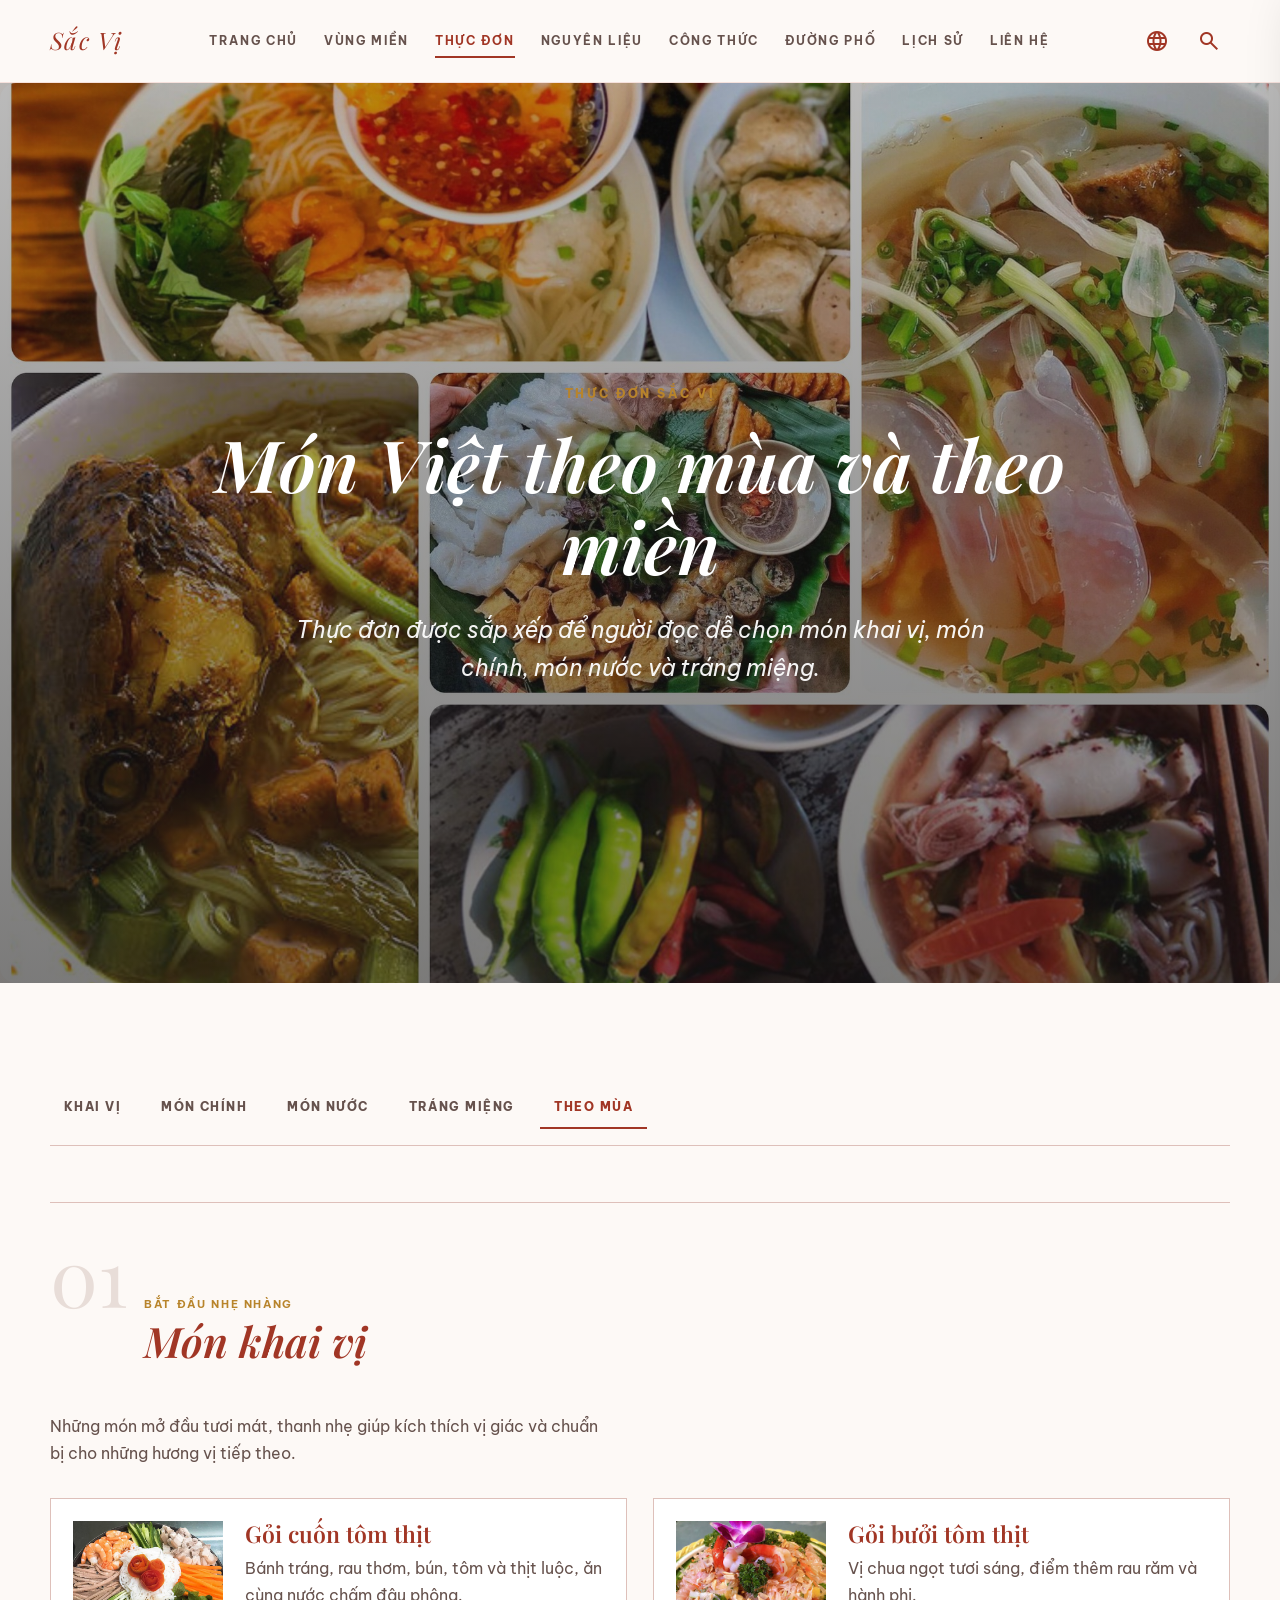
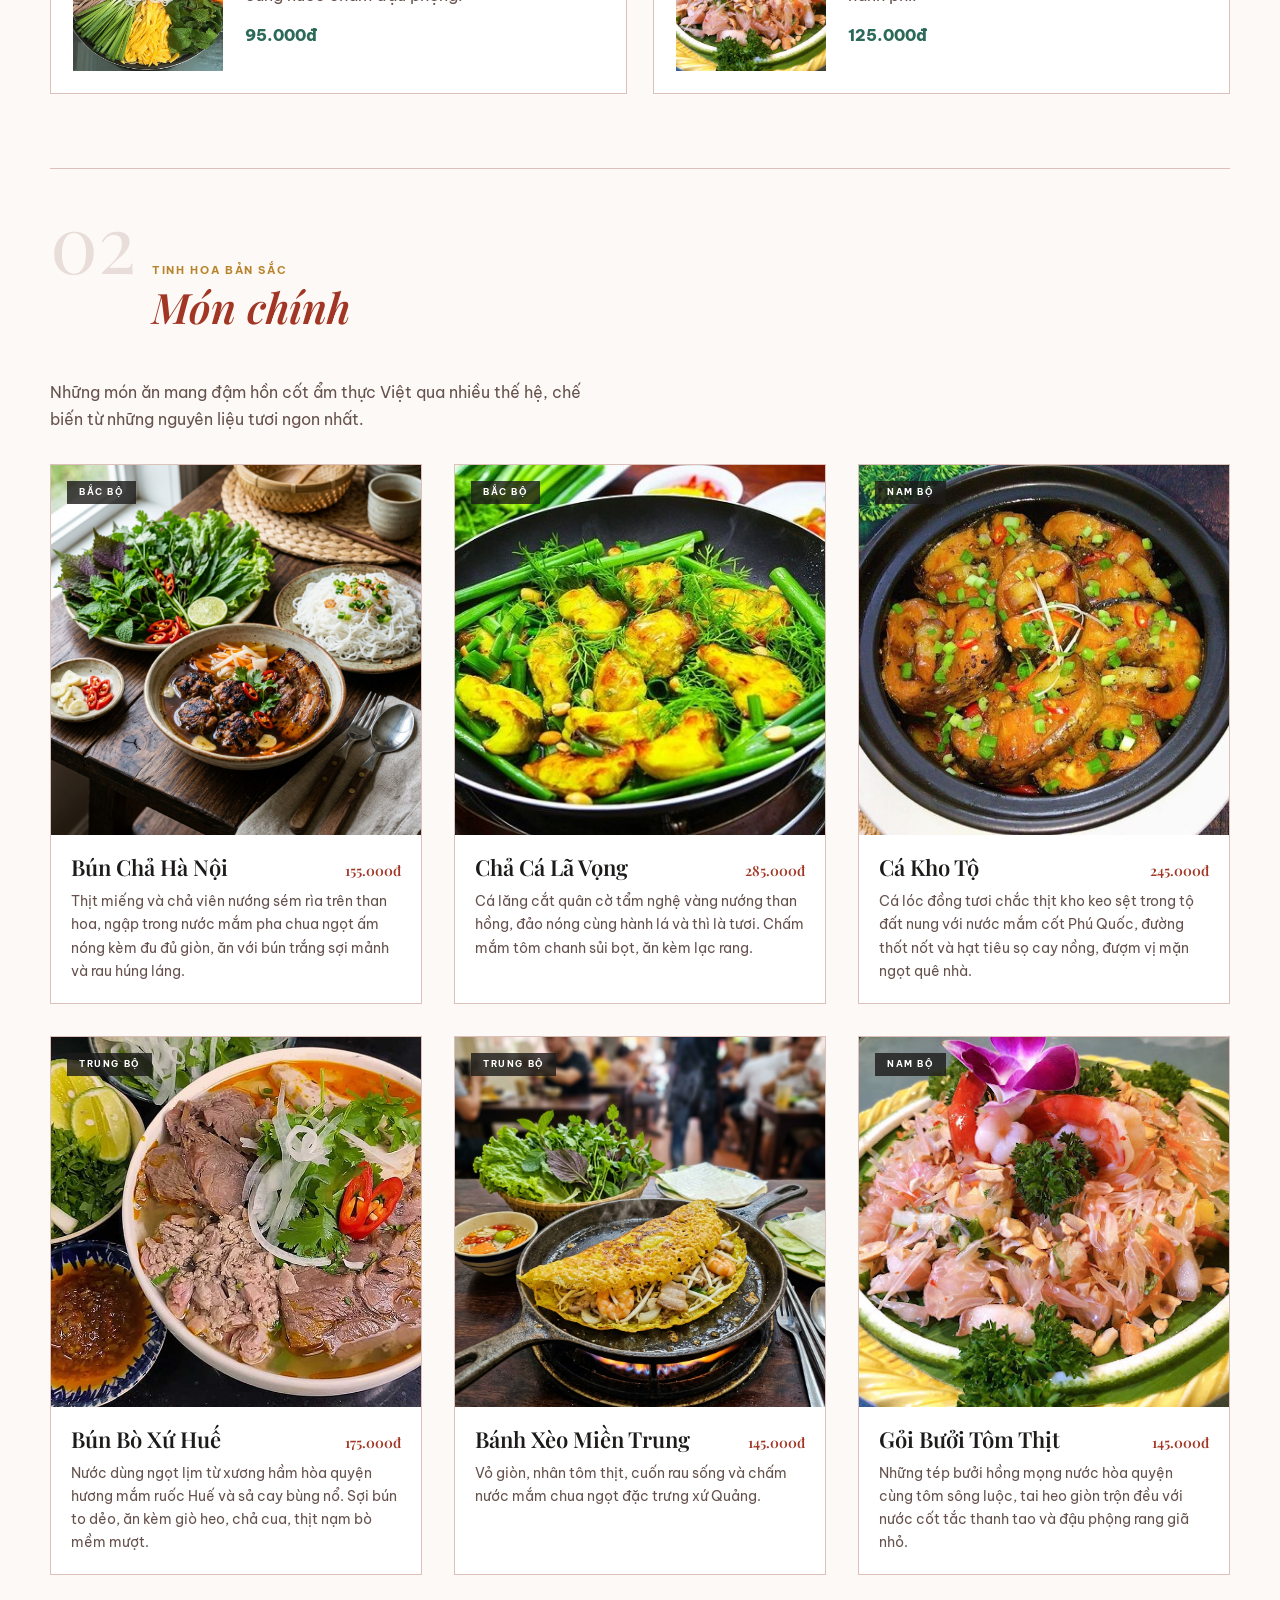
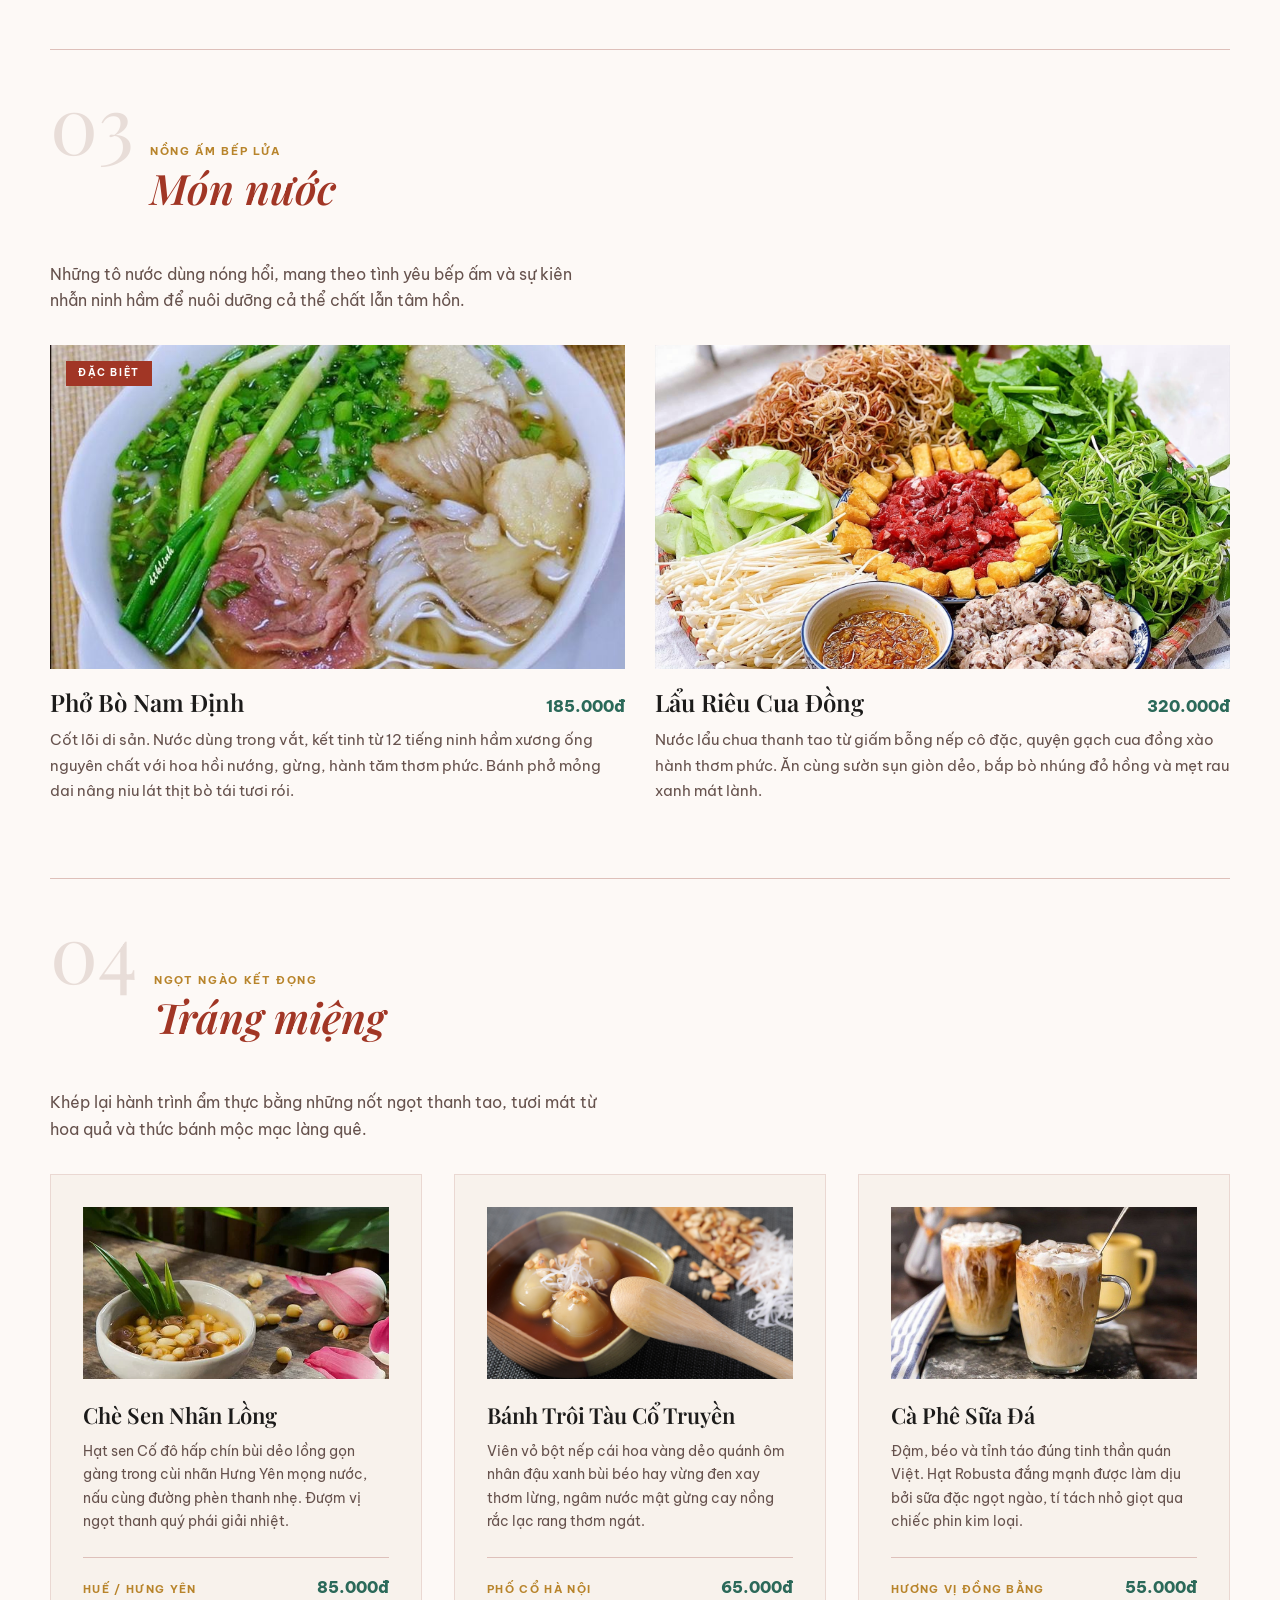
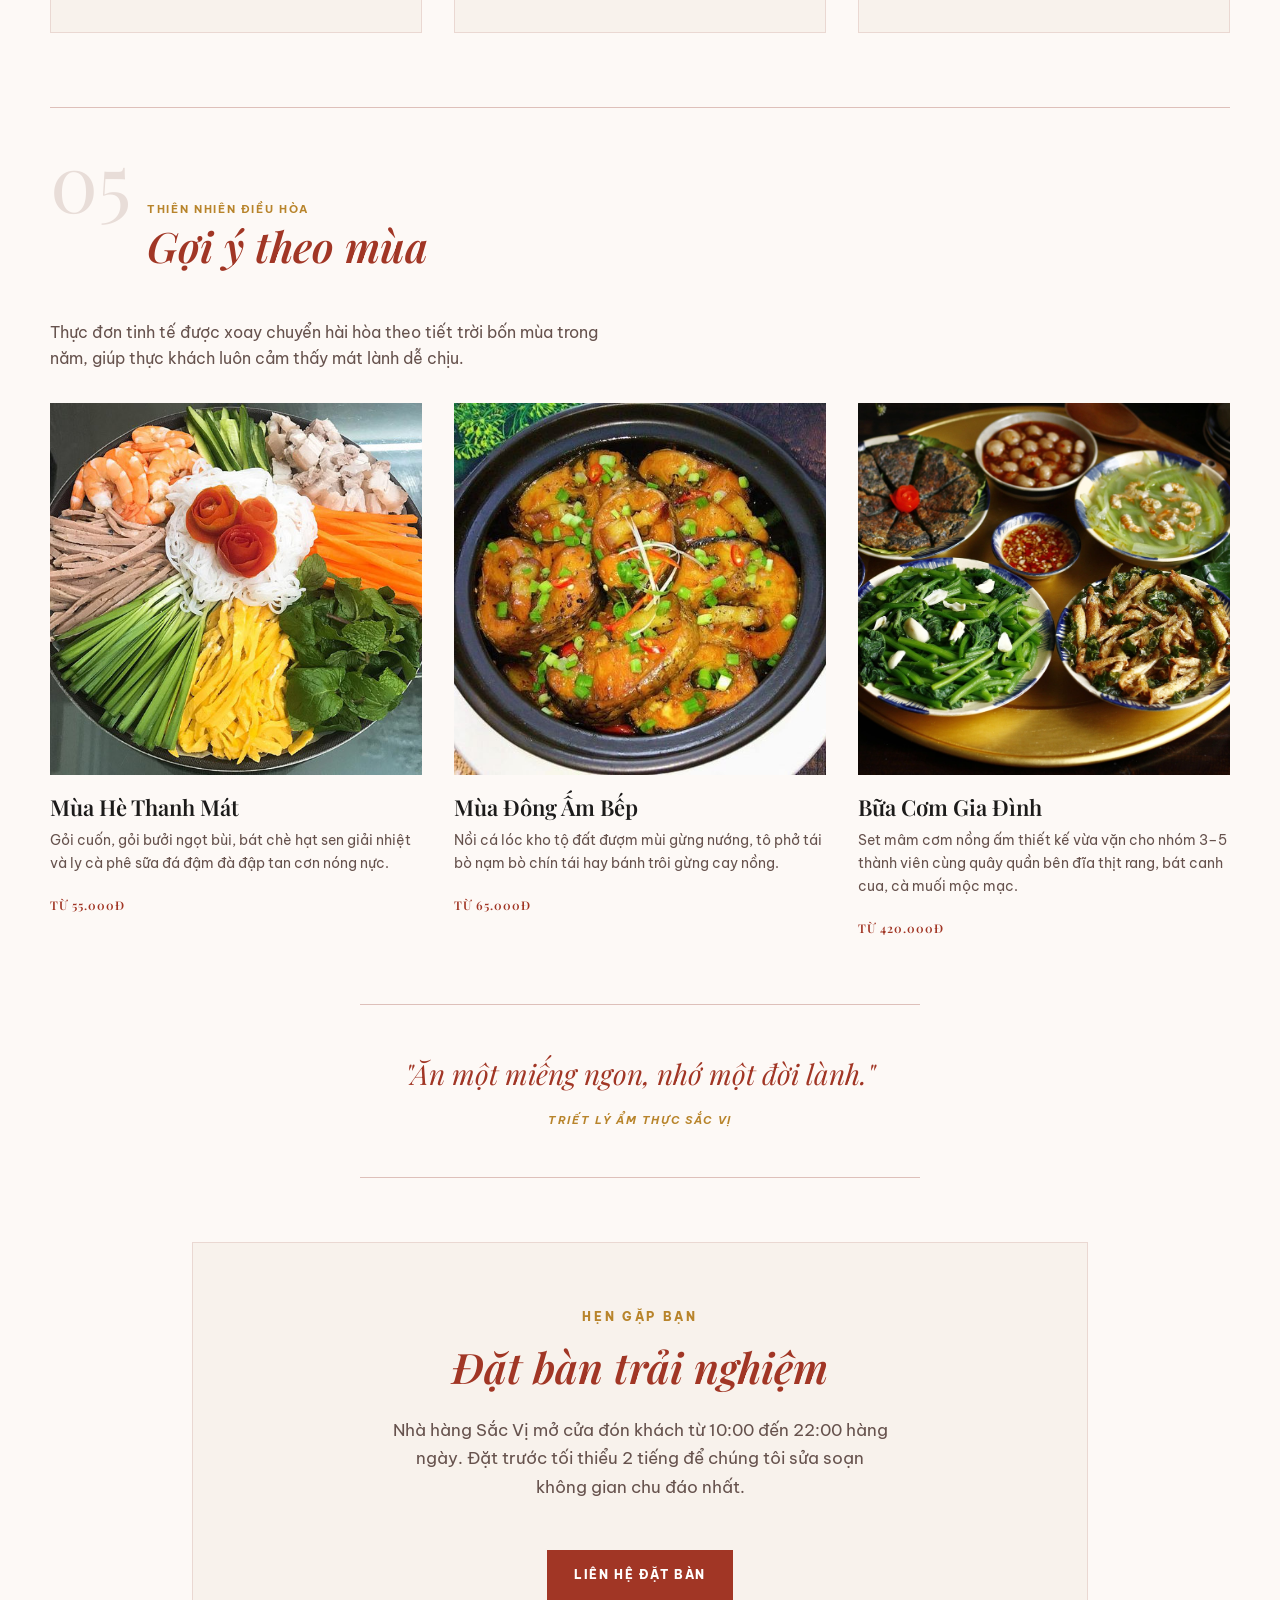
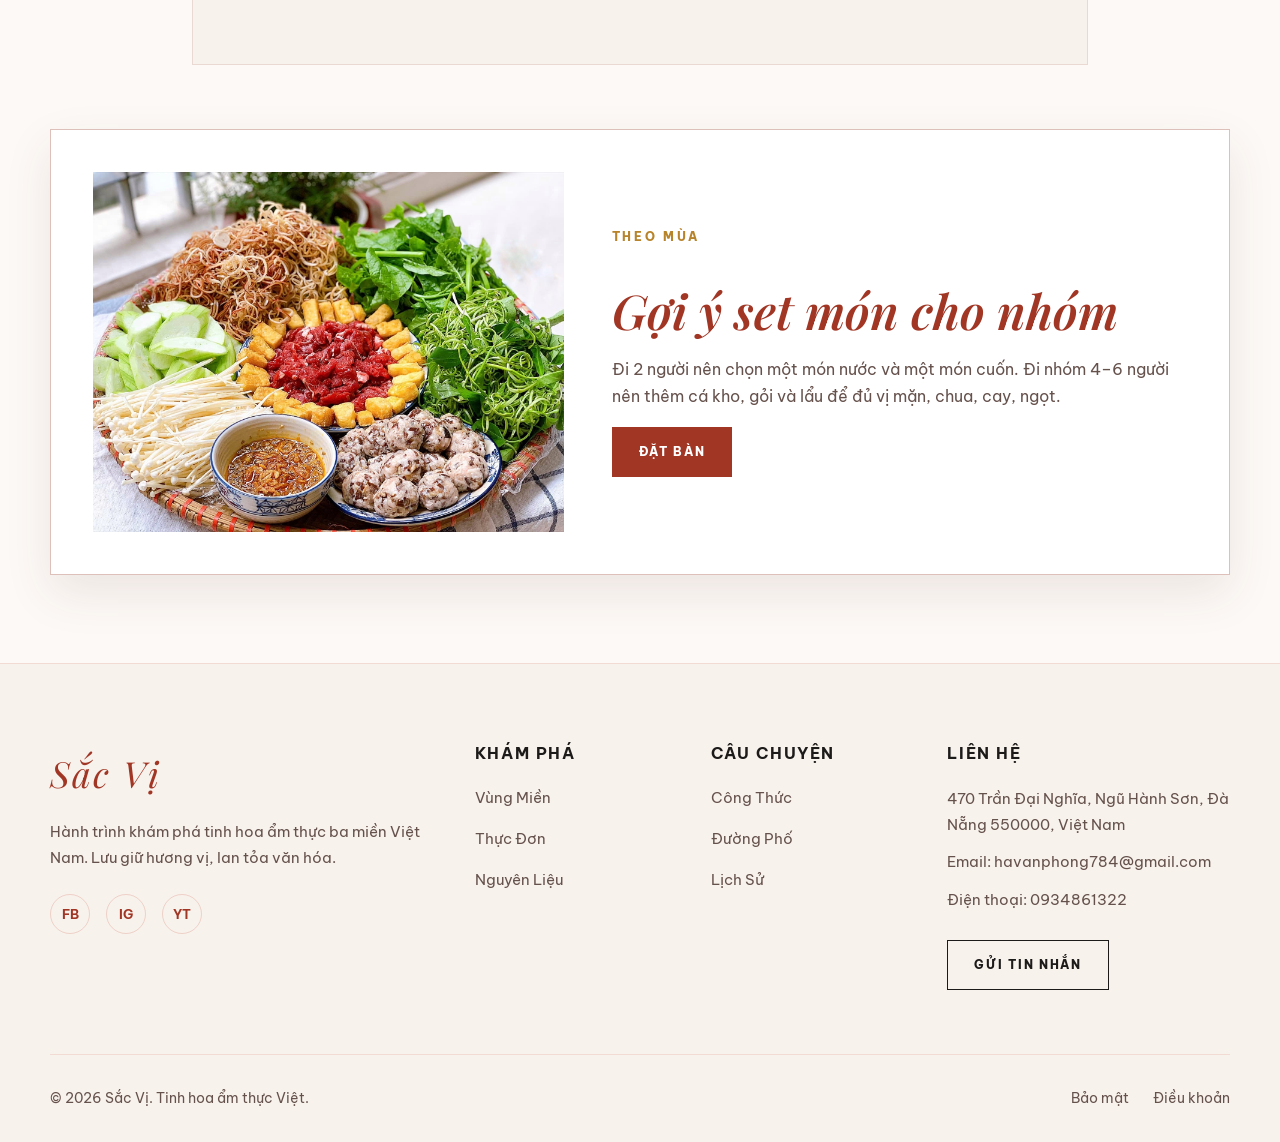
<file: thuc-don.html>
<!doctype html>
<html lang="vi">
  <head>
    <meta charset="utf-8" />
    <meta content="width=device-width, initial-scale=1.0" name="viewport" />
    <title>Thực đơn - Sắc Vị</title>
    <meta
      content="Thực đơn Sắc Vị - Các món Việt ngon được chọn lọc theo khai vị, món chính, món nước và tráng miệng."
      name="description"
    />
    <link href="https://fonts.googleapis.com" rel="preconnect" />
    <link crossorigin href="https://fonts.gstatic.com" rel="preconnect" />
    <link
      href="https://fonts.googleapis.com/css2?family=Material+Symbols+Outlined:wght,FILL@100..700,0..1&family=Be+Vietnam+Pro:ital,wght@0,300;0,400;0,500;0,600;0,700;1,400&family=Playfair+Display:ital,wght@0,400;0,600;0,700;1,400;1,600;1,700&display=swap"
      rel="stylesheet"
    />
    <link href="css/style.css" rel="stylesheet" />
    <link href="css/pages/thuc-don.css" rel="stylesheet" />
  </head>
  <body>
    <div id="header-placeholder"></div>

    <main>
      <section class="page-hero">
        <img
          alt="Bát phở bò nóng hổi"
          class="page-hero__image art-radius-soft"
          src="assets/img/am-thuc-viet.png"
        />
        <div class="page-hero__content">
          <span class="eyebrow">Thực đơn Sắc Vị</span>
          <h1>Món Việt theo mùa và theo miền</h1>
          <p>
            Thực đơn được sắp xếp để người đọc dễ chọn món khai vị, món chính,
            món nước và tráng miệng.
          </p>
        </div>
      </section>

      <section class="section">
        <div class="container">
          <nav aria-label="Nhóm món ăn" class="menu-tabs" id="menuTabs">
            <a class="is-active" href="#khaiVi">Khai vị</a>
            <a href="#monChinh">Món chính</a>
            <a href="#monNuoc">Món nước</a>
            <a href="#trangMieng">Tráng miệng</a>
            <a href="#theoMua">Theo mùa</a>
          </nav>

          <section class="menu-section" id="khaiVi">
            <div class="section-divider reveal">
              <span class="section-divider__number">01</span>
              <div class="section-divider__text">
                <span class="section-divider__eyebrow">Bắt đầu nhẹ nhàng</span>
                <h2>Món khai vị</h2>
              </div>
            </div>
            <p class="section-divider__desc reveal">
              Những món mở đầu tươi mát, thanh nhẹ giúp kích thích vị giác và
              chuẩn bị cho những hương vị tiếp theo.
            </p>
            <div class="menu-list" style="margin-top: 32px">
              <article class="menu-item reveal">
                <img
                  alt="Gỏi cuốn tôm thịt"
                  src="assets/img/goi-cuon-tom-thit.jpg"
                />
                <div>
                  <h3>Gỏi cuốn tôm thịt</h3>
                  <p>
                    Bánh tráng, rau thơm, bún, tôm và thịt luộc, ăn cùng nước
                    chấm đậu phộng.
                  </p>
                  <span class="price">95.000đ</span>
                </div>
              </article>
              <article class="menu-item reveal delay-100">
                <img alt="Gỏi bưởi" src="assets/img/goi-buoi.png" />
                <div>
                  <h3>Gỏi bưởi tôm thịt</h3>
                  <p>Vị chua ngọt tươi sáng, điểm thêm rau răm và hành phi.</p>
                  <span class="price">125.000đ</span>
                </div>
              </article>
            </div>
          </section>

          <section class="menu-section" id="monChinh">
            <div class="section-divider reveal">
              <span class="section-divider__number">02</span>
              <div class="section-divider__text">
                <span class="section-divider__eyebrow">Tinh hoa bản sắc</span>
                <h2>Món chính</h2>
              </div>
            </div>
            <p class="section-divider__desc reveal">
              Những món ăn mang đậm hồn cốt ẩm thực Việt qua nhiều thế hệ, chế
              biến từ những nguyên liệu tươi ngon nhất.
            </p>
            <div class="menu-grid" style="margin-top: 32px">
              <article class="menu-card reveal">
                <div class="menu-card__image">
                  <img
                    alt="Bún chả Hà Nội"
                    class="scale-hover"
                    src="assets/img/bun_cha.png"
                  />
                  <span class="menu-card__badge">Bắc Bộ</span>
                </div>
                <div class="menu-card__body">
                  <div class="menu-card__title-row">
                    <h3>Bún Chả Hà Nội</h3>
                    <span class="menu-card__price">155.000đ</span>
                  </div>
                  <p class="menu-card__desc">
                    Thịt miếng và chả viên nướng sém rìa trên than hoa, ngập
                    trong nước mắm pha chua ngọt ấm nóng kèm đu đủ giòn, ăn với
                    bún trắng sợi mảnh và rau húng láng.
                  </p>
                </div>
              </article>
              <article class="menu-card reveal delay-100">
                <div class="menu-card__image">
                  <img
                    alt="Chả cá Lã Vọng"
                    class="scale-hover"
                    src="assets/img/cha-ca-la-vong.jpg"
                  />
                  <span class="menu-card__badge">Bắc Bộ</span>
                </div>
                <div class="menu-card__body">
                  <div class="menu-card__title-row">
                    <h3>Chả Cá Lã Vọng</h3>
                    <span class="menu-card__price">285.000đ</span>
                  </div>
                  <p class="menu-card__desc">
                    Cá lăng cắt quân cờ tẩm nghệ vàng nướng than hồng, đảo nóng
                    cùng hành lá và thì là tươi. Chấm mắm tôm chanh sủi bọt, ăn
                    kèm lạc rang.
                  </p>
                </div>
              </article>
              <article class="menu-card reveal delay-200">
                <div class="menu-card__image">
                  <img
                    alt="Cá kho tộ"
                    class="scale-hover"
                    src="assets/img/ca-kho.png"
                  />
                  <span class="menu-card__badge">Nam Bộ</span>
                </div>
                <div class="menu-card__body">
                  <div class="menu-card__title-row">
                    <h3>Cá Kho Tộ</h3>
                    <span class="menu-card__price">245.000đ</span>
                  </div>
                  <p class="menu-card__desc">
                    Cá lóc đồng tươi chắc thịt kho keo sệt trong tộ đất nung với
                    nước mắm cốt Phú Quốc, đường thốt nốt và hạt tiêu sọ cay
                    nồng, đượm vị mặn ngọt quê nhà.
                  </p>
                </div>
              </article>
              <article class="menu-card reveal">
                <div class="menu-card__image">
                  <img
                    alt="Bún bò Huế"
                    class="scale-hover"
                    src="assets/img/bun-bo-hue.jpg"
                  />
                  <span class="menu-card__badge">Trung Bộ</span>
                </div>
                <div class="menu-card__body">
                  <div class="menu-card__title-row">
                    <h3>Bún Bò Xứ Huế</h3>
                    <span class="menu-card__price">175.000đ</span>
                  </div>
                  <p class="menu-card__desc">
                    Nước dùng ngọt lịm từ xương hầm hòa quyện hương mắm ruốc Huế
                    và sả cay bùng nổ. Sợi bún to dẻo, ăn kèm giò heo, chả cua,
                    thịt nạm bò mềm mượt.
                  </p>
                </div>
              </article>
              <article class="menu-card reveal delay-100">
                <div class="menu-card__image">
                  <img
                    alt="Bánh xèo miền Trung"
                    class="scale-hover"
                    src="assets/img/banh_xeo.png"
                  />
                  <span class="menu-card__badge">Trung Bộ</span>
                </div>
                <div class="menu-card__body">
                  <div class="menu-card__title-row">
                    <h3>Bánh Xèo Miền Trung</h3>
                    <span class="menu-card__price">145.000đ</span>
                  </div>
                  <p class="menu-card__desc">
                    Vỏ giòn, nhân tôm thịt, cuốn rau sống và chấm nước mắm chua
                    ngọt đặc trưng xứ Quảng.
                  </p>
                </div>
              </article>
              <article class="menu-card reveal delay-200">
                <div class="menu-card__image">
                  <img
                    alt="Gỏi bưởi tôm thịt"
                    class="scale-hover"
                    src="assets/img/goi-buoi.png"
                  />
                  <span class="menu-card__badge">Nam Bộ</span>
                </div>
                <div class="menu-card__body">
                  <div class="menu-card__title-row">
                    <h3>Gỏi Bưởi Tôm Thịt</h3>
                    <span class="menu-card__price">145.000đ</span>
                  </div>
                  <p class="menu-card__desc">
                    Những tép bưởi hồng mọng nước hòa quyện cùng tôm sông luộc,
                    tai heo giòn trộn đều với nước cốt tắc thanh tao và đậu
                    phộng rang giã nhỏ.
                  </p>
                </div>
              </article>
            </div>
          </section>

          <section class="menu-section" id="monNuoc">
            <div class="section-divider reveal">
              <span class="section-divider__number">03</span>
              <div class="section-divider__text">
                <span class="section-divider__eyebrow">Nồng ấm bếp lửa</span>
                <h2>Món nước</h2>
              </div>
            </div>
            <p class="section-divider__desc reveal">
              Những tô nước dùng nóng hổi, mang theo tình yêu bếp ấm và sự kiên
              nhẫn ninh hầm để nuôi dưỡng cả thể chất lẫn tâm hồn.
            </p>
            <div class="duo-feature" style="margin-top: 32px">
              <div class="duo-feature__item reveal-left">
                <div class="duo-feature__image">
                  <img
                    alt="Phở bò Nam Định"
                    src="assets/img/pho-bo-nam-dinh.png"
                  />
                  <span class="duo-feature__badge">Đặc biệt</span>
                </div>
                <div class="duo-feature__info-row">
                  <h3>Phở Bò Nam Định</h3>
                  <span class="price">185.000đ</span>
                </div>
                <p class="duo-feature__desc">
                  Cốt lõi di sản. Nước dùng trong vắt, kết tinh từ 12 tiếng ninh
                  hầm xương ống nguyên chất với hoa hồi nướng, gừng, hành tăm
                  thơm phức. Bánh phở mỏng dai nâng niu lát thịt bò tái tươi
                  rói.
                </p>
              </div>
              <div class="duo-feature__item reveal-right">
                <div class="duo-feature__image">
                  <img alt="Lẩu riêu cua đồng" src="assets/img/lau-rieu.png" />
                </div>
                <div class="duo-feature__info-row">
                  <h3>Lẩu Riêu Cua Đồng</h3>
                  <span class="price">320.000đ</span>
                </div>
                <p class="duo-feature__desc">
                  Nước lẩu chua thanh tao từ giấm bỗng nếp cô đặc, quyện gạch
                  cua đồng xào hành thơm phức. Ăn cùng sườn sụn giòn dẻo, bắp bò
                  nhúng đỏ hồng và mẹt rau xanh mát lành.
                </p>
              </div>
            </div>
          </section>

          <section class="menu-section" id="trangMieng">
            <div class="section-divider reveal">
              <span class="section-divider__number">04</span>
              <div class="section-divider__text">
                <span class="section-divider__eyebrow">Ngọt ngào kết đọng</span>
                <h2>Tráng miệng</h2>
              </div>
            </div>
            <p class="section-divider__desc reveal">
              Khép lại hành trình ẩm thực bằng những nốt ngọt thanh tao, tươi
              mát từ hoa quả và thức bánh mộc mạc làng quê.
            </p>
            <div class="menu-grid" style="margin-top: 32px">
              <div class="dessert-card reveal">
                <div class="dessert-card__image">
                  <img alt="Chè sen nhãn lồng" src="assets/img/che-sen.png" />
                </div>
                <h3>Chè Sen Nhãn Lồng</h3>
                <p>
                  Hạt sen Cố đô hấp chín bùi dẻo lồng gọn gàng trong cùi nhãn
                  Hưng Yên mọng nước, nấu cùng đường phèn thanh nhẹ. Đượm vị
                  ngọt thanh quý phái giải nhiệt.
                </p>
                <div class="dessert-card__footer">
                  <span class="dessert-card__origin">Huế / Hưng Yên</span>
                  <span class="price" style="margin-top: 0">85.000đ</span>
                </div>
              </div>
              <div class="dessert-card reveal delay-100">
                <div class="dessert-card__image">
                  <img
                    alt="Bánh trôi tàu cổ truyền"
                    src="assets/img/banh-troi-tau.png"
                  />
                </div>
                <h3>Bánh Trôi Tàu Cổ Truyền</h3>
                <p>
                  Viên vỏ bột nếp cái hoa vàng dẻo quánh ôm nhân đậu xanh bùi
                  béo hay vừng đen xay thơm lừng, ngâm nước mật gừng cay nồng
                  rắc lạc rang thơm ngát.
                </p>
                <div class="dessert-card__footer">
                  <span class="dessert-card__origin">Phố Cổ Hà Nội</span>
                  <span class="price" style="margin-top: 0">65.000đ</span>
                </div>
              </div>
              <div class="dessert-card reveal delay-200">
                <div class="dessert-card__image">
                  <img alt="Cà phê sữa đá" src="assets/img/ca-phe-sua-da.png" />
                </div>
                <h3>Cà Phê Sữa Đá</h3>
                <p>
                  Đậm, béo và tỉnh táo đúng tinh thần quán Việt. Hạt Robusta
                  đắng mạnh được làm dịu bởi sữa đặc ngọt ngào, tí tách nhỏ giọt
                  qua chiếc phin kim loại.
                </p>
                <div class="dessert-card__footer">
                  <span class="dessert-card__origin">Hương Vị Đồng Bằng</span>
                  <span class="price" style="margin-top: 0">55.000đ</span>
                </div>
              </div>
            </div>
          </section>

          <section class="menu-section" id="theoMua">
            <div class="section-divider reveal">
              <span class="section-divider__number">05</span>
              <div class="section-divider__text">
                <span class="section-divider__eyebrow"
                  >Thiên nhiên điều hòa</span
                >
                <h2>Gợi ý theo mùa</h2>
              </div>
            </div>
            <p class="section-divider__desc reveal">
              Thực đơn tinh tế được xoay chuyển hài hòa theo tiết trời bốn mùa
              trong năm, giúp thực khách luôn cảm thấy mát lành dễ chịu.
            </p>
            <div class="seasonal-grid" style="margin-top: 32px">
              <div class="seasonal-item reveal">
                <div class="seasonal-item__image">
                  <img
                    alt="Bộ món ăn thanh tao mùa hè"
                    src="assets/img/goi-cuon-tom-thit.jpg"
                  />
                </div>
                <h3>Mùa Hè Thanh Mát</h3>
                <p>
                  Gỏi cuốn, gỏi bưởi ngọt bùi, bát chè hạt sen giải nhiệt và ly
                  cà phê sữa đá đậm đà đập tan cơn nóng nực.
                </p>
                <span class="seasonal-item__from">Từ 55.000đ</span>
              </div>
              <div class="seasonal-item reveal delay-100">
                <div class="seasonal-item__image">
                  <img
                    alt="Bữa cá kho tộ ấm cúng trời lạnh"
                    src="assets/img/ca-kho.png"
                  />
                </div>
                <h3>Mùa Đông Ấm Bếp</h3>
                <p>
                  Nồi cá lóc kho tộ đất đượm mùi gừng nướng, tô phở tái bò nạm
                  bò chín tái hay bánh trôi gừng cay nồng.
                </p>
                <span class="seasonal-item__from">Từ 65.000đ</span>
              </div>
              <div class="seasonal-item reveal delay-200">
                <div class="seasonal-item__image">
                  <img
                    alt="Mâm cơm tối gia đình"
                    src="assets/img/bua-com-gia-dinh.png"
                  />
                </div>
                <h3>Bữa Cơm Gia Đình</h3>
                <p>
                  Set mâm cơm nồng ấm thiết kế vừa vặn cho nhóm 3–5 thành viên
                  cùng quây quần bên đĩa thịt rang, bát canh cua, cà muối mộc
                  mạc.
                </p>
                <span class="seasonal-item__from">Từ 420.000đ</span>
              </div>
            </div>
          </section>

          <div class="philosophy-quote reveal" style="margin: 64px auto">
            <p>"Ăn một miếng ngon, nhớ một đời lành."</p>
            <cite>Triết lý ẩm thực Sắc Vị</cite>
          </div>

          <div class="cta-booking reveal" style="margin-bottom: 64px">
            <span class="eyebrow">Hẹn gặp bạn</span>
            <h2>Đặt bàn trải nghiệm</h2>
            <p>
              Nhà hàng Sắc Vị mở cửa đón khách từ 10:00 đến 22:00 hàng ngày. Đặt
              trước tối thiểu 2 tiếng để chúng tôi sửa soạn không gian chu đáo
              nhất.
            </p>
            <a class="button" href="lien-he.html">Liên hệ đặt bàn</a>
          </div>

          <div class="story-panel reveal" style="margin-bottom: 0">
            <div class="story-panel__image">
              <img alt="Món lẩu theo mùa" src="assets/img/lau-rieu.png" />
            </div>
            <div class="story-panel__content">
              <span class="eyebrow">Theo mùa</span>
              <h2>Gợi ý set món cho nhóm</h2>
              <p>
                Đi 2 người nên chọn một món nước và một món cuốn. Đi nhóm 4–6
                người nên thêm cá kho, gỏi và lẩu để đủ vị mặn, chua, cay, ngọt.
              </p>
              <a class="button" href="lien-he.html">Đặt bàn</a>
            </div>
          </div>
        </div>
      </section>
    </main>

    <div id="footer-placeholder"></div>
    <script src="js/main.js"></script>
  </body>
</html>
</file>
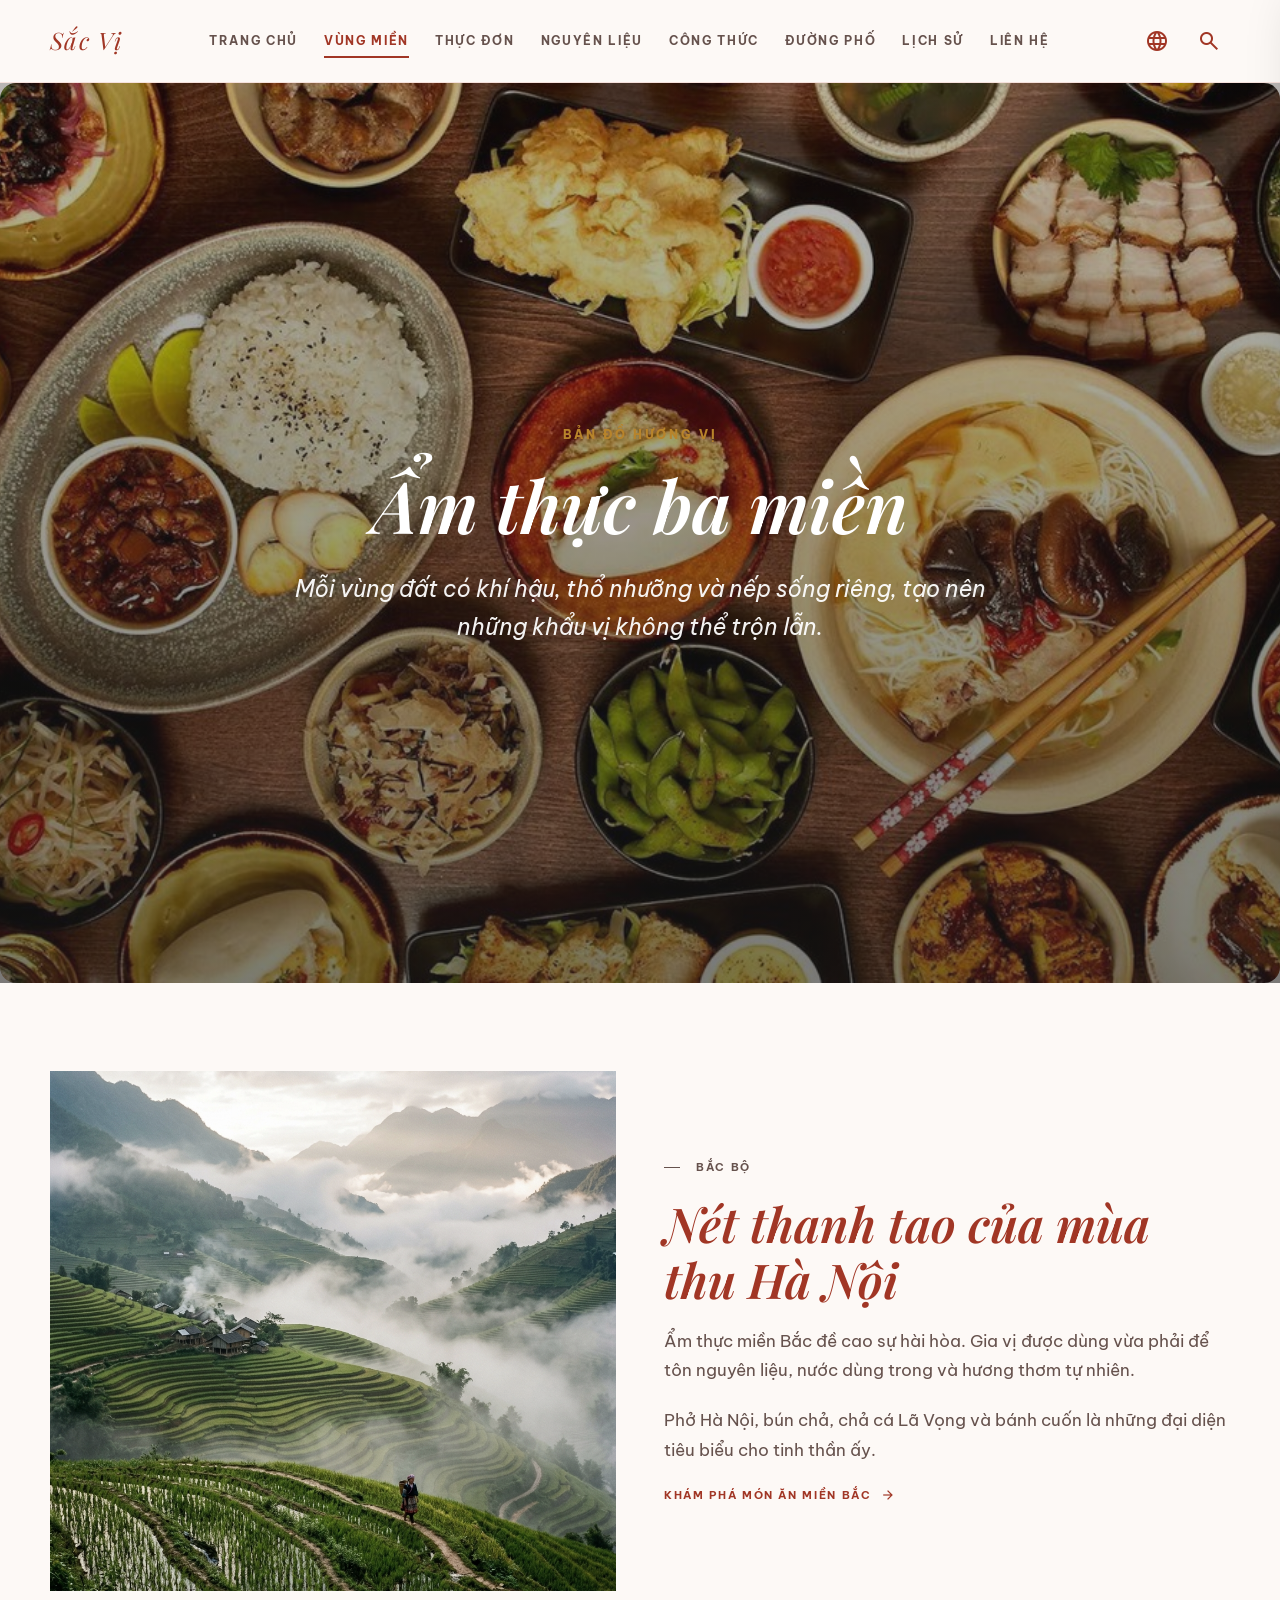
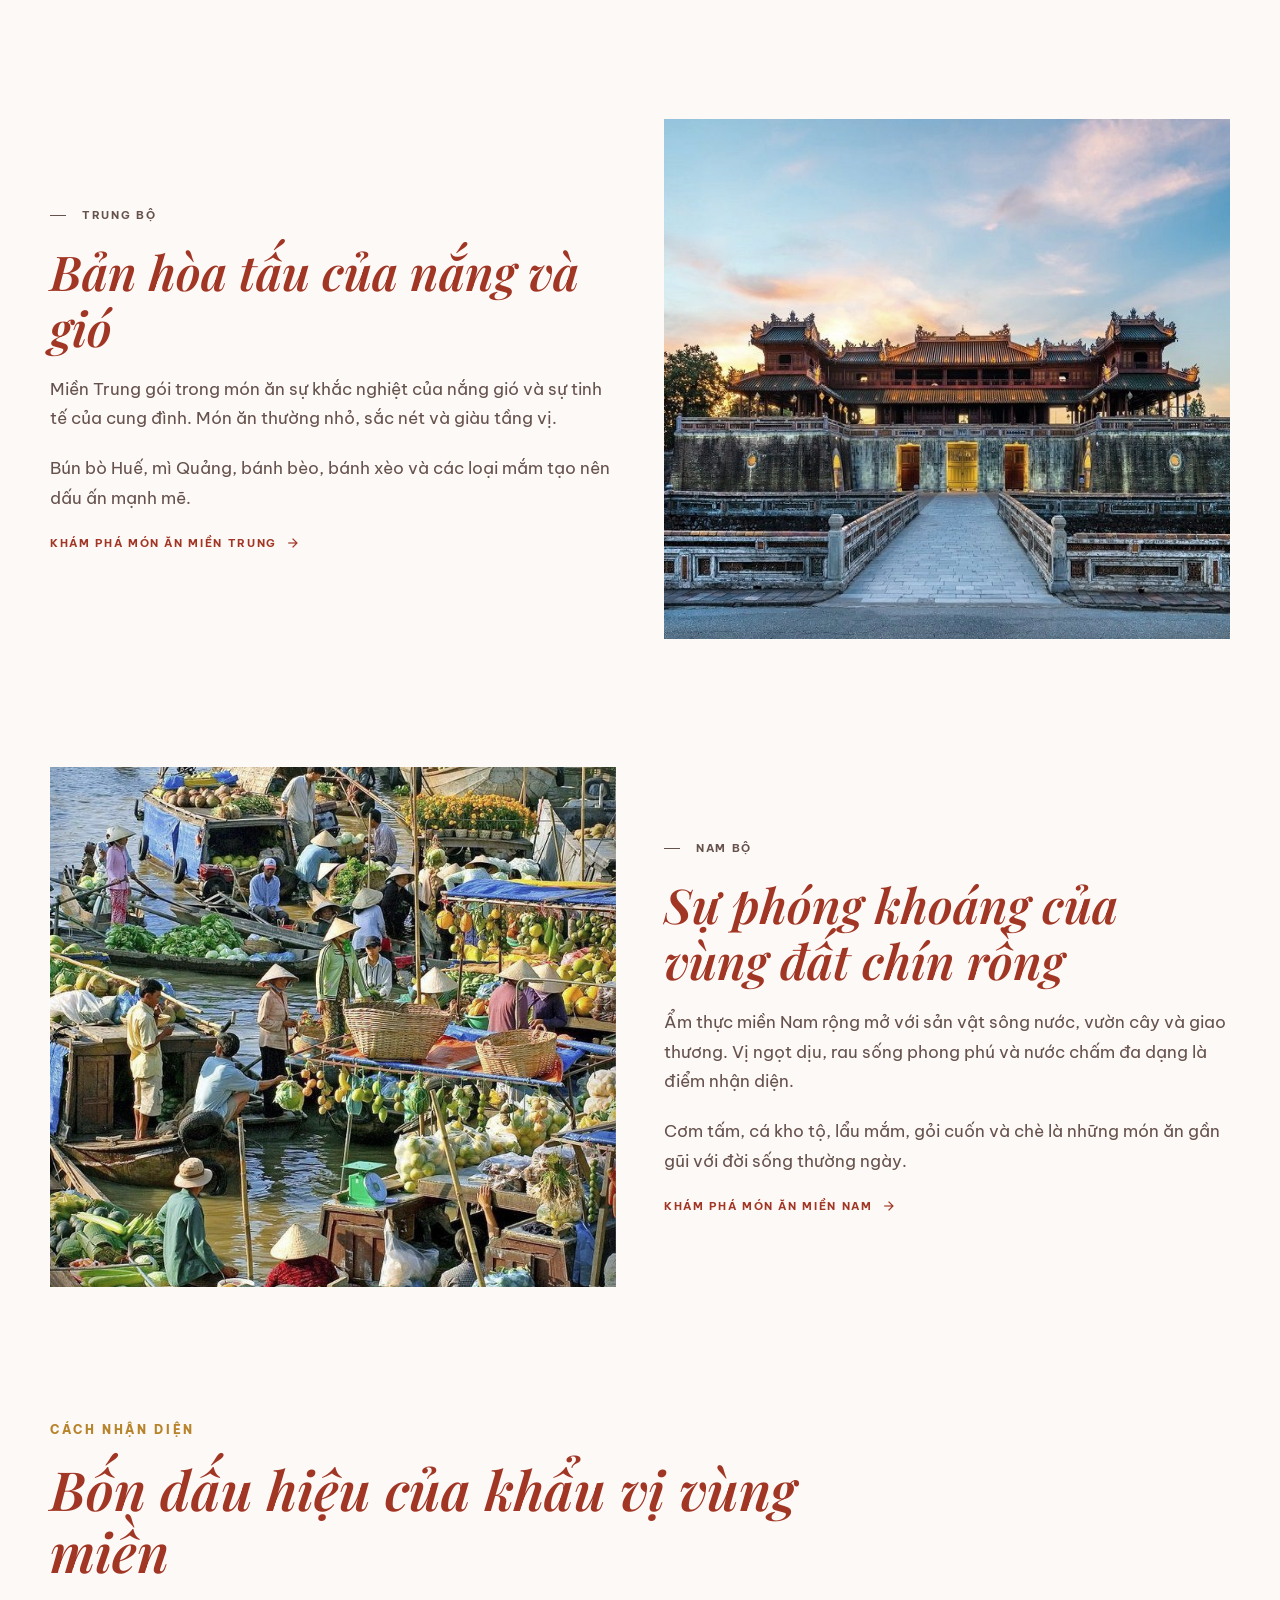
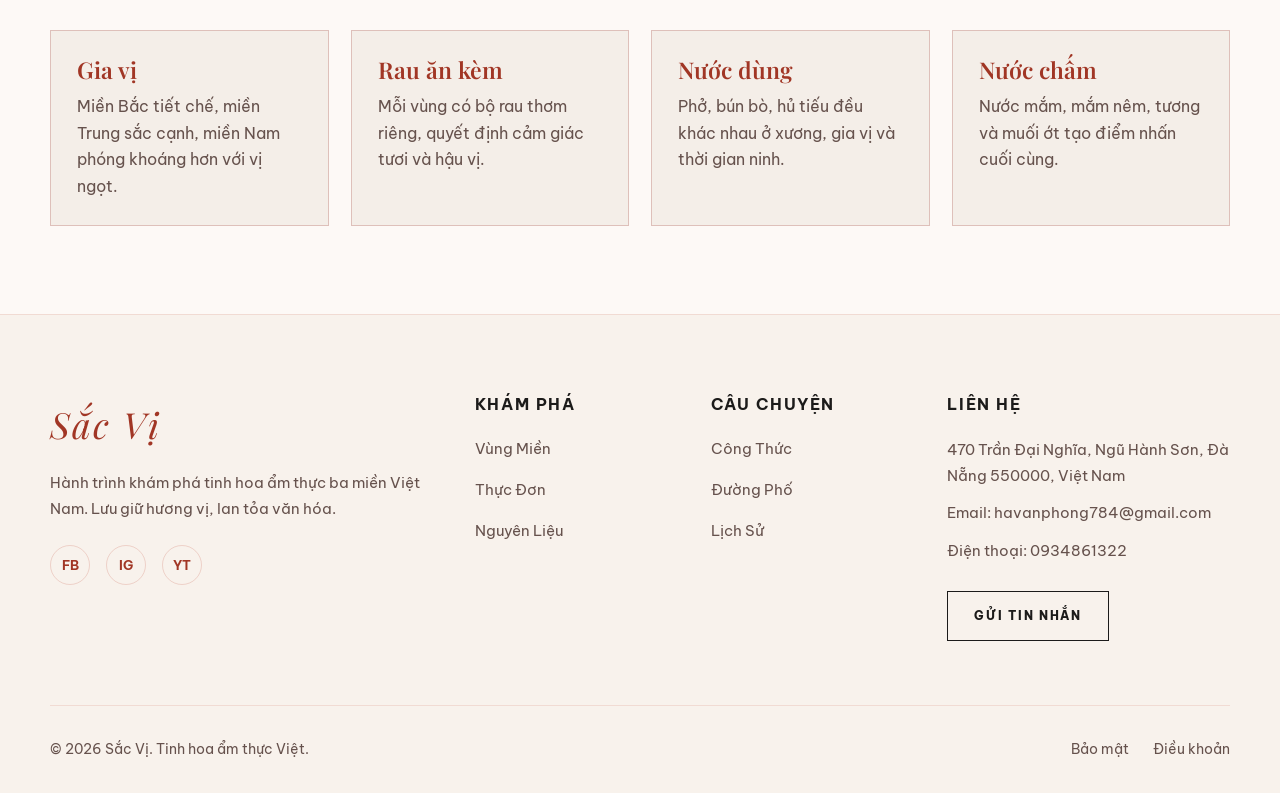
<file: vung-mien.html>
<!doctype html>
<html lang="vi">
  <head>
    <meta charset="utf-8" />
    <meta content="width=device-width, initial-scale=1.0" name="viewport" />
    <title>Vùng miền - Sắc Vị</title>
    <meta
      content="Khám phá ẩm thực đặc trưng của ba miền Bắc - Trung - Nam Việt Nam. Từng vùng đất có nét hương vị riêng không thể trộn lẫn."
      name="description"
    />
    <link href="https://fonts.googleapis.com" rel="preconnect" />
    <link crossorigin href="https://fonts.gstatic.com" rel="preconnect" />
    <link
      href="https://fonts.googleapis.com/css2?family=Material+Symbols+Outlined:wght,FILL@100..700,0..1&family=Be+Vietnam+Pro:ital,wght@0,300;0,400;0,500;0,600;0,700;1,400&family=Playfair+Display:ital,wght@0,400;0,600;0,700;1,400;1,600;1,700&display=swap"
      rel="stylesheet"
    />
    <link href="css/style.css" rel="stylesheet" />
  </head>
  <body>
    <div id="header-placeholder"></div>

    <main>
      <section class="page-hero">
        <img
          alt="Mâm cơm Việt Nam"
          class="page-hero__image art-radius-soft"
          src="assets/img/am-thuc-ba-mien.png"
        />
        <div class="page-hero__content">
          <span class="eyebrow">Bản đồ hương vị</span>
          <h1>Ẩm thực ba miền</h1>
          <p>
            Mỗi vùng đất có khí hậu, thổ nhưỡng và nếp sống riêng, tạo nên những
            khẩu vị không thể trộn lẫn.
          </p>
        </div>
      </section>

      <section class="section">
        <div class="container">
          <article class="editorial-row reveal-left">
            <div class="editorial-row__image">
              <img
                alt="Món ăn miền Bắc"
                class="grayscale-hover"
                src="assets/img/north.png"
              />
            </div>
            <div class="editorial-row__content">
              <span class="editorial-row__eyebrow">Bắc Bộ</span>
              <h2>Nét thanh tao của mùa thu Hà Nội</h2>
              <p>
                Ẩm thực miền Bắc đề cao sự hài hòa. Gia vị được dùng vừa phải để
                tôn nguyên liệu, nước dùng trong và hương thơm tự nhiên.
              </p>
              <p>
                Phở Hà Nội, bún chả, chả cá Lã Vọng và bánh cuốn là những đại
                diện tiêu biểu cho tinh thần ấy.
              </p>
              <a class="editorial-row__link" href="thuc-don.html#mon-chinh">
                Khám phá món ăn miền Bắc
                <span class="material-symbols-outlined" style="font-size: 16px"
                  >arrow_forward</span
                >
              </a>
            </div>
          </article>

          <article class="editorial-row editorial-row--reverse reveal-right">
            <div class="editorial-row__image">
              <img
                alt="Món ăn miền Trung"
                class="grayscale-hover"
                src="assets/img/central.png"
              />
            </div>
            <div class="editorial-row__content">
              <span class="editorial-row__eyebrow">Trung Bộ</span>
              <h2>Bản hòa tấu của nắng và gió</h2>
              <p>
                Miền Trung gói trong món ăn sự khắc nghiệt của nắng gió và sự
                tinh tế của cung đình. Món ăn thường nhỏ, sắc nét và giàu tầng
                vị.
              </p>
              <p>
                Bún bò Huế, mì Quảng, bánh bèo, bánh xèo và các loại mắm tạo nên
                dấu ấn mạnh mẽ.
              </p>
              <a class="editorial-row__link" href="thuc-don.html#mon-chinh">
                Khám phá món ăn miền Trung
                <span class="material-symbols-outlined" style="font-size: 16px"
                  >arrow_forward</span
                >
              </a>
            </div>
          </article>

          <article class="editorial-row reveal-left">
            <div class="editorial-row__image">
              <img
                alt="Món ăn miền Nam"
                class="grayscale-hover"
                src="assets/img/south.png"
              />
            </div>
            <div class="editorial-row__content">
              <span class="editorial-row__eyebrow">Nam Bộ</span>
              <h2>Sự phóng khoáng của vùng đất chín rồng</h2>
              <p>
                Ẩm thực miền Nam rộng mở với sản vật sông nước, vườn cây và giao
                thương. Vị ngọt dịu, rau sống phong phú và nước chấm đa dạng là
                điểm nhận diện.
              </p>
              <p>
                Cơm tấm, cá kho tộ, lẩu mắm, gỏi cuốn và chè là những món ăn gần
                gũi với đời sống thường ngày.
              </p>
              <a class="editorial-row__link" href="thuc-don.html#mon-chinh">
                Khám phá món ăn miền Nam
                <span class="material-symbols-outlined" style="font-size: 16px"
                  >arrow_forward</span
                >
              </a>
            </div>
          </article>

          <div class="section-heading reveal" style="margin-top: 48px">
            <span class="eyebrow">Cách nhận diện</span>
            <h2>Bốn dấu hiệu của khẩu vị vùng miền</h2>
          </div>
          <div class="note-grid">
            <article class="note-card reveal">
              <h3>Gia vị</h3>
              <p>
                Miền Bắc tiết chế, miền Trung sắc cạnh, miền Nam phóng khoáng
                hơn với vị ngọt.
              </p>
            </article>
            <article class="note-card reveal delay-100">
              <h3>Rau ăn kèm</h3>
              <p>
                Mỗi vùng có bộ rau thơm riêng, quyết định cảm giác tươi và hậu
                vị.
              </p>
            </article>
            <article class="note-card reveal delay-200">
              <h3>Nước dùng</h3>
              <p>
                Phở, bún bò, hủ tiếu đều khác nhau ở xương, gia vị và thời gian
                ninh.
              </p>
            </article>
            <article class="note-card reveal delay-300">
              <h3>Nước chấm</h3>
              <p>
                Nước mắm, mắm nêm, tương và muối ớt tạo điểm nhấn cuối cùng.
              </p>
            </article>
          </div>
        </div>
      </section>
    </main>

    <div id="footer-placeholder"></div>
    <script src="js/main.js"></script>
  </body>
</html>
</file>
<file: css/style.css>
:root {
  --primary: #a13625;
  --primary-strong: #7f2518;
  --accent: #2b6959;
  --gold: #b8842b;
  --ink: #1c1b1a;
  --muted: #66524d;
  --line: #dec0ba;
  --paper: #fdf9f6;
  --paper-warm: #f4eee8;
  --surface-low: #f8f2ec;
  --white: #ffffff;
  --dark: #1c1b1a;

  --shadow: 0 18px 44px rgba(89, 54, 45, 0.1);
  --shadow-lg: 0 32px 64px -12px rgba(30, 28, 20, 0.1);

  --font-body: "Be Vietnam Pro", Arial, sans-serif;
  --font-display: "Playfair Display", Georgia, serif;

  --container: 1180px;
  --section: 88px;
  --gutter: 30px;
}

*,
*::before,
*::after {
  box-sizing: border-box;
}

html {
  scroll-behavior: smooth;
}

body {
  margin: 0;
  min-height: 100vh;
  background: var(--paper);
  color: var(--ink);
  font-family: var(--font-body);
  line-height: 1.65;
  text-rendering: optimizeLegibility;
  -webkit-font-smoothing: antialiased;
}

body.is-locked {
  overflow: hidden;
}

h1,
h2,
h3,
h4 {
  margin: 0;
  font-family: var(--font-display);
  font-weight: 600;
  line-height: 1.15;
}

p {
  margin: 0;
}

a {
  color: inherit;
  text-decoration: none;
}

img,
video {
  display: block;
  max-width: 100%;
}

button,
input,
select,
textarea {
  font: inherit;
}

.container {
  width: min(100% - 48px, var(--container));
  margin: 0 auto;
}

.flex {
  display: flex;
}

.absolute {
  position: absolute;
}

.border-top {
  border-top: 1px solid var(--line);
}

.border-bottom {
  border-bottom: 1px solid var(--line);
}

.editorial-border {
  border: 1px solid rgba(194, 78, 58, 0.14);
}

.text-center {
  text-align: center;
}

.italic {
  font-style: italic;
}

.max-w-3xl {
  max-width: 768px;
}

.hidden {
  display: none;
}

.group .scale-hover {
  transition: transform 0.7s ease;
}

.group:hover .scale-hover {
  transform: scale(1.05);
}

.grayscale-hover {
  filter: grayscale(20%);
  transition: filter 0.7s ease;
}

.grayscale-hover:hover {
  filter: grayscale(0%);
}

.site-header {
  position: sticky;
  top: 0;
  z-index: 50;
  background: rgba(253, 249, 246, 0.94);
  border-bottom: 1px solid rgba(194, 78, 58, 0.14);
  backdrop-filter: blur(14px);
}

.site-header__inner {
  display: flex;
  align-items: center;
  justify-content: space-between;
  gap: 28px;
  min-height: 82px;
}

.brand {
  font-family: var(--font-display);
  font-size: 24px;
  font-style: italic;
  letter-spacing: 0.06em;
  color: var(--primary);
  white-space: nowrap;
}

.site-nav {
  display: flex;
  align-items: center;
  gap: 26px;
}

.site-nav a,
.mobile-nav a {
  color: var(--muted);
  font-size: 12px;
  font-weight: 700;
  letter-spacing: 0.14em;
  text-transform: uppercase;
}

.site-nav a {
  position: relative;
  padding: 31px 0;
}

.site-nav a::after {
  position: absolute;
  right: 0;
  bottom: 24px;
  left: 0;
  height: 2px;
  content: "";
  background: var(--primary);
  transform: scaleX(0);
  transform-origin: left;
  transition: transform 0.25s ease;
}

.site-nav a:hover,
.site-nav a.is-active,
.mobile-nav a:hover,
.mobile-nav a.is-active {
  color: var(--primary);
}

.site-nav a:hover::after,
.site-nav a.is-active::after {
  transform: scaleX(1);
}

.header-actions {
  display: flex;
  align-items: center;
  gap: 10px;
}

.icon-button {
  display: inline-flex;
  align-items: center;
  justify-content: center;
  width: 42px;
  height: 42px;
  color: var(--primary);
  background: transparent;
  border: 1px solid transparent;
  cursor: pointer;
  transition:
    color 0.2s ease,
    border-color 0.2s ease,
    transform 0.2s ease;
}

.icon-button:hover {
  color: var(--primary-strong);
  border-color: var(--line);
  transform: translateY(-1px);
}

.menu-button {
  display: none;
}

.mobile-nav {
  position: fixed;
  inset: 0 0 0 auto;
  z-index: 80;
  display: flex;
  width: min(86vw, 360px);
  padding: 26px;
  background: var(--paper);
  border-left: 1px solid var(--line);
  box-shadow: -18px 0 50px rgba(0, 0, 0, 0.16);
  transform: translateX(110%);
  transition: transform 0.28s ease;
  flex-direction: column;
}

.mobile-nav.is-open {
  transform: translateX(0);
}

.mobile-nav__head {
  display: flex;
  align-items: center;
  justify-content: space-between;
  margin-bottom: 26px;
}

.mobile-nav__links {
  display: grid;
  gap: 8px;
}

.mobile-nav__links a {
  padding: 14px 0;
  border-bottom: 1px solid rgba(222, 192, 186, 0.55);
}

.menu-overlay {
  position: fixed;
  inset: 0;
  z-index: 70;
  display: none;
  background: rgba(28, 27, 26, 0.28);
  backdrop-filter: blur(4px);
}

.menu-overlay.is-open {
  display: block;
}

.hero,
.page-hero {
  position: relative;
  display: grid;
  min-height: 70vh;
  overflow: hidden;
  color: var(--white);
  place-items: center;
  text-align: center;
  isolation: isolate;
}

.page-hero {
  height: 100vh;
  min-height: 48vh;
}

.hero::after,
.page-hero::after {
  position: absolute;
  inset: 0;
  z-index: -1;
  content: "";
  background: linear-gradient(rgba(28, 27, 26, 0.3), rgba(28, 27, 26, 0.58));
}

.hero__media,
.page-hero__image {
  position: absolute;
  inset: 0;
  z-index: -2;
  width: 100%;
  height: 100%;
  object-fit: cover;
}

.hero__content,
.page-hero__content {
  width: min(100% - 48px, 850px);
  padding: 84px 0;
}

.hero--tall {
  min-height: 500px;
  min-height: clamp(400px, 60vh, 600px);
}

.hero__overlay {
  position: absolute;
  inset: 0;
  background: rgba(28, 27, 26, 0.3);
}

.hero--tall::after {
  display: none;
}

.eyebrow {
  display: inline-block;
  margin-bottom: 18px;
  color: var(--gold);
  font-size: 12px;
  font-weight: 800;
  letter-spacing: 0.22em;
  text-transform: uppercase;
}

.hero h1,
.page-hero h1 {
  font-size: clamp(42px, 7vw, 86px);
  font-style: italic;
}

.page-hero h1 {
  font-size: clamp(38px, 6vw, 72px);
}

.hero p,
.page-hero p {
  max-width: 760px;
  margin: 24px auto 0;
  font-size: clamp(17px, 2vw, 23px);
  font-style: italic;
  opacity: 0.94;
}

.section {
  padding: var(--section) 0;
}

.section--warm {
  background: var(--paper-warm);
}

.section-heading {
  max-width: 760px;
  margin-bottom: 48px;
}

.section-heading--center {
  margin-right: auto;
  margin-left: auto;
  text-align: center;
}

.section-heading h2 {
  color: var(--primary);
  font-size: clamp(32px, 5vw, 54px);
  font-style: italic;
}

.section-heading p {
  margin-top: 18px;
  color: var(--muted);
  font-size: 17px;
}

.card-grid {
  display: grid;
  gap: var(--gutter);
}

.card-grid--three {
  grid-template-columns: repeat(3, minmax(0, 1fr));
}

.card {
  background: var(--white);
  border: 1px solid rgba(222, 192, 186, 0.72);
  border-radius: 0;
  transition:
    border-color 0.25s ease,
    box-shadow 0.25s ease,
    transform 0.25s ease;
  cursor: pointer;
}

.card:hover {
  border-color: rgba(161, 54, 37, 0.42);
  box-shadow: var(--shadow);
  transform: translateY(-5px);
}

.card__image {
  aspect-ratio: 4 / 3;
  overflow: hidden;
}

.card__image img {
  width: 100%;
  height: 100%;
  object-fit: cover;
  transition: transform 0.45s ease;
}

.card:hover .card__image img {
  transform: scale(1.04);
}

.card__body {
  padding: 26px;
}

.card h3 {
  margin-bottom: 12px;
  color: var(--primary);
  font-size: 25px;
}

.card p {
  color: var(--muted);
}

.card.editorial-border .card__body {
  padding: 32px;
  text-align: center;
}

.card.editorial-border h3 {
  font-family: var(--font-display);
  font-style: italic;
  font-size: 24px;
  color: var(--ink);
  margin-bottom: 12px;
}

.stat-strip {
  display: grid;
  grid-template-columns: repeat(4, minmax(0, 1fr));
  gap: 1px;
  margin-top: 48px;
  overflow: hidden;
  border: 1px solid var(--line);
  background: var(--line);
}

.stat-item {
  padding: 30px 22px;
  background: var(--white);
  text-align: center;
}

.stat-item strong {
  display: block;
  color: var(--primary);
  font-family: var(--font-display);
  font-size: clamp(30px, 4vw, 48px);
  line-height: 1;
}

.stat-item span {
  display: block;
  margin-top: 10px;
  color: var(--muted);
  font-size: 12px;
  font-weight: 800;
  letter-spacing: 0.12em;
  text-transform: uppercase;
}

.story-panel {
  display: grid;
  grid-template-columns: 0.9fr 1.1fr;
  gap: 48px;
  align-items: center;
  padding: 42px;
  background: var(--white);
  border: 1px solid var(--line);
  box-shadow: var(--shadow);
}

.story-panel__image {
  overflow: hidden;
}

.story-panel__image img {
  height: 360px;
  object-fit: cover;
}

.story-panel__content {
  display: grid;
  gap: 18px;
}

.story-panel__content h2 {
  color: var(--primary);
  font-size: clamp(30px, 4vw, 48px);
  font-style: italic;
}

.story-panel__content p {
  color: var(--muted);
}

.story-panel--editorial {
  padding: 0;
  gap: 0;
}

.story-panel--editorial .story-panel__image {
  height: 100%;
}

.story-panel--editorial .story-panel__image img {
  height: 100%;
  object-fit: cover;
}

.story-panel--editorial .story-panel__content {
  padding: 64px 48px;
}

.story-panel--editorial h2 {
  font-size: 36px;
  color: var(--ink);
  margin-bottom: 24px;
}

.story-panel--editorial p {
  margin-bottom: 24px;
}

.note-grid {
  display: grid;
  grid-template-columns: repeat(4, minmax(0, 1fr));
  gap: 22px;
}

.note-card {
  padding: 26px;
  background: var(--paper-warm);
  border: 1px solid var(--line);
  transition:
    background 0.3s ease,
    box-shadow 0.3s ease,
    transform 0.3s ease;
  cursor: pointer;
}

.note-card:hover {
  background: var(--white);
  box-shadow: var(--shadow);
  transform: translateY(-2px);
}

.note-card h3 {
  margin-bottom: 10px;
  color: var(--primary);
  font-size: 23px;
  font-weight: 600;
  font-family: var(--font-display);
}

.note-card p {
  color: var(--muted);
}

.feature {
  display: grid;
  grid-template-columns: 1fr 1fr;
  gap: 60px;
  align-items: center;
}

.feature + .feature {
  margin-top: 80px;
}

.feature__image {
  overflow: hidden;
  border: 1px solid var(--line);
}

.feature__image img {
  width: 100%;
  height: 520px;
  object-fit: cover;
}

.feature__content {
  display: grid;
  gap: 20px;
}

.feature__content h2,
.feature__content h3 {
  color: var(--primary);
  font-size: clamp(32px, 5vw, 56px);
  font-style: italic;
}

.feature__content p {
  color: var(--muted);
}

.button {
  display: inline-flex;
  align-items: center;
  justify-content: center;
  width: fit-content;
  padding: 14px 26px;
  color: var(--white);
  background: var(--primary);
  border: 1px solid var(--primary);
  font-size: 12px;
  font-weight: 800;
  letter-spacing: 0.14em;
  text-transform: uppercase;
  cursor: pointer;
  transition:
    background 0.2s ease,
    color 0.2s ease,
    transform 0.2s ease;
}

.button:hover {
  background: var(--primary-strong);
  transform: translateY(-2px);
}

.button--outline {
  color: var(--ink);
  background: transparent;
  border: 1px solid var(--ink);
}

.button--outline:hover {
  background: var(--ink);
  color: var(--white);
}

.menu-tabs {
  position: sticky;
  top: 82px;
  z-index: 30;
  display: flex;
  gap: 12px;
  padding: 16px 0;
  margin-bottom: 56px;
  overflow-x: auto;
  background: rgba(253, 249, 246, 0.92);
  border-bottom: 1px solid var(--line);
  backdrop-filter: blur(12px);
  scrollbar-width: none;
}

.menu-tabs::-webkit-scrollbar {
  display: none;
}

.menu-tabs a {
  flex: 0 0 auto;
  padding: 10px 14px;
  color: var(--muted);
  border-bottom: 2px solid transparent;
  font-size: 12px;
  font-weight: 800;
  letter-spacing: 0.12em;
  text-transform: uppercase;
}

.menu-tabs a.is-active,
.menu-tabs a:hover {
  color: var(--primary);
  border-bottom-color: var(--primary);
}

.menu-section {
  scroll-margin-top: 160px;
}

.menu-section + .menu-section {
  margin-top: 74px;
}

.menu-list {
  display: grid;
  grid-template-columns: repeat(2, minmax(0, 1fr));
  gap: 26px;
}

.menu-item {
  display: grid;
  grid-template-columns: 150px 1fr;
  gap: 22px;
  padding: 22px;
  background: var(--white);
  border: 1px solid var(--line);
}

.menu-item img {
  width: 150px;
  height: 150px;
  object-fit: cover;
}

.menu-item h3 {
  color: var(--primary);
  font-size: 23px;
}

.menu-item p {
  margin-top: 8px;
  color: var(--muted);
}

.price {
  display: inline-block;
  margin-top: 14px;
  color: var(--accent);
  font-weight: 800;
}

.ingredient-list,
.contact-list {
  display: grid;
  gap: 22px;
}

.ingredient-row,
.contact-item,
.faq-item {
  padding: 26px;
  background: var(--white);
  border-top: 2px solid var(--primary);
}

.quote-band {
  padding: 84px 24px;
  color: var(--white);
  background: #1c1b1a;
  text-align: center;
}

.quote-band blockquote {
  max-width: 900px;
  margin: 0 auto;
  font-family: var(--font-display);
  font-size: clamp(26px, 4vw, 48px);
  font-style: italic;
  line-height: 1.35;
}

.faq-list {
  display: grid;
  gap: 18px;
}

.faq-item h3 {
  margin-bottom: 8px;
  color: var(--primary);
  font-size: 22px;
}

.contact-layout {
  display: grid;
  grid-template-columns: 0.85fr 1.15fr;
  gap: 56px;
}

.contact-form {
  display: grid;
  gap: 18px;
}

.form-row {
  display: grid;
  grid-template-columns: 1fr 1fr;
  gap: 18px;
}

.form-field {
  display: grid;
  gap: 8px;
}

.form-field label {
  color: var(--muted);
  font-size: 12px;
  font-weight: 800;
  letter-spacing: 0.12em;
  text-transform: uppercase;
}

.form-field input,
.form-field select,
.form-field textarea {
  width: 100%;
  padding: 14px 16px;
  color: var(--ink);
  background: var(--white);
  border: 1px solid var(--line);
  outline: none;
}

.form-field textarea {
  min-height: 130px;
  resize: vertical;
}

.form-field input:focus,
.form-field select:focus,
.form-field textarea:focus {
  border-color: var(--primary);
  box-shadow: 0 0 0 4px rgba(161, 54, 37, 0.08);
}

.newsletter {
  padding: 72px 0;
  color: var(--white);
  background: var(--primary);
  text-align: center;
}

.newsletter h2 {
  font-size: clamp(30px, 4vw, 46px);
}

.newsletter p {
  max-width: 650px;
  margin: 16px auto 30px;
  opacity: 0.88;
}

.newsletter__form {
  display: flex;
  max-width: 620px;
  margin: 0 auto;
  gap: 12px;
}

.newsletter__form input {
  flex: 1;
  min-width: 0;
  padding: 14px 16px;
  border: 0;
}

.site-footer {
  padding: 80px 0 32px;
  color: #85716c;
  background: #f8f2ec;
  border-top: 1px solid rgba(194, 78, 58, 0.14);
}

.footer-grid {
  display: grid;
  grid-template-columns: 2fr 1fr 1fr 1.5fr;
  gap: 48px;
  margin-bottom: 64px;
}

.footer-col .brand {
  display: block;
  font-size: 36px;
  margin-bottom: 16px;
}

.footer-col p {
  color: var(--muted);
  font-size: 15px;
  line-height: 1.7;
  margin-bottom: 12px;
}

.footer-col h4 {
  color: var(--ink);
  font-size: 16px;
  font-family: var(--font-body);
  font-weight: 700;
  letter-spacing: 0.1em;
  text-transform: uppercase;
  margin-bottom: 24px;
}

.footer-col nav {
  display: flex;
  flex-direction: column;
  gap: 16px;
}

.footer-col nav a {
  color: var(--muted);
  font-size: 15px;
  transition: color 0.2s ease;
}

.footer-col nav a:hover {
  color: var(--primary);
}

.social-links {
  display: flex;
  gap: 16px;
  margin-top: 24px;
}

.social-links a {
  display: inline-flex;
  align-items: center;
  justify-content: center;
  width: 40px;
  height: 40px;
  border: 1px solid rgba(194, 78, 58, 0.2);
  color: var(--primary);
  border-radius: 50%;
  transition: all 0.2s ease;
  font-size: 13px;
  font-weight: 700;
}

.social-links a:hover {
  background: var(--primary);
  color: var(--white);
  border-color: var(--primary);
  transform: translateY(-2px);
}

.footer-bottom {
  display: flex;
  justify-content: space-between;
  align-items: center;
  padding-top: 32px;
  border-top: 1px solid rgba(194, 78, 58, 0.14);
  font-size: 14px;
}

.footer-bottom p {
  margin: 0;
  color: var(--muted);
}

.footer-bottom-links {
  display: flex;
  gap: 24px;
}

.footer-bottom-links a {
  color: var(--muted);
  transition: color 0.2s ease;
}

.footer-bottom-links a:hover {
  color: var(--primary);
}

.reveal,
.reveal-left,
.reveal-right {
  opacity: 0;
  transition:
    opacity 0.7s ease,
    transform 0.7s ease;
}

.reveal {
  transform: translateY(24px);
}

.reveal-left {
  transform: translateX(-28px);
}

.reveal-right {
  transform: translateX(28px);
}

.reveal.is-visible,
.reveal-left.is-visible,
.reveal-right.is-visible {
  opacity: 1;
  transform: translate(0);
}

.delay-100 {
  transition-delay: 0.1s;
}

.delay-200 {
  transition-delay: 0.2s;
}

.delay-300 {
  transition-delay: 0.3s;
}

.editorial-row {
  display: grid;
  grid-template-columns: 1fr 1fr;
  gap: 48px;
  align-items: center;
  margin-bottom: 128px;
}

.editorial-row--reverse .editorial-row__image {
  order: 2;
}

.editorial-row__image img {
  width: 100%;
  height: 520px;
  object-fit: cover;
  transition: filter 0.7s ease;
}

.editorial-row__image img:hover {
  filter: grayscale(0%);
}

.editorial-row__content {
  display: flex;
  flex-direction: column;
  gap: 20px;
}

.editorial-row__eyebrow {
  display: inline-flex;
  align-items: center;
  gap: 16px;
  font-size: 11px;
  font-weight: 700;
  letter-spacing: 0.15em;
  text-transform: uppercase;
  color: var(--muted);
}

.editorial-row__eyebrow::before {
  content: "";
  display: block;
  width: 16px;
  height: 1px;
  background: currentColor;
}

.editorial-row__content h2 {
  color: var(--primary);
  font-size: clamp(28px, 4vw, 48px);
  font-style: italic;
  line-height: 1.15;
}

.editorial-row__content p {
  color: var(--muted);
  font-size: 17px;
  line-height: 1.75;
}

.editorial-row__link {
  display: inline-flex;
  align-items: center;
  gap: 8px;
  font-size: 11px;
  font-weight: 700;
  letter-spacing: 0.15em;
  text-transform: uppercase;
  color: var(--primary);
  width: fit-content;
  transition: color 0.2s ease;
}

.editorial-row__link:hover {
  color: var(--ink);
}

.vertical-label {
  writing-mode: vertical-rl;
  transform: rotate(180deg);
  font-family: var(--font-display);
  font-style: italic;
  font-size: 17px;
  color: var(--muted);
  letter-spacing: 0.08em;
}

@media (max-width: 1024px) {
  .site-nav {
    display: none;
  }

  .menu-button {
    display: inline-flex;
  }

  .card-grid--three,
  .stat-strip,
  .story-panel,
  .note-grid,
  .feature,
  .contact-layout,
  .menu-list,
  .editorial-row,
  .footer-grid {
    grid-template-columns: 1fr;
  }

  
  .editorial-row--reverse .editorial-row__image {
    order: 0;
  }
}

@media (max-width: 720px) {
  :root {
    --section: 64px;
  }

  .container {
    width: min(100% - 32px, var(--container));
  }

  .site-header__inner {
    min-height: 72px;
  }

  .header-actions .icon-button:not(.menu-button) {
    display: none;
  }

  .hero,
  .page-hero {
    min-height: 58vh;
  }

  .card-grid {
    gap: 20px;
  }

  .feature {
    gap: 28px;
  }

  .feature__image img {
    height: 320px;
  }

  .editorial-row__image img {
    height: 300px;
  }

  .menu-tabs {
    top: 72px;
  }

  .menu-item {
    grid-template-columns: 1fr;
  }

  .menu-item img {
    width: 100%;
    height: 220px;
  }

  .form-row,
  .newsletter__form,
  .footer-bottom {
    grid-template-columns: 1fr;
    flex-direction: column;
  }

  .footer-bottom {
    text-align: center;
    gap: 16px;
  }

  .footer-col {
    text-align: center;
  }

  .footer-col .social-links {
    justify-content: center;
  }

  .story-panel--editorial .story-panel__image {
    height: 300px;
  }

  .story-panel--editorial .story-panel__content {
    padding: 32px 24px;
  }
}

.editorial-divider {
  height: 1px;
  width: 96px;
  background: rgba(194, 78, 58, 0.3);
  margin: 16px auto 0;
}

.editorial-divider--short {
  width: 64px;
  margin-bottom: 16px;
}

.editorial-divider--dark {
  background: rgba(102, 82, 77, 0.3);
}

.newsletter--editorial {
  background: var(--primary);
  padding: 80px 0;
  text-align: center;
}

.newsletter--editorial h2 {
  color: var(--white);
  margin-bottom: 16px;
  font-family: var(--font-display);
  font-size: clamp(24px, 4vw, 36px);
}

.newsletter--editorial p {
  color: rgba(255, 255, 255, 0.8);
  margin-bottom: 32px;
}

.newsletter--editorial form {
  display: flex;
  gap: 16px;
  justify-content: center;
  max-width: 480px;
  margin: 0 auto;
  flex-wrap: wrap;
}

.newsletter--editorial input {
  background: transparent;
  border: none;
  border-bottom: 1px solid rgba(255, 255, 255, 0.3);
  color: var(--white);
  padding: 12px 8px;
  flex: 1;
  outline: none;
  border-radius: 0;
  min-width: 200px;
}

.newsletter--editorial input::placeholder {
  color: rgba(255, 255, 255, 0.5);
}

.newsletter--editorial button {
  background: var(--white);
  color: var(--primary);
  border: none;
}

.newsletter--editorial button:hover {
  background: var(--paper-warm);
  color: var(--primary-strong);
}
.art-radius-leaf {
  border-radius: 80px 0 80px 0;
  overflow: hidden;
}
.art-radius-organic-1 {
  border-radius: 60% 40% 30% 70% / 60% 30% 70% 40%;
  overflow: hidden;
}
.art-radius-soft {
  border-radius: 16px;
  overflow: hidden;
}

.site-footer__contact-btn {
  margin-top: 16px;
}

.feature__eyebrow {
  margin-bottom: 8px;
}

.feature__desc {
  margin-bottom: 24px;
}
</file>
<file: css/pages/cong-thuc.css>
.recipe-hero {
  display: grid;
  grid-template-columns: 1fr 1fr;
  gap: 60px;
  align-items: center;
  margin-bottom: 128px;
}

.recipe-hero__content h1 {
  font-size: clamp(36px, 6vw, 72px);
  color: var(--ink);
  font-style: normal;
  margin-bottom: 24px;
  line-height: 1.1;
}

.recipe-hero__content p {
  color: var(--muted);
  font-size: 18px;
  line-height: 1.75;
  margin-bottom: 32px;
}

.recipe-hero__meta {
  display: flex;
  align-items: center;
  gap: 16px;
  padding-top: 32px;
  border-top: 1px solid var(--line);
}

.recipe-hero__meta-item {
  font-size: 11px;
  font-weight: 700;
  letter-spacing: 0.14em;
  text-transform: uppercase;
  color: var(--ink);
}

.recipe-hero__meta-dot {
  width: 4px;
  height: 4px;
  border-radius: 50%;
  background: var(--line);
}

.recipe-hero__image {
  overflow: hidden;
  position: relative;
}

.recipe-hero__image img {
  width: 100%;
  aspect-ratio: 4 / 5;
  object-fit: cover;
  transition: filter 0.7s ease;
  filter: grayscale(20%);
  box-shadow: 0 32px 64px -12px rgba(0, 0, 0, 0.1);
}

.recipe-hero__image:hover img {
  filter: grayscale(0%);
}

.recipe-hero__rotated-label {
  position: absolute;
  right: -32px;
  bottom: 48px;
  writing-mode: vertical-rl;
  transform: rotate(180deg);
  font-family: var(--font-display);
  font-style: italic;
  font-size: 15px;
  color: var(--muted);
  letter-spacing: 0.06em;
}

.ingredient-table-section {
  display: grid;
  grid-template-columns: 1fr 1.75fr;
  gap: 60px;
  margin-bottom: 128px;
}

.ingredient-table__heading {
  font-size: clamp(24px, 3vw, 34px);
  color: var(--ink);
  border-top: 1px solid var(--line);
  padding-top: 32px;
  margin-bottom: 48px;
}

.ingredient-table__list {
  display: flex;
  flex-direction: column;
}

.ingredient-table__row {
  display: flex;
  justify-content: space-between;
  align-items: flex-end;
  padding: 16px 0;
  border-bottom: 1px solid var(--line);
}

.ingredient-table__name {
  font-size: 18px;
  color: var(--ink);
}

.ingredient-table__amount {
  font-size: 11px;
  font-weight: 700;
  letter-spacing: 0.12em;
  text-transform: uppercase;
  color: var(--gold);
}

.image-pair {
  display: grid;
  grid-template-columns: 1fr 1fr;
  gap: var(--gutter);
}

.image-pair__item {
  overflow: hidden;
}

.image-pair__item img {
  aspect-ratio: 1 / 1;
  object-fit: cover;
  transition: transform 0.7s ease;
  box-shadow: 0 8px 24px rgba(0, 0, 0, 0.06);
}

.image-pair__item:first-child {
  margin-top: 96px;
}

.image-pair__item:hover img {
  transform: scale(1.03);
}

.method-section {
  max-width: 768px;
  margin: 0 auto;
}

.method-section h2 {
  font-size: clamp(28px, 4vw, 42px);
  color: var(--ink);
  margin-bottom: 64px;
  text-align: center;
}

.method-steps {
  display: flex;
  flex-direction: column;
  gap: 96px;
}

.method-step {
  display: grid;
  grid-template-columns: 80px 1fr;
  gap: 32px;
}

.method-step__number {
  font-family: var(--font-display);
  font-size: clamp(36px, 5vw, 54px);
  color: var(--gold);
  line-height: 1;
}

.method-step h3 {
  font-size: 24px;
  color: var(--ink);
  margin-bottom: 16px;
}

.method-step p {
  color: var(--muted);
  font-size: 17px;
  line-height: 1.8;
}

@media (max-width: 1024px) {
  .recipe-hero,
  .ingredient-table-section {
    grid-template-columns: 1fr;
  }

  .recipe-hero__rotated-label {
    display: none;
  }

  .image-pair {
    grid-template-columns: 1fr;
  }

  .image-pair__item:first-child {
    margin-top: 0;
  }

  .method-step {
    grid-template-columns: 60px 1fr;
    gap: 20px;
  }
}
</file>
<file: css/pages/duong-pho.css>
.gallery-hero {
  display: grid;
  grid-template-columns: 1fr 1fr;
  gap: 60px;
  align-items: center;
  margin-bottom: 128px;
}

.gallery-hero__content {
  display: flex;
  flex-direction: column;
  justify-content: center;
}

.gallery-hero__content .eyebrow {
  display: block;
  margin-bottom: 24px;
  color: var(--muted);
}

.gallery-hero__content h1 {
  font-size: clamp(42px, 7vw, 86px);
  font-style: italic;
  color: var(--ink);
  margin-bottom: 32px;
  line-height: 1.05;
}

.gallery-hero__content p {
  color: var(--muted);
  font-size: 18px;
  line-height: 1.75;
  max-width: 480px;
  margin-bottom: 48px;
}

.gallery-hero__image {
  object-fit: cover;
  overflow: hidden;
  aspect-ratio: 3 / 4;
  box-shadow: 0 32px 64px -12px rgba(0, 0, 0, 0.1);
  position: relative;
}

.gallery-hero__image img {
  width: 100%;
  height: 100%;
  object-fit: cover;
  filter: grayscale(20%) contrast(1.1);
}

.gallery-section {
  display: grid;
  grid-template-columns: repeat(12, minmax(0, 1fr));
  gap: var(--gutter);
}

.gallery-item {
  display: flex;
  flex-direction: column;
}

.gallery-item--left {
  grid-column: span 7;
  margin-bottom: 128px;
}

.gallery-item--right {
  grid-column: 5 / span 8;
  margin-bottom: 128px;
}

.gallery-item--center {
  grid-column: 4 / span 6;
}

.gallery-item__image {
  overflow: hidden;
  margin-bottom: 32px;
}

.gallery-item--center .gallery-item__image {
  border-radius: 50%;
}

.gallery-item__image img {
  width: 100%;
  height: 100%;
  object-fit: cover;
  box-shadow: 0 8px 32px rgba(0, 0, 0, 0.06);
}

.gallery-item__meta {
  display: flex;
  gap: 32px;
  align-items: flex-start;
}

.gallery-item--right .gallery-item__meta {
  flex-direction: row-reverse;
  text-align: right;
}

.gallery-item--right .gallery-item__text {
  align-items: flex-end;
}

.gallery-item__number-box {
  flex-shrink: 0;
  padding-top: 8px;
  border-top: 1px solid var(--line);
  width: 48px;
}

.gallery-item__number {
  font-size: 11px;
  font-weight: 700;
  letter-spacing: 0.12em;
  color: var(--primary);
}

.gallery-item__text h2 {
  font-size: clamp(24px, 3.5vw, 38px);
  color: var(--ink);
  margin-bottom: 16px;
}

.gallery-item__text p {
  color: var(--muted);
  font-size: 15px;
  max-width: 480px;
  line-height: 1.7;
  margin-bottom: 12px;
}

.gallery-item__text .gallery-item__origin {
  font-size: 11px;
  font-weight: 700;
  letter-spacing: 0.14em;
  text-transform: uppercase;
  color: var(--muted);
}

.gallery-spacer {
  grid-column: span 5;
}

.gallery-spacer--left {
  grid-column: span 4;
}

@media (max-width: 1024px) {
  .gallery-hero {
    grid-template-columns: 1fr;
  }

  .gallery-hero__image {
    aspect-ratio: 4 / 3;
  }

  .gallery-section {
    grid-template-columns: 1fr;
  }

  .gallery-item--left,
  .gallery-item--right,
  .gallery-item--center,
  .gallery-spacer,
  .gallery-spacer--left {
    grid-column: span 1;
    margin-bottom: 48px;
  }

  .gallery-item--right .gallery-item__meta {
    flex-direction: row;
    text-align: left;
  }

  .gallery-item--right .gallery-item__text {
    align-items: flex-start;
  }

  .gallery-item--center .gallery-item__image {
    border-radius: 0;
  }
}
</file>
<file: css/pages/lich-su.css>
.history-timeline {
  max-width: 768px;
  margin: 0 auto;
}

.history-item {
  display: flex;
  gap: 32px;
  align-items: flex-start;
  padding: 48px 24px;
  border-top: 1px solid var(--line);
  transition: background 0.3s ease;
  cursor: default;
}

.history-item:last-child {
  border-bottom: 1px solid var(--line);
}

.history-item:hover {
  background: var(--paper-warm);
}

.history-item__left {
  min-width: 160px;
}

.history-item__era {
  display: block;
  font-size: 11px;
  font-weight: 700;
  letter-spacing: 0.15em;
  text-transform: uppercase;
  color: var(--primary);
  margin-bottom: 8px;
}

.history-item__number {
  font-family: var(--font-display);
  font-size: clamp(48px, 8vw, 80px);
  color: #e8ddd8;
  line-height: 1;
  display: block;
}

.history-item__body h3 {
  font-size: clamp(20px, 2.5vw, 26px);
  color: var(--ink);
  margin-bottom: 12px;
}

.history-item__body p {
  color: var(--muted);
  font-size: 16px;
  line-height: 1.75;
}

.dark-quote {
  background: #111110;
  color: #fff9ed;
  padding: 96px 32px;
  text-align: center;
  margin: 64px 0;
}

.dark-quote blockquote {
  max-width: 768px;
  margin: 0 auto;
  font-family: var(--font-display);
  font-size: clamp(22px, 3vw, 36px);
  font-style: italic;
  line-height: 1.5;
  margin-bottom: 32px;
}

.dark-quote__divider {
  width: 64px;
  height: 1px;
  background: var(--primary);
  margin: 0 auto 16px;
}

.dark-quote cite {
  font-size: 11px;
  font-weight: 700;
  letter-spacing: 0.15em;
  text-transform: uppercase;
  color: rgba(255, 249, 237, 0.5);
}

.history-feature {
  display: grid;
  grid-template-columns: 7fr 5fr;
  gap: 48px;
  align-items: center;
  margin-bottom: 128px;
}

.history-feature--reverse {
  grid-template-columns: 5fr 7fr;
}

.history-feature--reverse .history-feature__image {
  order: 2;
}

.history-feature--reverse .history-feature__content {
  order: 1;
}

.history-feature__image img {
  width: 100%;
  height: 480px;
  object-fit: cover;
  transition: filter 0.7s ease;
  filter: grayscale(10%);
  box-shadow: 0 16px 40px rgba(0, 0, 0, 0.08);
}

.history-feature__image img:hover {
  filter: grayscale(0%);
}

.history-feature__content {
  display: flex;
  flex-direction: column;
  gap: 20px;
}

.history-feature__eyebrow {
  display: inline-flex;
  align-items: center;
  gap: 16px;
  font-size: 11px;
  font-weight: 700;
  letter-spacing: 0.15em;
  text-transform: uppercase;
  color: var(--gold);
}

.history-feature__eyebrow::before {
  content: "";
  display: block;
  width: 16px;
  height: 1px;
  background: var(--gold);
}

.history-feature__content h2 {
  font-size: clamp(26px, 4vw, 42px);
  color: var(--primary);
  font-style: italic;
  line-height: 1.2;
}

.history-feature__content p {
  color: var(--muted);
  font-size: 17px;
  line-height: 1.75;
}

.history-feature__quote {
  border-left: 2px solid var(--primary);
  padding-left: 16px;
  font-style: italic;
  font-size: 14px;
  color: var(--primary);
  line-height: 1.6;
}

.ingredients-grid {
  display: grid;
  grid-template-columns: repeat(4, minmax(0, 1fr));
  gap: 32px;
}

.ingredients-grid__card {
  border-top: 2px solid rgba(161, 54, 37, 0.3);
  padding-top: 24px;
}

.ingredients-grid__card h4 {
  font-size: 20px;
  color: var(--ink);
  margin-bottom: 12px;
}

.ingredients-grid__card p {
  color: var(--muted);
  font-size: 14px;
  line-height: 1.65;
}

.timeline-title {
  text-align: center;
  max-width: 768px;
  margin: 0 auto;
  padding: 96px 0 32px;
}

.timeline-title h2 {
  font-size: clamp(28px, 4vw, 48px);
  color: var(--primary);
  font-style: italic;
  margin-bottom: 24px;
}

.timeline-title__line {
  width: 64px;
  height: 1px;
  background: var(--primary);
  margin: 0 auto;
}

@media (max-width: 1024px) {
  .history-feature,
  .history-feature--reverse {
    grid-template-columns: 1fr;
  }

  .history-feature--reverse .history-feature__image,
  .history-feature--reverse .history-feature__content {
    order: 0;
  }

  .history-feature__image img {
    height: 320px;
  }

  .ingredients-grid {
    grid-template-columns: repeat(2, minmax(0, 1fr));
  }

  .history-item {
    flex-direction: column;
    gap: 16px;
  }

  .history-item__left {
    min-width: 0;
  }
}

@media (max-width: 720px) {
  .ingredients-grid {
    grid-template-columns: 1fr;
  }

  .dark-quote {
    padding: 64px 24px;
  }
}
</file>
<file: css/pages/lien-he.css>
.map-section {
  margin-bottom: 0;
}

.map-section h2 {
  font-size: clamp(26px, 3.5vw, 42px);
  color: var(--primary);
  font-style: italic;
}

.map-frame {
  width: 100%;
  height: 500px;
  border: 1px solid var(--line);
  overflow: hidden;
}

.map-frame img {
  width: 100%;
  height: 100%;
  object-fit: cover;
  filter: saturate(0.8) brightness(0.95);
}

.contact-item h3 {
  color: var(--primary);
  font-size: 20px;
  margin-bottom: 8px;
}

.contact-item p {
  color: var(--muted);
}
</file>
<file: css/pages/nguyen-lieu.css>
.bento-grid {
  display: grid;
  grid-template-columns: repeat(12, minmax(0, 1fr));
  gap: var(--gutter);
  margin-bottom: 128px;
}

.bento-grid__wide {
  grid-column: span 8;
}

.bento-grid__narrow {
  grid-column: span 4;
  margin-top: 100px;
}

.bento-grid__center {
  grid-column: 2 / span 5;
  margin-top: 48px;
}

.ingredient-showcase {
  display: flex;
  flex-direction: column;
}

.ingredient-showcase__image {
  overflow: hidden;
  margin-bottom: 24px;
  position: relative;
}

.ingredient-showcase__image--tall {
  height: 500px;
}

.ingredient-showcase__image--medium {
  height: 400px;
}

.ingredient-showcase__image img {
  width: 100%;
  height: 100%;
  object-fit: cover;
  transition: transform 0.7s ease;
}

.ingredient-showcase:hover .ingredient-showcase__image img {
  transform: scale(1.04);
}

.ingredient-showcase h2 {
  font-size: clamp(22px, 3vw, 32px);
  color: var(--ink);
  margin-bottom: 12px;
}

.ingredient-showcase p {
  color: var(--muted);
  font-size: 15px;
  max-width: 480px;
}

.pull-quote {
  max-width: 768px;
  margin: 0 auto;
  padding: 16px 0 16px 32px;
  border-left: 2px solid var(--primary);
}

.pull-quote p {
  font-family: var(--font-display);
  font-size: clamp(22px, 3vw, 36px);
  font-style: italic;
  color: var(--ink);
  text-align: center;
  line-height: 1.45;
}

.ritual-list {
  display: flex;
  flex-direction: column;
}

.ritual-item {
  display: flex;
  gap: 32px;
  align-items: flex-start;
  padding: 32px 16px;
  border-top: 1px solid var(--line);
  transition: background 0.3s ease;
}

.ritual-item:last-child {
  border-bottom: 1px solid var(--line);
}

.ritual-item:hover {
  background: var(--paper-warm);
}

.ritual-item__number {
  font-family: var(--font-display);
  font-size: clamp(28px, 4vw, 42px);
  color: var(--gold);
  min-width: 64px;
  line-height: 1;
}

.ritual-item__body h3 {
  font-size: 22px;
  color: var(--ink);
  margin-bottom: 8px;
}

.ritual-item__body p {
  color: var(--muted);
  font-size: 16px;
  line-height: 1.7;
}

@media (max-width: 1024px) {
  .bento-grid {
    grid-template-columns: 1fr;
  }

  .bento-grid__wide,
  .bento-grid__narrow,
  .bento-grid__center {
    grid-column: span 1;
    margin-top: 0;
  }

  .ingredient-showcase__image--tall,
  .ingredient-showcase__image--medium {
    height: 320px;
  }

  .ritual-item {
    flex-direction: column;
    gap: 12px;
  }
}
</file>
<file: css/pages/thuc-don.css>
.menu-grid {
  display: grid;
  grid-template-columns: repeat(3, minmax(0, 1fr));
  gap: 32px;
}

.menu-card {
  display: flex;
  flex-direction: column;
  background: var(--white);
  border: 1px solid var(--line);
  transition:
    box-shadow 0.25s ease,
    transform 0.25s ease;
}

.menu-card:hover {
  box-shadow: var(--shadow);
  transform: translateY(-4px);
}

.menu-card__image {
  overflow: hidden;
  aspect-ratio: 1 / 1;
  position: relative;
}

.menu-card__image img {
  width: 100%;
  height: 100%;
  object-fit: cover;
  transition: transform 0.7s ease;
}

.menu-card:hover .menu-card__image img {
  transform: scale(1.05);
}

.menu-card__badge {
  position: absolute;
  top: 16px;
  left: 16px;
  background: rgba(28, 27, 26, 0.8);
  color: var(--white);
  font-size: 9px;
  font-weight: 700;
  letter-spacing: 0.18em;
  text-transform: uppercase;
  padding: 4px 12px;
}

.menu-card__body {
  padding: 20px;
  display: flex;
  flex-direction: column;
  flex: 1;
}

.menu-card__title-row {
  display: flex;
  justify-content: space-between;
  align-items: baseline;
  margin-bottom: 8px;
}

.menu-card__title-row h3 {
  font-size: 22px;
  color: var(--ink);
}

.menu-card__price {
  font-family: var(--font-display);
  color: var(--primary);
  font-weight: 600;
  font-size: 14px;
}

.menu-card__desc {
  color: var(--muted);
  font-size: 14px;
  line-height: 1.65;
}

.section-divider {
  border-top: 1px solid var(--line);
  padding-top: 32px;
  margin-bottom: 48px;
  display: flex;
  align-items: baseline;
  gap: 16px;
}

.section-divider__number {
  font-family: var(--font-display);
  font-size: clamp(48px, 8vw, 80px);
  color: #e8ddd8;
  line-height: 1;
}

.section-divider__text .section-divider__eyebrow {
  display: block;
  font-size: 11px;
  font-weight: 700;
  letter-spacing: 0.15em;
  text-transform: uppercase;
  color: var(--gold);
  margin-bottom: 4px;
}

.section-divider__text h2 {
  font-size: clamp(28px, 4vw, 42px);
  color: var(--primary);
  font-style: italic;
}

.section-divider__desc {
  max-width: 560px;
  margin-top: 16px;
  color: var(--muted);
  font-size: 16px;
}

.duo-feature {
  display: grid;
  grid-template-columns: 1fr 1fr;
  gap: var(--gutter);
}

.duo-feature__item {
  display: flex;
  flex-direction: column;
}

.duo-feature__item .duo-feature__image {
  overflow: hidden;
  aspect-ratio: 16 / 9;
  position: relative;
  margin-bottom: 20px;
}

.duo-feature__item .duo-feature__image img {
  width: 100%;
  height: 100%;
  object-fit: cover;
  transition: transform 0.7s ease;
}

.duo-feature__item:hover .duo-feature__image img {
  transform: scale(1.04);
}

.duo-feature__badge {
  position: absolute;
  top: 16px;
  left: 16px;
  background: var(--primary);
  color: var(--white);
  font-size: 10px;
  font-weight: 700;
  letter-spacing: 0.16em;
  text-transform: uppercase;
  padding: 4px 12px;
}

.duo-feature__info-row {
  display: flex;
  justify-content: space-between;
  align-items: baseline;
  margin-bottom: 8px;
}

.duo-feature__info-row h3 {
  font-size: 24px;
  color: var(--ink);
}

.duo-feature__info-row .price {
  margin-top: 0;
}

.duo-feature__desc {
  color: var(--muted);
  font-size: 15px;
  line-height: 1.7;
}

.dessert-card {
  border: 1px solid rgba(222, 192, 186, 0.5);
  padding: 32px;
  background: var(--surface-low);
  display: flex;
  flex-direction: column;
  justify-content: space-between;
}

.dessert-card__image {
  overflow: hidden;
  aspect-ratio: 16 / 9;
  margin-bottom: 24px;
}

.dessert-card__image img {
  width: 100%;
  height: 100%;
  object-fit: cover;
  transition: transform 0.7s ease;
}

.dessert-card:hover .dessert-card__image img {
  transform: scale(1.04);
}

.dessert-card h3 {
  font-size: 22px;
  color: var(--ink);
  margin-bottom: 12px;
}

.dessert-card p {
  color: var(--muted);
  font-size: 14px;
  margin-bottom: 24px;
  line-height: 1.65;
}

.dessert-card__footer {
  display: flex;
  justify-content: space-between;
  align-items: baseline;
  border-top: 1px solid var(--line);
  padding-top: 16px;
}

.dessert-card__origin {
  font-size: 11px;
  font-weight: 700;
  letter-spacing: 0.12em;
  text-transform: uppercase;
  color: var(--gold);
}

.seasonal-grid {
  display: grid;
  grid-template-columns: repeat(3, minmax(0, 1fr));
  gap: 32px;
}

.seasonal-item__image {
  overflow: hidden;
  aspect-ratio: 1 / 1;
  margin-bottom: 20px;
}

.seasonal-item__image img {
  width: 100%;
  height: 100%;
  object-fit: cover;
  transition: transform 0.7s ease;
}

.seasonal-item:hover .seasonal-item__image img {
  transform: scale(1.04);
}

.seasonal-item h3 {
  font-size: 22px;
  color: var(--ink);
  margin-bottom: 8px;
}

.seasonal-item p {
  color: var(--muted);
  font-size: 14px;
  margin-bottom: 16px;
}

.seasonal-item__from {
  font-family: var(--font-display);
  color: var(--primary);
  font-size: 12px;
  font-weight: 600;
  letter-spacing: 0.08em;
  text-transform: uppercase;
}

.philosophy-quote {
  max-width: 560px;
  margin: 0 auto;
  text-align: center;
  padding: 48px 24px;
  border-top: 1px solid var(--line);
  border-bottom: 1px solid var(--line);
}

.philosophy-quote p {
  font-family: var(--font-display);
  font-size: clamp(20px, 2.5vw, 28px);
  font-style: italic;
  color: var(--primary);
  line-height: 1.5;
  margin-bottom: 16px;
}

.philosophy-quote cite {
  display: block;
  font-size: 11px;
  font-weight: 700;
  letter-spacing: 0.15em;
  text-transform: uppercase;
  color: var(--gold);
}

.cta-booking {
  background: var(--surface-low);
  border: 1px solid rgba(222, 192, 186, 0.5);
  padding: 64px;
  text-align: center;
  max-width: 896px;
  margin: 0 auto;
}

.cta-booking .eyebrow {
  display: block;
  margin-bottom: 16px;
}

.cta-booking h2 {
  font-size: clamp(28px, 4vw, 42px);
  color: var(--primary);
  font-style: italic;
  margin-bottom: 24px;
}

.cta-booking p {
  color: var(--muted);
  font-size: 17px;
  max-width: 500px;
  margin: 0 auto 48px;
  line-height: 1.7;
}

@media (max-width: 1024px) {
  .menu-grid,
  .seasonal-grid,
  .duo-feature {
    grid-template-columns: 1fr;
  }

  .cta-booking {
    padding: 40px 24px;
  }
}

@media (max-width: 720px) {
  .dessert-card {
    padding: 24px;
  }
}
</file>
